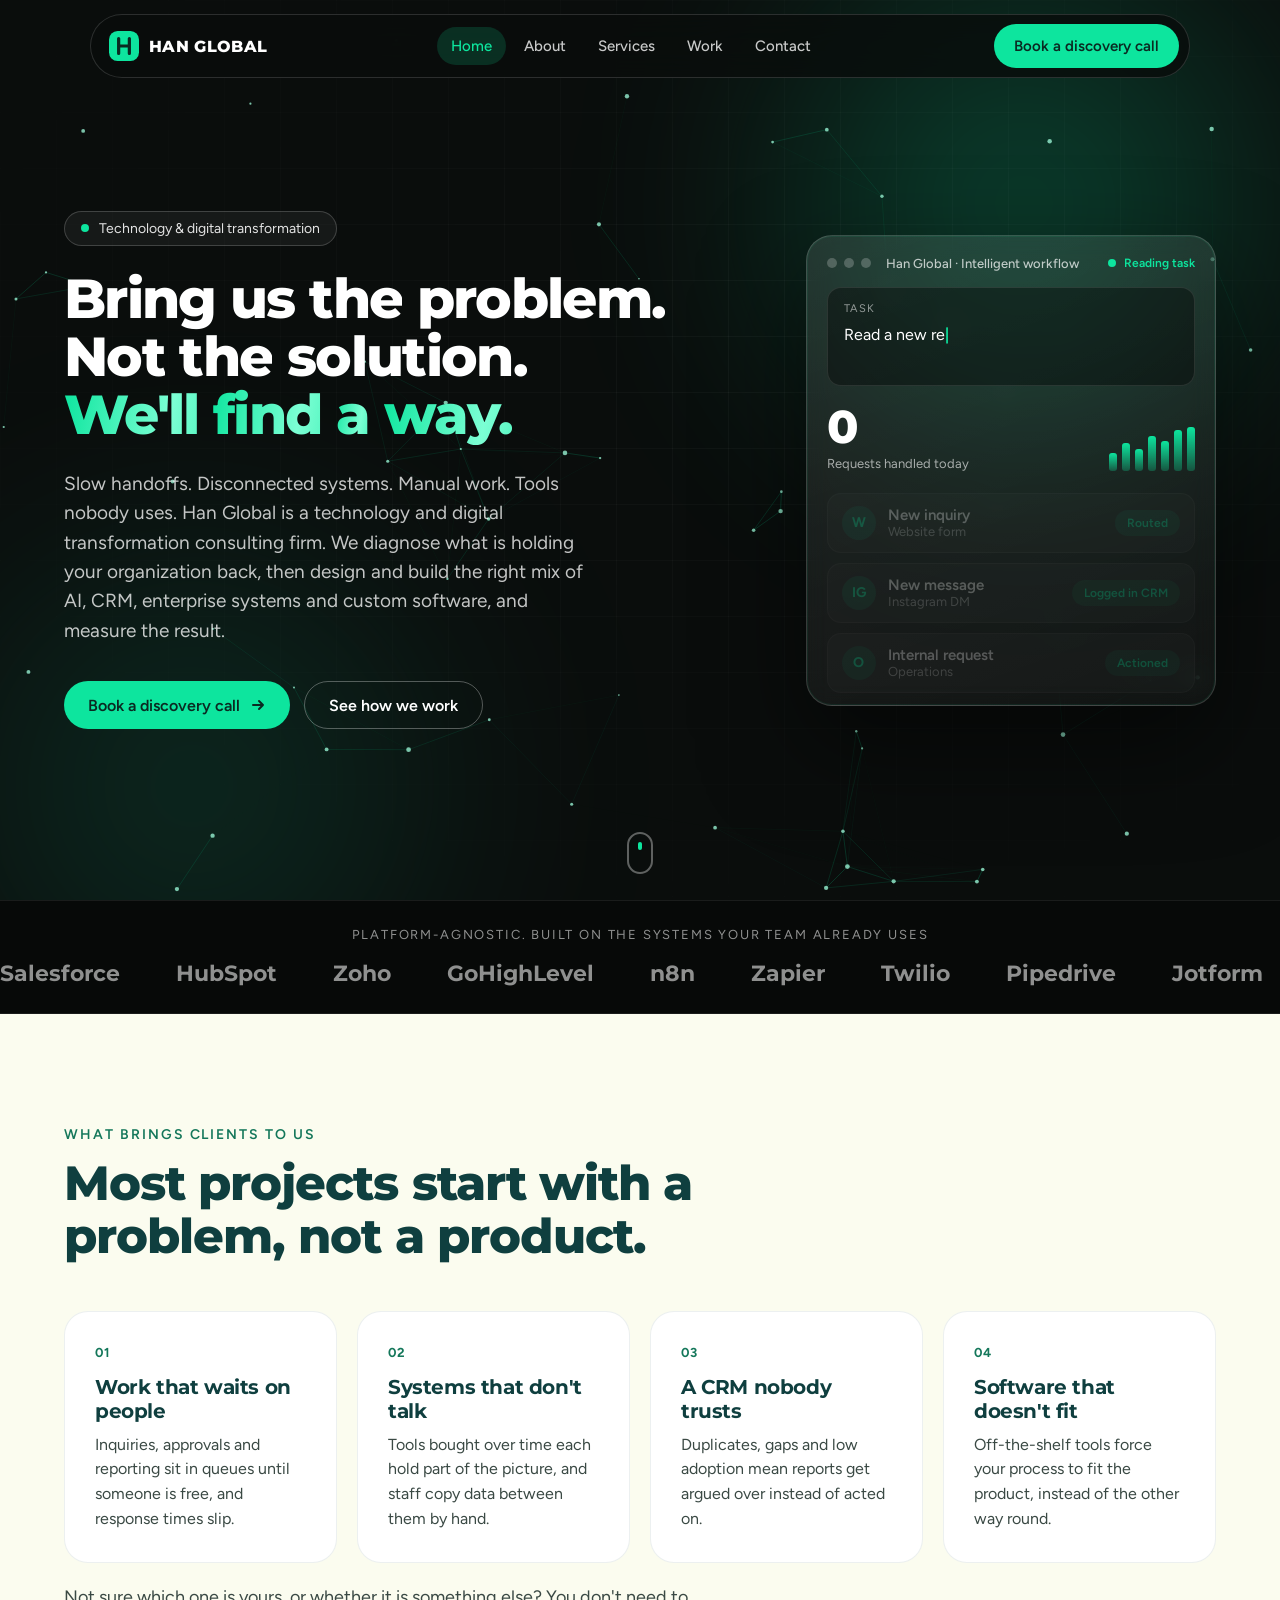
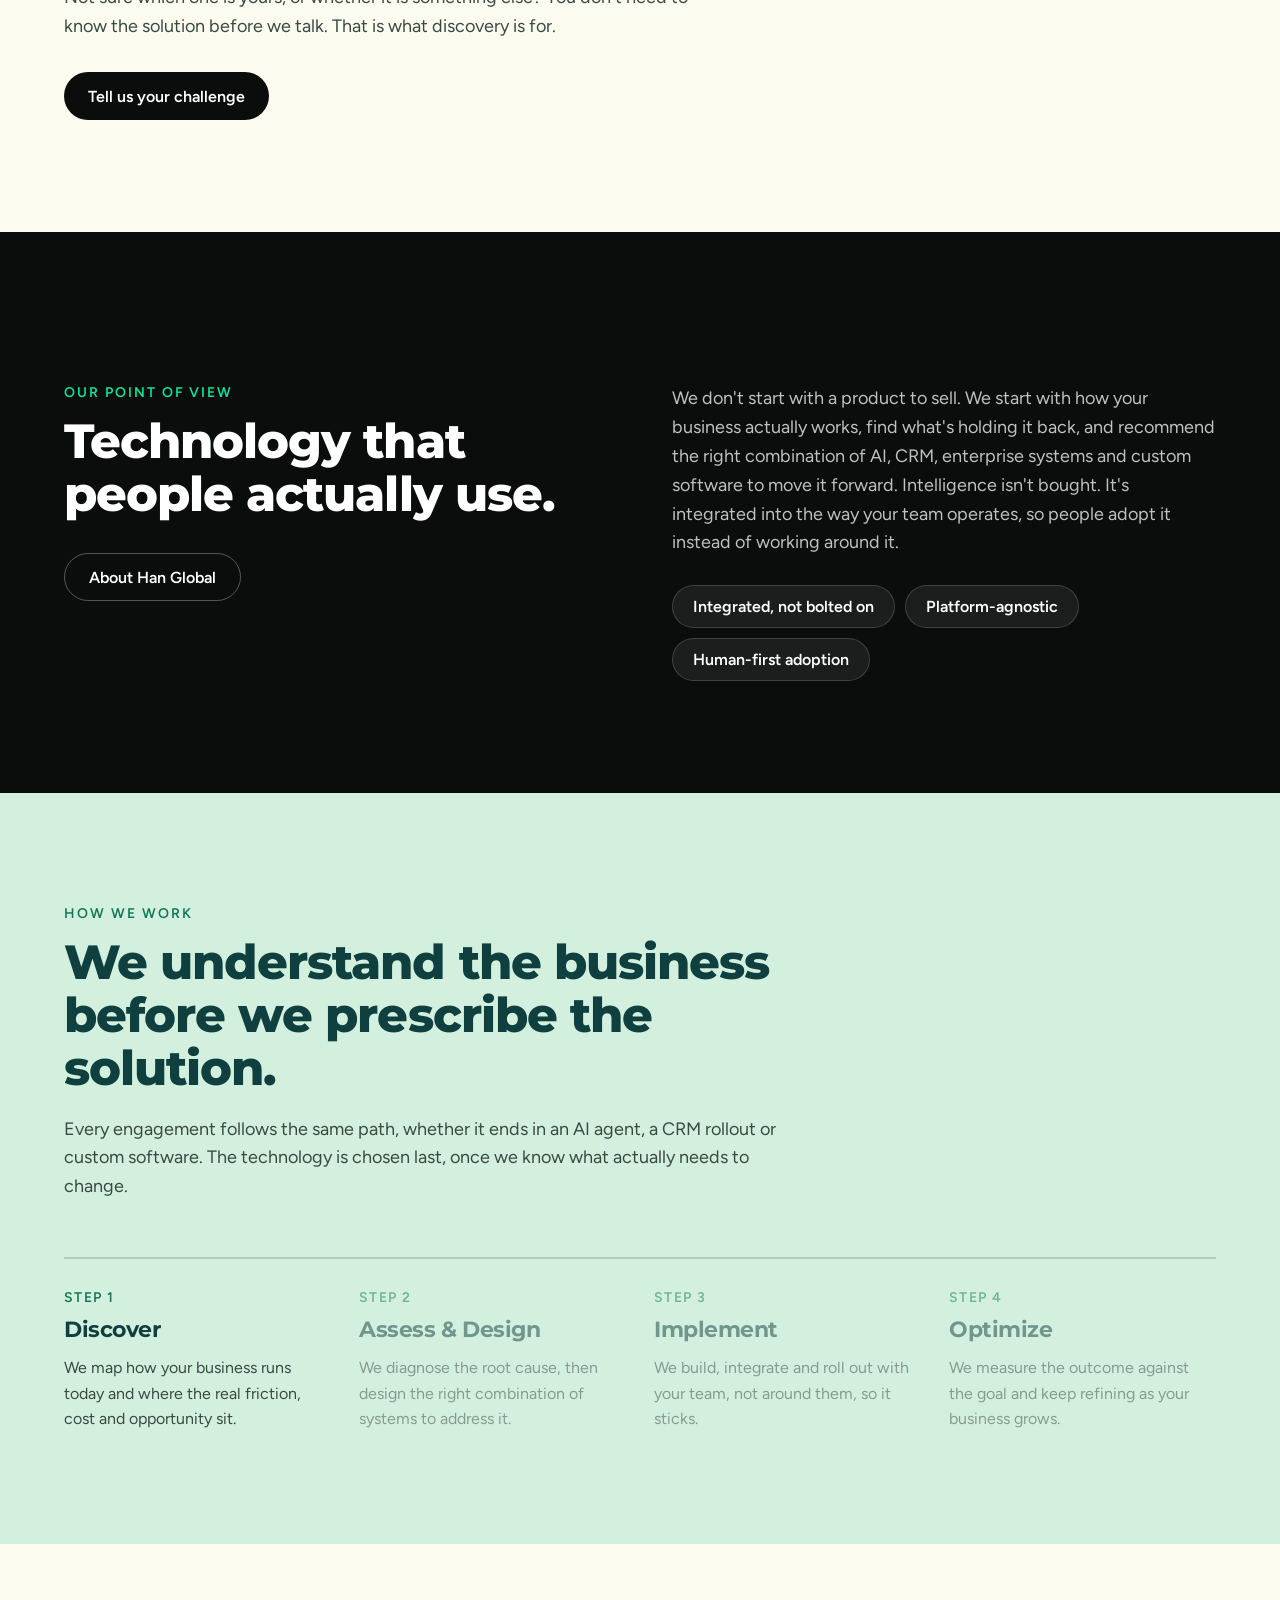
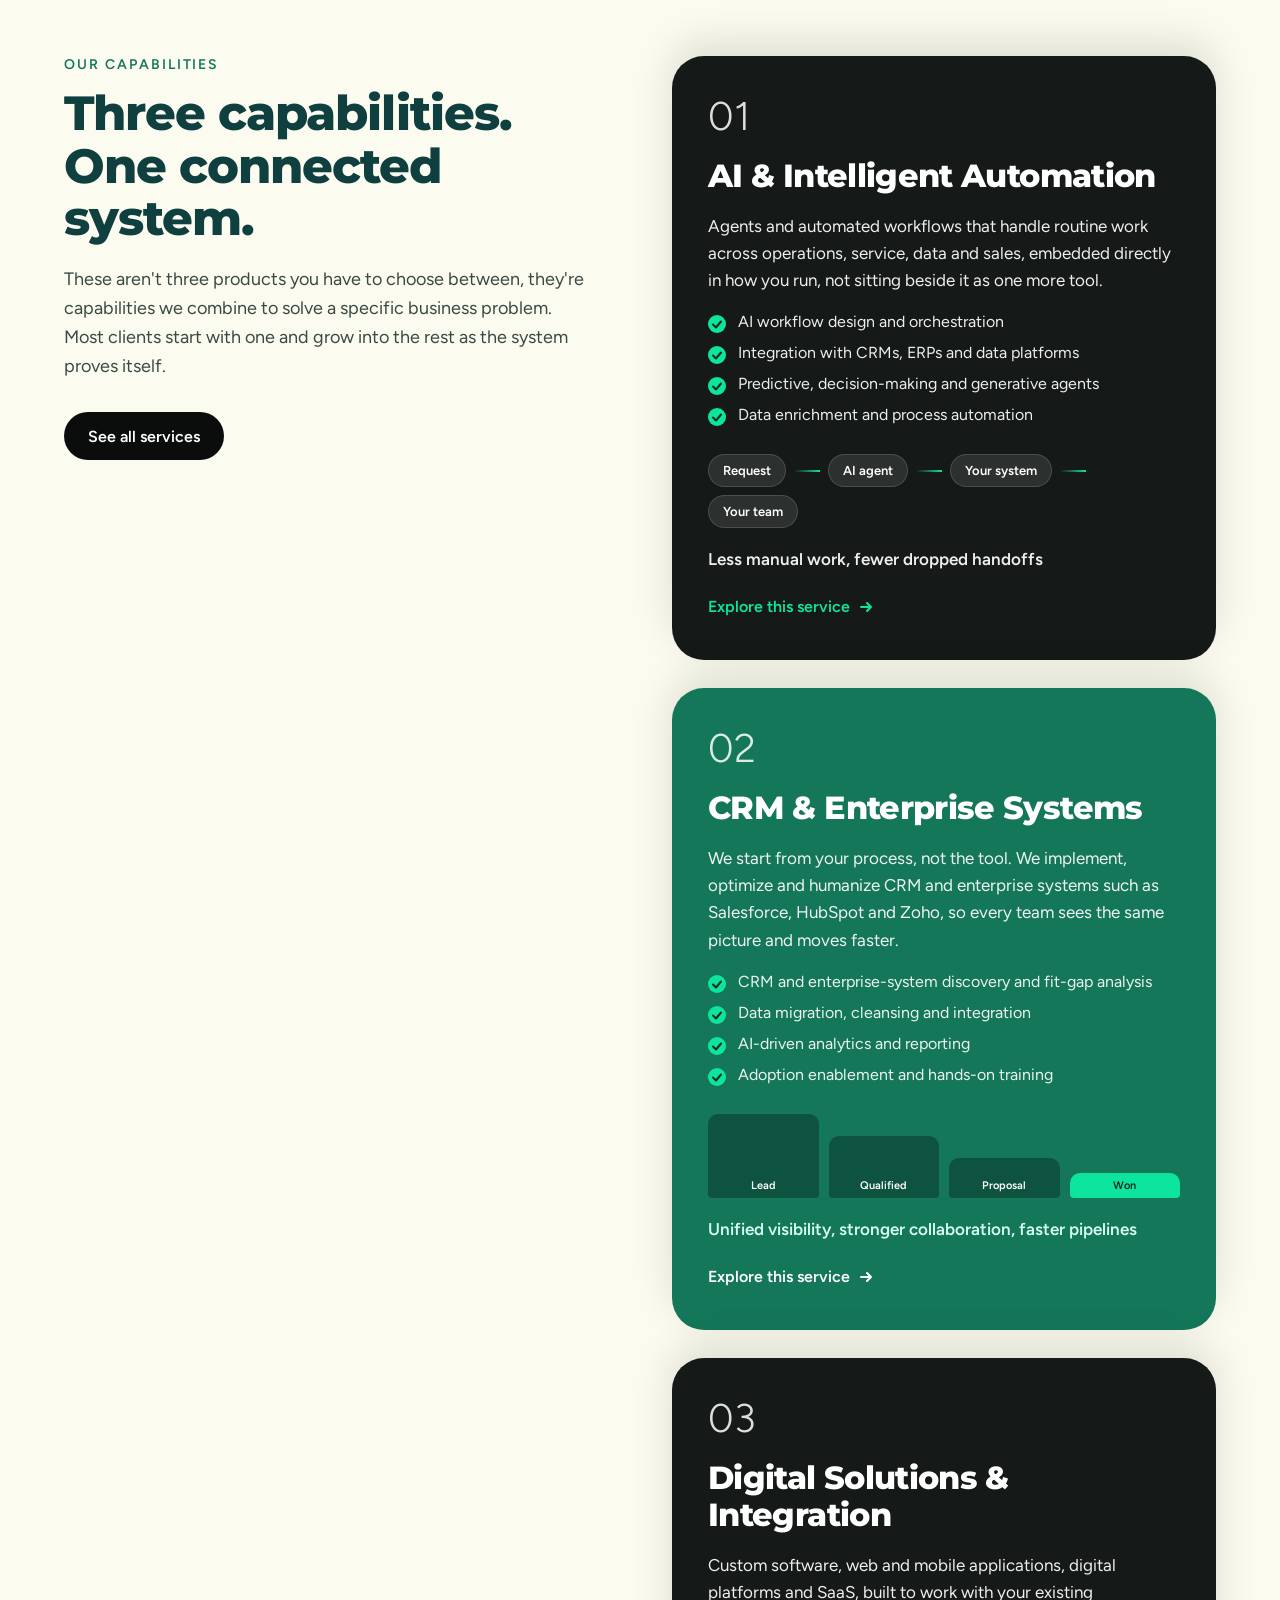
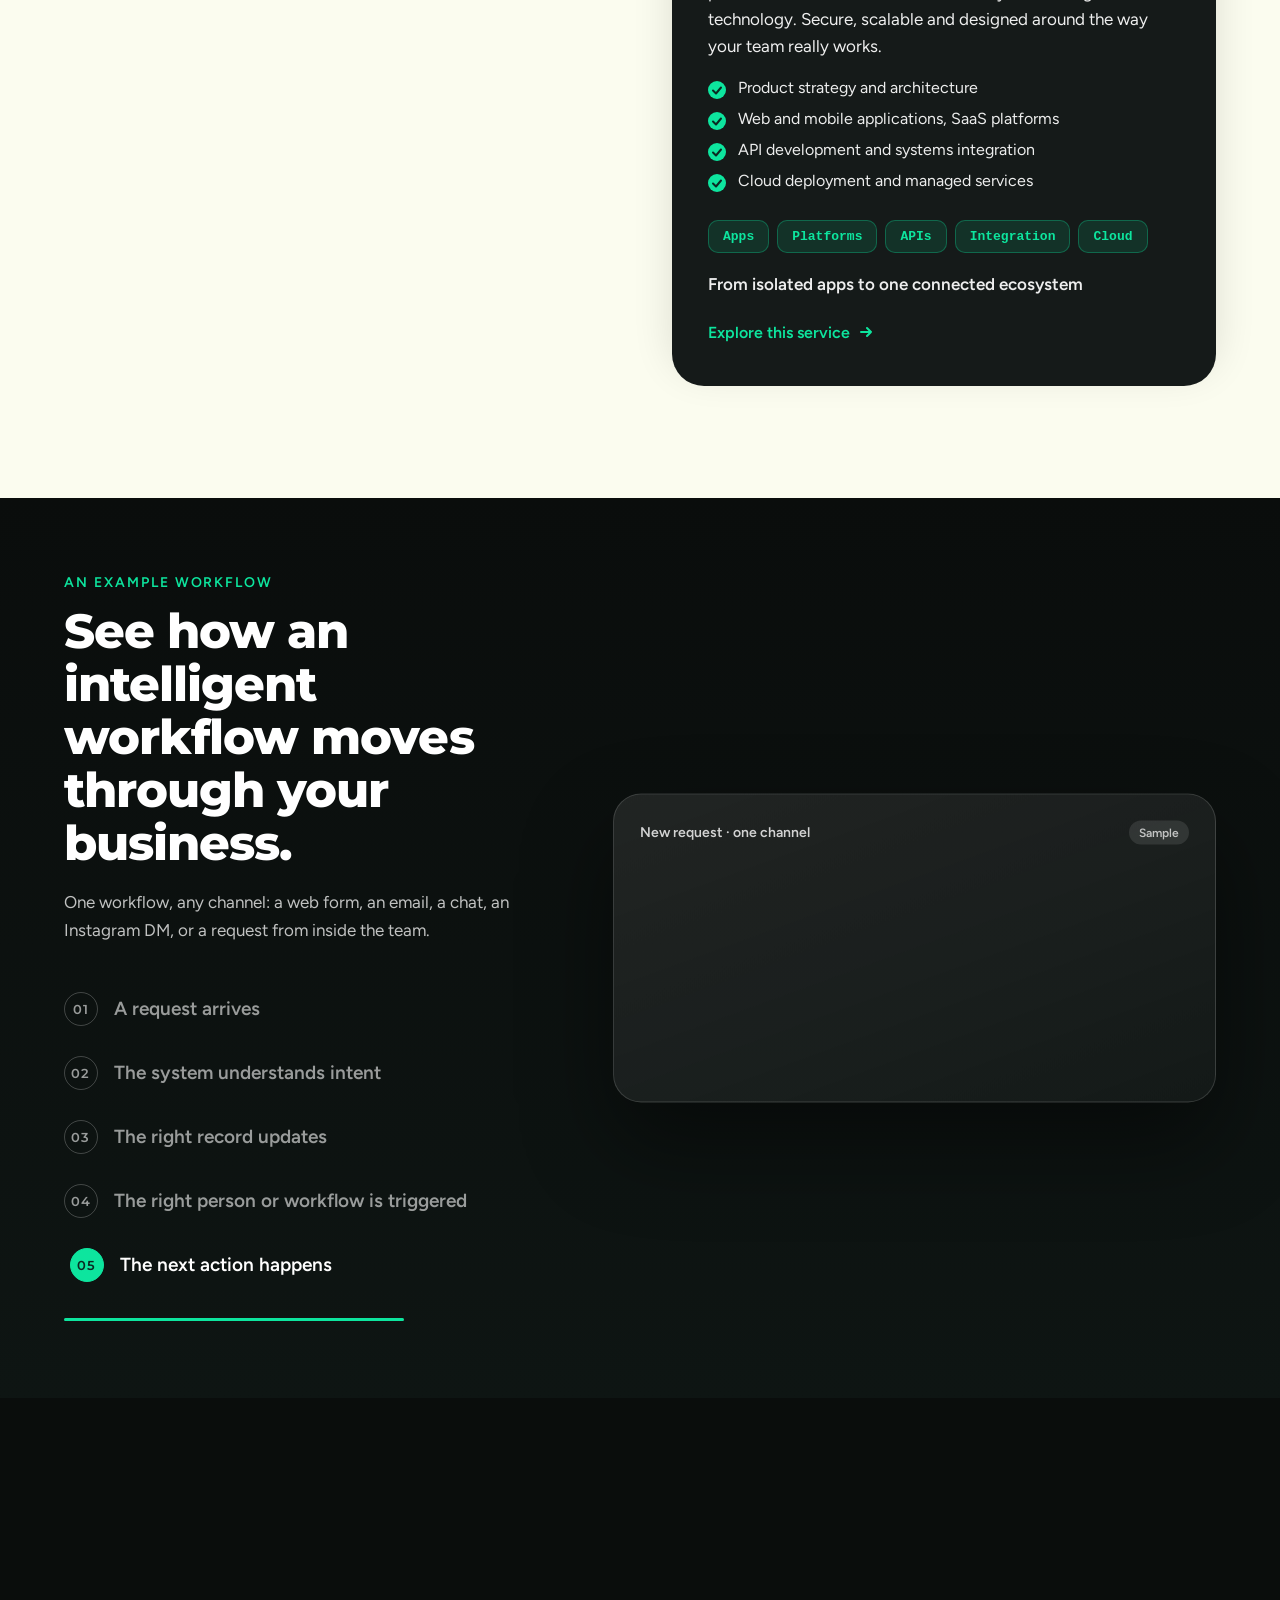
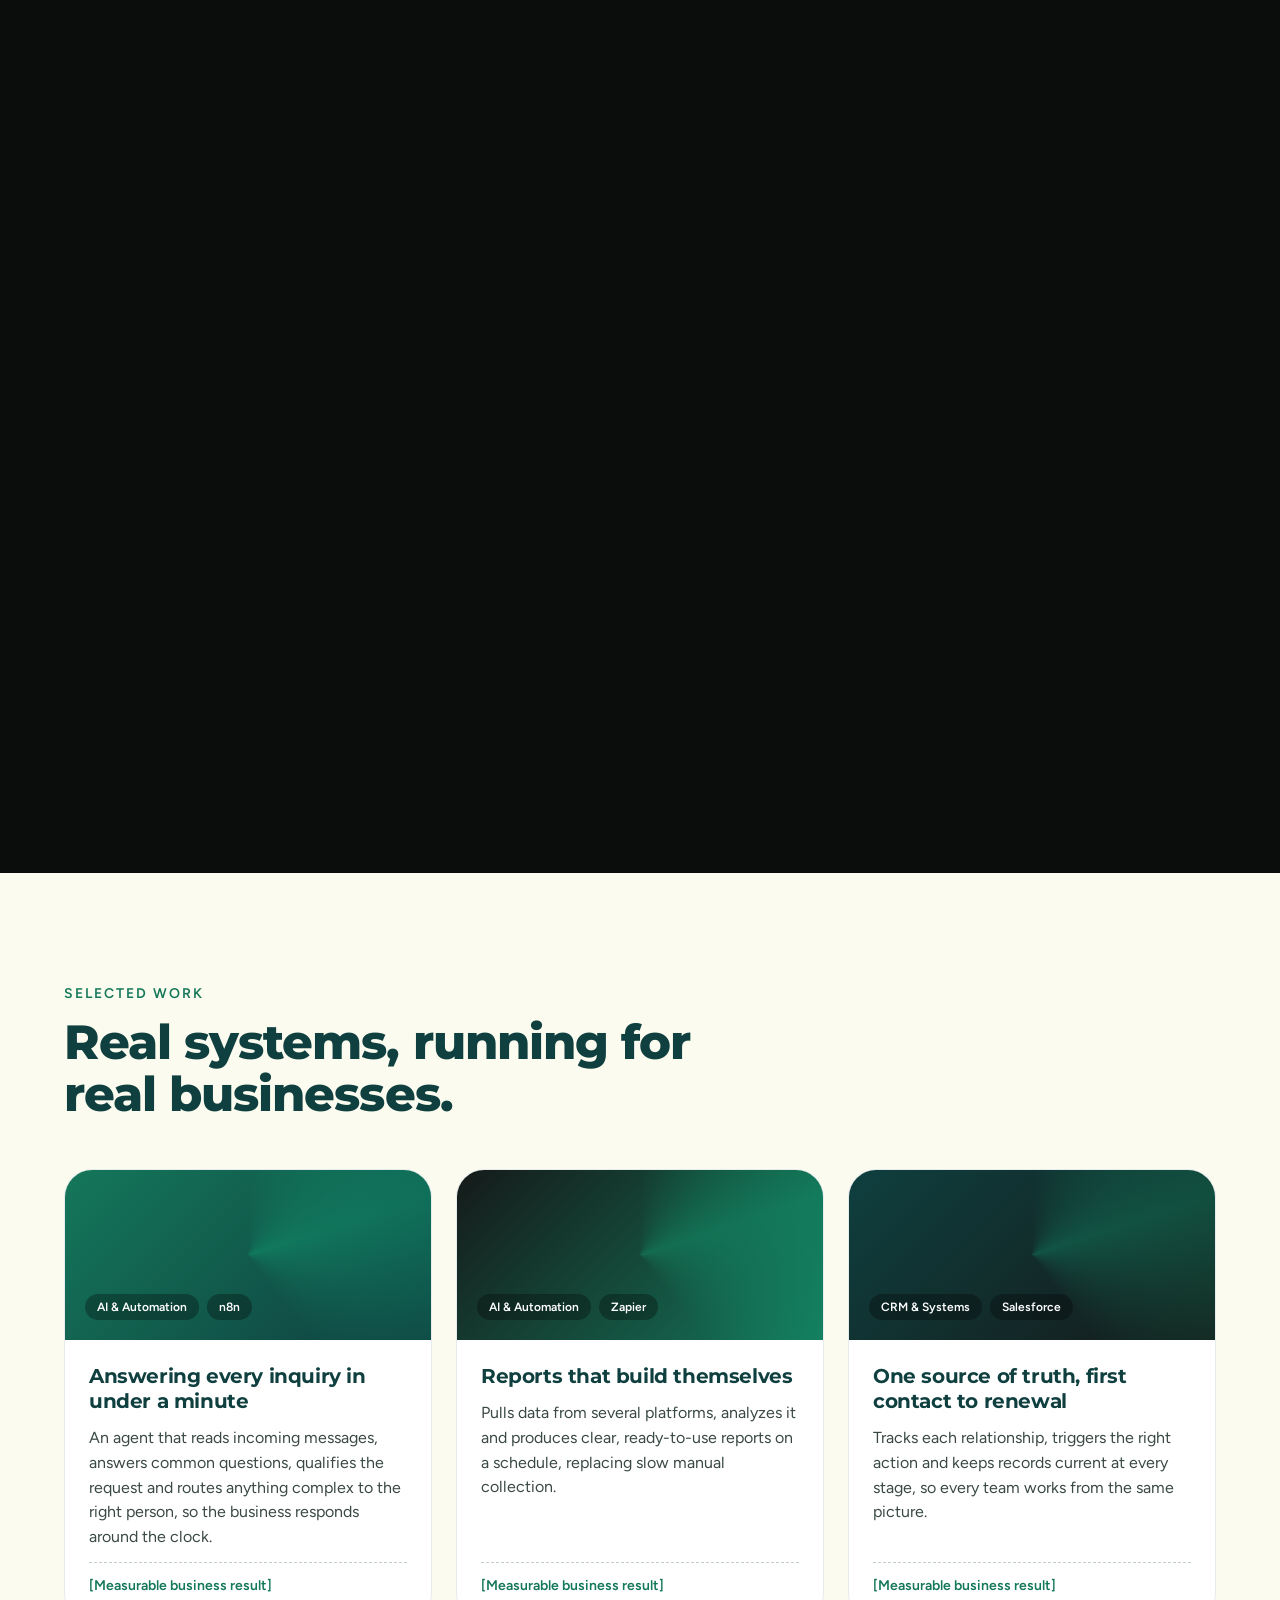
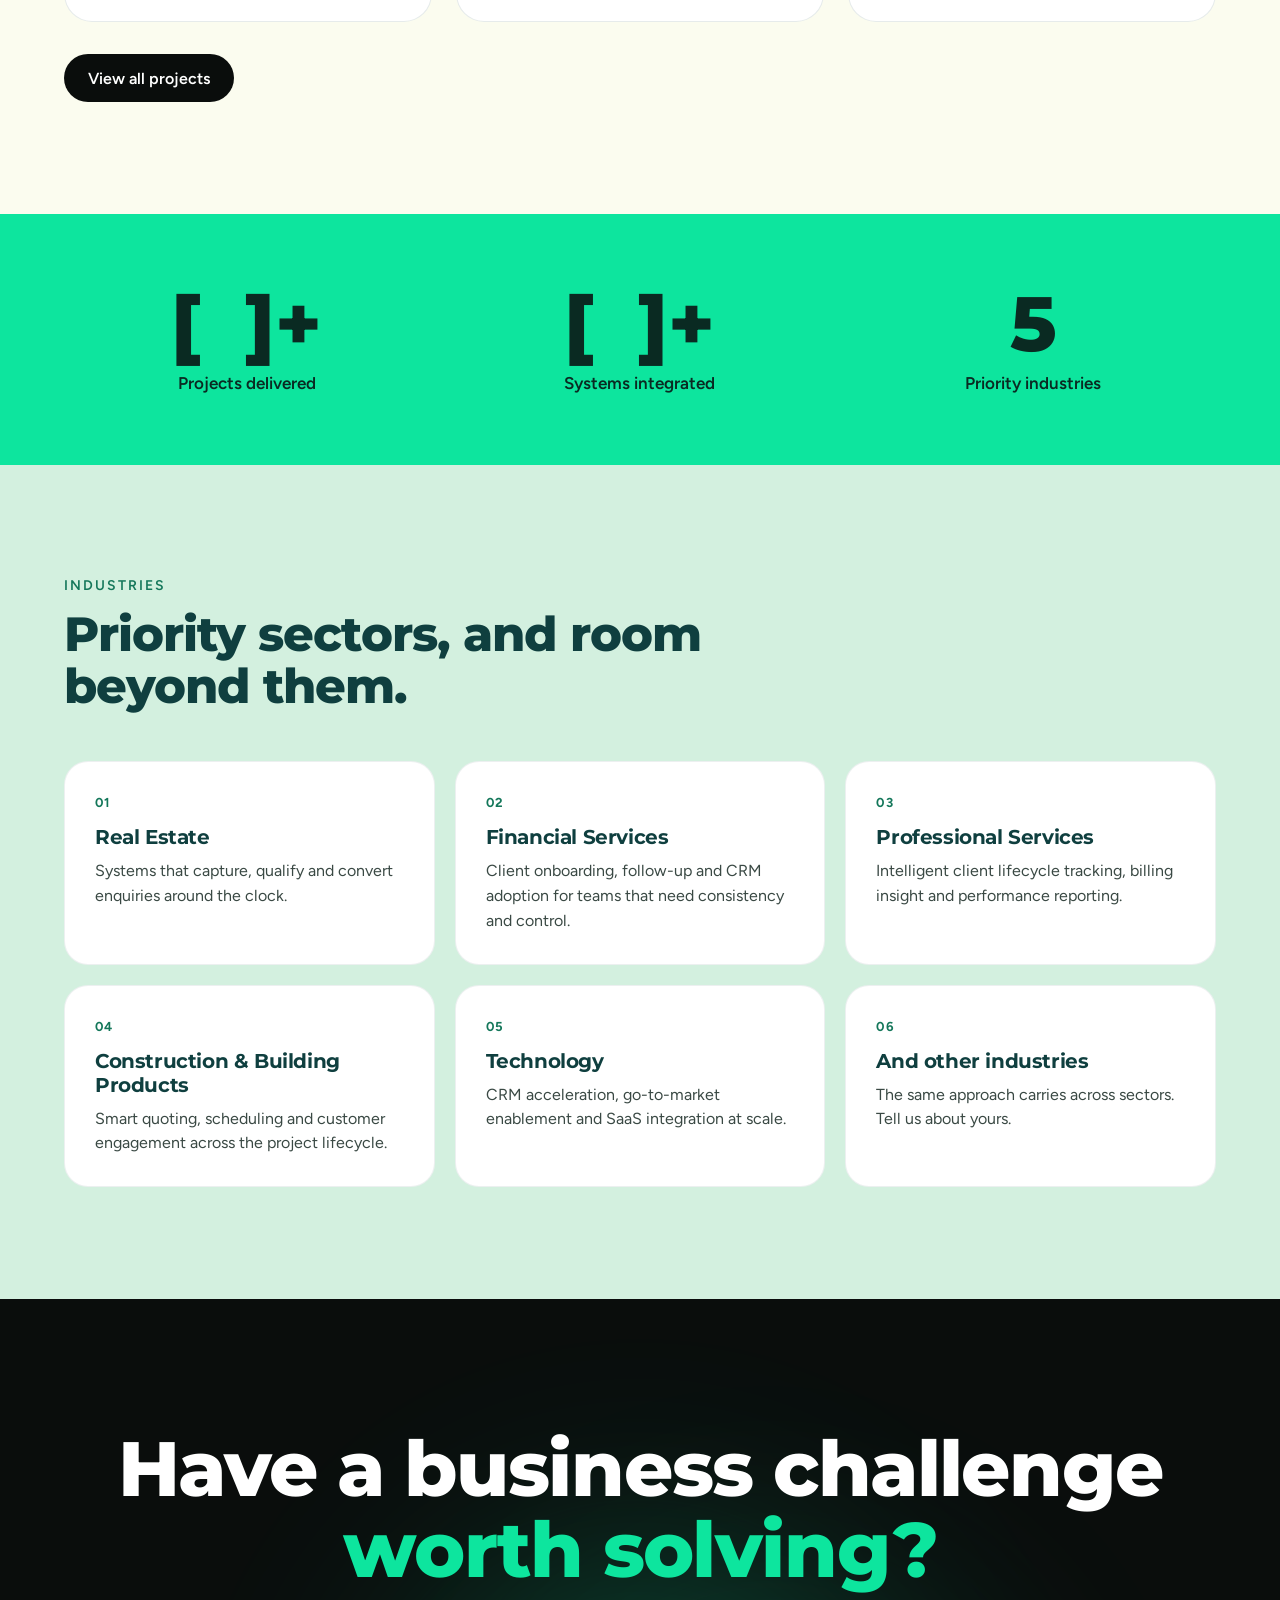
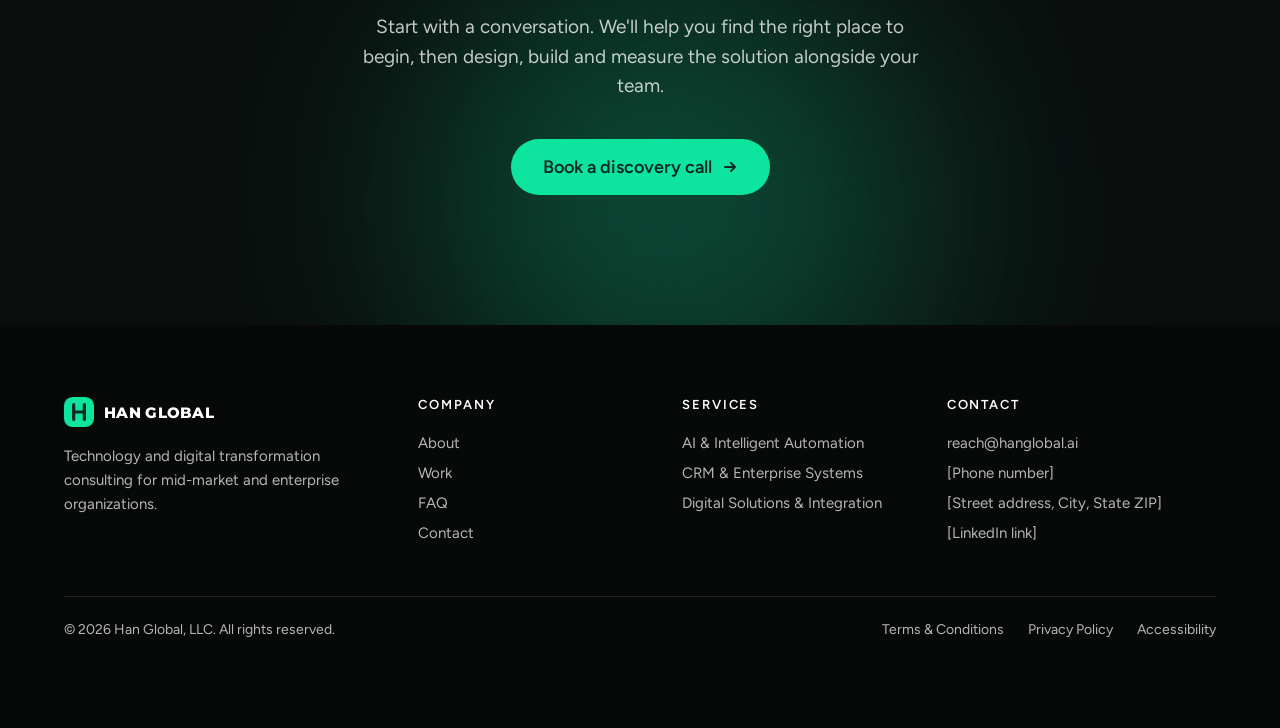
<file: index.html>
<!doctype html>
<html lang="en">
<head>
<meta charset="utf-8">
<meta name="viewport" content="width=device-width, initial-scale=1">
<meta name="robots" content="noindex, nofollow">
<title>Han Global | Technology &amp; Digital Transformation Consulting</title>
<meta name="description" content="Han Global helps mid-market and enterprise organizations diagnose operational challenges and implement the right mix of AI, CRM, enterprise systems and custom software.">
<meta name="theme-color" content="#0A0D0C">
<link rel="preload" href="fonts/montserrat-latin-wght-normal.woff2" as="font" type="font/woff2" crossorigin>
<link rel="preload" href="fonts/figtree-latin-wght-normal.woff2" as="font" type="font/woff2" crossorigin>
<link rel="stylesheet" href="styles.css">
<script>
  document.documentElement.classList.add('js');
  if (/[?&]motion=on/.test(location.search)) document.documentElement.classList.add('force-motion');
  if (document.documentElement.classList.contains('force-motion') || !window.matchMedia('(prefers-reduced-motion: reduce)').matches) {
    document.documentElement.classList.add('anim');
  }
</script>
</head>
<body>
<a class="skip" href="#main">Skip to content</a>
<div class="progress" aria-hidden="true"><i></i></div>

<!-- NAV -->
<header class="navwrap">
  <nav class="nav" aria-label="Main">
    <a class="brand" href="index.html" aria-label="Han Global, home">
      <svg width="30" height="30" viewBox="0 0 28 28" aria-hidden="true"><rect width="28" height="28" rx="8" fill="#0DE59E"/><path d="M9 7v14M19 7v14M9 14h10" stroke="#0A2A22" stroke-width="3" stroke-linecap="round"/></svg>
      <span>HAN GLOBAL</span>
    </a>
    <div class="navlinks" id="navlinks">
      <a href="index.html" class="active" aria-current="page">Home</a><a href="about.html">About</a><a href="services.html">Services</a><a href="work.html">Work</a><a href="contact.html">Contact</a>
    </div>
    <a class="btn btn-neon btn-sm cta-nav mag" href="contact.html">Book a discovery call</a>
    <button class="burger" type="button" aria-label="Open menu" aria-expanded="false" aria-controls="mpanel">
      <svg width="20" height="20" viewBox="0 0 20 20" fill="none" aria-hidden="true"><path d="M3 6h14M3 10h14M3 14h14" stroke="currentColor" stroke-width="2" stroke-linecap="round"/></svg>
    </button>
  </nav>
  <div class="mpanel" id="mpanel" hidden>
    <a href="index.html" class="active" aria-current="page">Home</a><a href="about.html">About</a><a href="services.html">Services</a><a href="work.html">Work</a><a href="contact.html">Contact</a>
    <a class="btn btn-neon" href="contact.html">Book a discovery call</a>
  </div>
</header>

<main id="main">

<!-- HERO -->
<section class="hero" id="top">
  <canvas id="net" aria-hidden="true"></canvas>
  <div class="aurora" aria-hidden="true"><i></i><i></i></div>
  <div class="wrap hero-grid">
    <div class="hero-copy">
      <p class="eyebrow in" style="--d:.05s"><span class="dot"></span>Technology &amp; digital transformation</p>
      <h1 class="h1" aria-label="Bring us the problem. Not the solution. We'll find a way.">
        <span class="ln" aria-hidden="true"><span class="wm"><span class="w" style="--i:0">Bring</span></span> <span class="wm"><span class="w" style="--i:1">us</span></span> <span class="wm"><span class="w" style="--i:2">the</span></span> <span class="wm"><span class="w" style="--i:3">problem.</span></span></span>
        <span class="ln" aria-hidden="true"><span class="wm"><span class="w" style="--i:4">Not</span></span> <span class="wm"><span class="w" style="--i:5">the</span></span> <span class="wm"><span class="w" style="--i:6">solution.</span></span></span>
        <span class="ln grad" aria-hidden="true"><span class="wm"><span class="w" style="--i:7">We'll</span></span> <span class="wm"><span class="w" style="--i:8">find</span></span> <span class="wm"><span class="w" style="--i:9">a</span></span> <span class="wm"><span class="w" style="--i:10">way.</span></span></span>
      </h1>
      <p class="hero-sub in" style="--d:1s">Slow handoffs. Disconnected systems. Manual work. Tools nobody uses. Han Global is a technology and digital transformation consulting firm. We diagnose what is holding your organization back, then design and build the right mix of AI, CRM, enterprise systems and custom software, and measure the result.</p>
      <div class="ctas in" style="--d:1.15s">
        <a class="btn btn-neon mag" href="contact.html">Book a discovery call
          <svg width="16" height="16" viewBox="0 0 16 16" fill="none" aria-hidden="true"><path d="M3 8h10M9 4l4 4-4 4" stroke="currentColor" stroke-width="2" stroke-linecap="round" stroke-linejoin="round"/></svg>
        </a>
        <a class="btn btn-ghost mag" href="#how">See how we work</a>
      </div>
    </div>

    <div class="console in" style="--d:.6s" role="img" aria-label="Illustration of an intelligent workflow handling incoming requests, shown with sample data">
      <div class="c-top">
        <span class="tl"></span><span class="tl"></span><span class="tl"></span>
        <span class="c-title">Han Global · Intelligent workflow</span>
        <span class="live"><span class="dot"></span><span id="status">Reading task</span></span>
      </div>
      <div class="c-prompt"><span class="lbl">Task</span><div class="typed"><span id="typed"></span><span class="caret">|</span></div></div>
      <div class="c-kpi">
        <div><b id="count">0</b><span>Requests handled today</span></div>
        <div class="spark" aria-hidden="true"><i style="--h:40%"></i><i style="--h:62%"></i><i style="--h:48%"></i><i style="--h:78%"></i><i style="--h:66%"></i><i style="--h:92%"></i><i style="--h:100%"></i></div>
      </div>
      <ul class="c-leads">
        <li><span class="av">W</span><div><b>New inquiry</b><span>Website form</span></div><em>Routed</em></li>
        <li><span class="av">IG</span><div><b>New message</b><span>Instagram DM</span></div><em>Logged in CRM</em></li>
        <li><span class="av">O</span><div><b>Internal request</b><span>Operations</span></div><em>Actioned</em></li>
      </ul>
    </div>
  </div>
  <a class="scrollcue" href="#how" aria-label="Scroll to how it works"><span></span></a>
</section>

<!-- TOOLS -->
<div class="marq" aria-label="Platforms we work with">
  <p class="marq-label">Platform-agnostic. Built on the systems your team already uses</p>
  <div class="mtrack" aria-hidden="true">
    <span>Salesforce</span><span>HubSpot</span><span>Zoho</span><span>GoHighLevel</span><span>n8n</span><span>Zapier</span><span>Twilio</span><span>Pipedrive</span><span>Jotform</span><span>Nintex</span>
    <span>Salesforce</span><span>HubSpot</span><span>Zoho</span><span>GoHighLevel</span><span>n8n</span><span>Zapier</span><span>Twilio</span><span>Pipedrive</span><span>Jotform</span><span>Nintex</span>
  </div>
</div>

<!-- CHALLENGES -->
<section class="sec cream" id="challenges" aria-labelledby="chal-h">
  <div class="wrap">
    <p class="kicker rv">What brings clients to us</p>
    <h2 class="h2 rv" id="chal-h" style="max-width:760px">Most projects start with a problem, not a product.</h2>
    <div class="bento four">
      <div class="ind rv"><span class="ind-n">01</span><h3>Work that waits on people</h3><p>Inquiries, approvals and reporting sit in queues until someone is free, and response times slip.</p></div>
      <div class="ind rv"><span class="ind-n">02</span><h3>Systems that don't talk</h3><p>Tools bought over time each hold part of the picture, and staff copy data between them by hand.</p></div>
      <div class="ind rv"><span class="ind-n">03</span><h3>A CRM nobody trusts</h3><p>Duplicates, gaps and low adoption mean reports get argued over instead of acted on.</p></div>
      <div class="ind rv"><span class="ind-n">04</span><h3>Software that doesn't fit</h3><p>Off-the-shelf tools force your process to fit the product, instead of the other way round.</p></div>
    </div>
    <p class="lead-p rv" style="max-width:640px">Not sure which one is yours, or whether it is something else? You don't need to know the solution before we talk. That is what discovery is for.</p>
    <div class="mt rv"><a class="btn btn-dark mag" href="contact.html">Tell us your challenge</a></div>
  </div>
</section>

<!-- POINT OF VIEW -->
<section class="sec dark" id="who" aria-labelledby="who-h">
  <div class="wrap split top">
    <div class="rv">
      <p class="kicker light">Our point of view</p>
      <h2 class="h2 light" id="who-h">Technology that people actually use.</h2>
      <div class="mt"><a class="btn btn-ghost mag" href="about.html">About Han Global</a></div>
    </div>
    <div class="rv">
      <p class="lead-p light" style="margin-top:0;max-width:none">We don't start with a product to sell. We start with how your business actually works, find what's holding it back, and recommend the right combination of AI, CRM, enterprise systems and custom software to move it forward. Intelligence isn't bought. It's integrated into the way your team operates, so people adopt it instead of working around it.</p>
      <div class="chips dk" style="margin-top:28px"><span>Integrated, not bolted on</span><span>Platform-agnostic</span><span>Human-first adoption</span></div>
    </div>
  </div>
</section>

<!-- APPROACH / METHODOLOGY -->
<section class="sec mint" id="approach" aria-labelledby="ap-h">
  <div class="wrap">
    <p class="kicker rv">How we work</p>
    <h2 class="h2 rv" id="ap-h" style="max-width:760px">We understand the business before we prescribe the solution.</h2>
    <p class="lead-p rv" style="max-width:720px">Every engagement follows the same path, whether it ends in an AI agent, a CRM rollout or custom software. The technology is chosen last, once we know what actually needs to change.</p>
    <div class="steps" id="steps">
      <div class="steps-line" aria-hidden="true"><i></i></div>
      <div class="step"><span class="step-n">STEP 1</span><h3>Discover</h3><p>We map how your business runs today and where the real friction, cost and opportunity sit.</p></div>
      <div class="step"><span class="step-n">STEP 2</span><h3>Assess &amp; Design</h3><p>We diagnose the root cause, then design the right combination of systems to address it.</p></div>
      <div class="step"><span class="step-n">STEP 3</span><h3>Implement</h3><p>We build, integrate and roll out with your team, not around them, so it sticks.</p></div>
      <div class="step"><span class="step-n">STEP 4</span><h3>Optimize</h3><p>We measure the outcome against the goal and keep refining as your business grows.</p></div>
    </div>
  </div>
</section>

<!-- CAPABILITIES (SERVICES) -->
<section class="sec cream" id="services">
  <div class="wrap svc-grid">
    <div class="svc-left rv">
      <p class="kicker">Our capabilities</p>
      <h2 class="h2">Three capabilities. One connected system.</h2>
      <p class="lead-p">These aren't three products you have to choose between, they're capabilities we combine to solve a specific business problem. Most clients start with one and grow into the rest as the system proves itself.</p>
      <div class="mt"><a class="btn btn-dark mag" href="services.html">See all services</a></div>
    </div>
    <div class="stack">
      <article class="card c-dark" style="--t:112px">
        <div class="cnum">01</div>
        <h3>AI &amp; Intelligent Automation</h3>
        <p>Agents and automated workflows that handle routine work across operations, service, data and sales, embedded directly in how you run, not sitting beside it as one more tool.</p>
        <ul class="caps">
          <li>AI workflow design and orchestration</li>
          <li>Integration with CRMs, ERPs and data platforms</li>
          <li>Predictive, decision-making and generative agents</li>
          <li>Data enrichment and process automation</li>
        </ul>
        <div class="viz flow" aria-hidden="true"><span>Request</span><i></i><span>AI agent</span><i></i><span>Your system</span><i></i><span>Your team</span></div>
        <p class="impact">Less manual work, fewer dropped handoffs</p>
        <a class="more" href="ai-automation.html">Explore this service <svg width="16" height="16" viewBox="0 0 16 16" fill="none" aria-hidden="true"><path d="M3 8h10M9 4l4 4-4 4" stroke="currentColor" stroke-width="2" stroke-linecap="round" stroke-linejoin="round"/></svg></a>
      </article>
      <article class="card c-green" style="--t:138px">
        <div class="cnum">02</div>
        <h3>CRM &amp; Enterprise Systems</h3>
        <p>We start from your process, not the tool. We implement, optimize and humanize CRM and enterprise systems such as Salesforce, HubSpot and Zoho, so every team sees the same picture and moves faster.</p>
        <ul class="caps">
          <li>CRM and enterprise-system discovery and fit-gap analysis</li>
          <li>Data migration, cleansing and integration</li>
          <li>AI-driven analytics and reporting</li>
          <li>Adoption enablement and hands-on training</li>
        </ul>
        <div class="viz pipe" aria-hidden="true"><div style="--h:100%">Lead</div><div style="--h:74%">Qualified</div><div style="--h:48%">Proposal</div><div class="won" style="--h:30%">Won</div></div>
        <p class="impact">Unified visibility, stronger collaboration, faster pipelines</p>
        <a class="more" href="crm-enterprise.html">Explore this service <svg width="16" height="16" viewBox="0 0 16 16" fill="none" aria-hidden="true"><path d="M3 8h10M9 4l4 4-4 4" stroke="currentColor" stroke-width="2" stroke-linecap="round" stroke-linejoin="round"/></svg></a>
      </article>
      <article class="card c-dark" style="--t:164px">
        <div class="cnum">03</div>
        <h3>Digital Solutions &amp; Integration</h3>
        <p>Custom software, web and mobile applications, digital platforms and SaaS, built to work with your existing technology. Secure, scalable and designed around the way your team really works.</p>
        <ul class="caps">
          <li>Product strategy and architecture</li>
          <li>Web and mobile applications, SaaS platforms</li>
          <li>API development and systems integration</li>
          <li>Cloud deployment and managed services</li>
        </ul>
        <div class="viz tags" aria-hidden="true"><span>Apps</span><span>Platforms</span><span>APIs</span><span>Integration</span><span>Cloud</span></div>
        <p class="impact">From isolated apps to one connected ecosystem</p>
        <a class="more" href="digital-solutions.html">Explore this service <svg width="16" height="16" viewBox="0 0 16 16" fill="none" aria-hidden="true"><path d="M3 8h10M9 4l4 4-4 4" stroke="currentColor" stroke-width="2" stroke-linecap="round" stroke-linejoin="round"/></svg></a>
      </article>
    </div>
  </div>
</section>

<!-- WORKFLOW EXAMPLE (scroll story) -->
<section class="journey" id="how" aria-labelledby="how-h">
  <div class="journey-pin">
    <div class="wrap journey-grid">
      <div class="j-left">
        <p class="kicker light">An example workflow</p>
        <h2 class="h2 light" id="how-h">See how an intelligent workflow moves through your business.</h2>
        <p class="lead-p light" style="max-width:none;font-size:17px">One workflow, any channel: a web form, an email, a chat, an Instagram DM, or a request from inside the team.</p>
        <ol class="j-steps">
          <li class="on"><span>01</span>A request arrives</li>
          <li><span>02</span>The system understands intent</li>
          <li><span>03</span>The right record updates</li>
          <li><span>04</span>The right person or workflow is triggered</li>
          <li><span>05</span>The next action happens</li>
        </ol>
        <p class="j-now" aria-hidden="true">A request arrives</p>
        <div class="j-meter" aria-hidden="true"><i></i></div>
      </div>
      <div class="j-right">
        <div class="j-stage">

          <article class="panel" data-step="0">
            <div class="card-h"><span>New request · one channel</span><em>Sample</em></div>
            <div class="chat">
              <p class="bub in-b" data-r>Hi — our client follow-ups keep slipping through the cracks. Can you help us fix that?</p>
              <p class="typing" data-r aria-hidden="true"><i></i><i></i><i></i></p>
              <p class="bub out-b" data-r>Absolutely. Where do these requests usually come in, and which systems do you use today?</p>
            </div>
          </article>

          <article class="panel" data-step="1">
            <div class="card-h"><span>Understanding intent</span><em>Sample</em></div>
            <ul class="checks">
              <li data-r><b>Request type</b><span>Follow-up handling</span><i></i></li>
              <li data-r><b>Priority</b><span>High</span><i></i></li>
              <li data-r><b>Relevant system</b><span>CRM + inbox</span><i></i></li>
              <li data-r><b>Owner</b><span>Client success</span><i></i></li>
            </ul>
            <div class="score" data-r><svg viewBox="0 0 60 60" aria-hidden="true"><circle cx="30" cy="30" r="25" class="trk"/><circle cx="30" cy="30" r="25" class="val"/></svg><div><b>Understood</b><span>Routed with full context</span></div></div>
          </article>

          <article class="panel" data-step="2">
            <div class="card-h"><span>The right system updates</span><em>Sample</em></div>
            <dl class="fields">
              <div data-r><dt>Contact</dt><dd>[Sample contact]</dd></div>
              <div data-r><dt>Record</dt><dd>[Sample company]</dd></div>
              <div data-r><dt>Source</dt><dd>One channel of many</dd></div>
              <div data-r><dt>Stage</dt><dd><em class="pill">Logged</em></dd></div>
              <div data-r><dt>Owner</dt><dd>Client success</dd></div>
              <div data-r><dt>Notes</dt><dd>Summarized automatically</dd></div>
            </dl>
          </article>

          <article class="panel" data-step="3">
            <div class="card-h"><span>The right person or workflow is triggered</span><em>Sample</em></div>
            <ul class="checks">
              <li data-r><b>Assigned to</b><span>Client success</span><i></i></li>
              <li data-r><b>Workflow started</b><span>Follow-up sequence</span><i></i></li>
              <li data-r><b>Notified</b><span>Owner + manager</span><i></i></li>
            </ul>
          </article>

          <article class="panel" data-step="4">
            <div class="card-h"><span>The next action happens</span><em>Sample</em></div>
            <div class="cal">
              <div class="cal-days" data-r><span>Wed</span><span class="sel">Thu</span><span>Fri</span></div>
              <div class="slot" data-r><b>10:30</b><span>Next step scheduled · sample</span></div>
              <ul class="done">
                <li data-r>The right person is notified</li>
                <li data-r>The record stays in sync</li>
                <li data-r>Nothing slips through</li>
              </ul>
            </div>
          </article>

        </div>
      </div>
    </div>
  </div>
</section>

<!-- PROOF: WORK -->
<section class="sec cream" id="work" aria-labelledby="work-h">
  <div class="wrap">
    <p class="kicker">Selected work</p>
    <h2 class="h2" id="work-h" style="max-width:700px">Real systems, running for real businesses.</h2>
    <div class="work-grid">
      <article class="work rv">
        <div class="work-top t1"><span>AI &amp; Automation</span><span>n8n</span></div>
        <div class="work-body">
          <h3>Answering every inquiry in under a minute</h3>
          <p>An agent that reads incoming messages, answers common questions, qualifies the request and routes anything complex to the right person, so the business responds around the clock.</p>
          <p class="result">[Measurable business result]</p>
        </div>
      </article>
      <article class="work rv">
        <div class="work-top t2"><span>AI &amp; Automation</span><span>Zapier</span></div>
        <div class="work-body">
          <h3>Reports that build themselves</h3>
          <p>Pulls data from several platforms, analyzes it and produces clear, ready-to-use reports on a schedule, replacing slow manual collection.</p>
          <p class="result">[Measurable business result]</p>
        </div>
      </article>
      <article class="work rv">
        <div class="work-top t3"><span>CRM &amp; Systems</span><span>Salesforce</span></div>
        <div class="work-body">
          <h3>One source of truth, first contact to renewal</h3>
          <p>Tracks each relationship, triggers the right action and keeps records current at every stage, so every team works from the same picture.</p>
          <p class="result">[Measurable business result]</p>
        </div>
      </article>
    </div>
    <div class="mt"><a class="btn btn-dark mag" href="work.html">View all projects</a></div>
  </div>
</section>

<!-- PROOF: STATS -->
<section class="neon">
  <div class="wrap">
    <div class="stats">
      <div class="rv"><b class="stat-n">[&nbsp;&nbsp;]+</b><span>Projects delivered</span></div>
      <div class="rv"><b class="stat-n">[&nbsp;&nbsp;]+</b><span>Systems integrated</span></div>
      <div class="rv"><b class="stat-n">5</b><span>Priority industries</span></div>
    </div>
  </div>
</section>

<!-- INDUSTRIES -->
<section class="sec mint" id="industries" aria-labelledby="ind-h">
  <div class="wrap">
    <p class="kicker">Industries</p>
    <h2 class="h2" id="ind-h" style="max-width:700px">Priority sectors, and room beyond them.</h2>
    <div class="bento">
      <div class="ind rv"><span class="ind-n">01</span><h3>Real Estate</h3><p>Systems that capture, qualify and convert enquiries around the clock.</p></div>
      <div class="ind rv"><span class="ind-n">02</span><h3>Financial Services</h3><p>Client onboarding, follow-up and CRM adoption for teams that need consistency and control.</p></div>
      <div class="ind rv"><span class="ind-n">03</span><h3>Professional Services</h3><p>Intelligent client lifecycle tracking, billing insight and performance reporting.</p></div>
      <div class="ind rv"><span class="ind-n">04</span><h3>Construction &amp; Building Products</h3><p>Smart quoting, scheduling and customer engagement across the project lifecycle.</p></div>
      <div class="ind rv"><span class="ind-n">05</span><h3>Technology</h3><p>CRM acceleration, go-to-market enablement and SaaS integration at scale.</p></div>
      <div class="ind rv"><span class="ind-n">06</span><h3>And other industries</h3><p>The same approach carries across sectors. Tell us about yours.</p></div>
    </div>
  </div>
</section>

<!-- CTA -->
<section class="cta" id="cta">
  <div class="aurora" aria-hidden="true"><i></i><i></i></div>
  <div class="wrap">
    <h2 class="cta-h rv">Have a business challenge<br><span>worth solving?</span></h2>
    <p class="rv">Start with a conversation. We'll help you find the right place to begin, then design, build and measure the solution alongside your team.</p>
    <div class="mt rv"><a class="btn btn-neon btn-lg mag" href="contact.html">Book a discovery call
      <svg width="16" height="16" viewBox="0 0 16 16" fill="none" aria-hidden="true"><path d="M3 8h10M9 4l4 4-4 4" stroke="currentColor" stroke-width="2" stroke-linecap="round" stroke-linejoin="round"/></svg></a></div>
  </div>
</section>

</main>

<footer class="foot">
  <div class="wrap">
    <div class="foot-grid">
      <div>
        <a class="brand" href="index.html" aria-label="Han Global, home">
          <svg width="30" height="30" viewBox="0 0 28 28" aria-hidden="true"><rect width="28" height="28" rx="8" fill="#0DE59E"/><path d="M9 7v14M19 7v14M9 14h10" stroke="#0A2A22" stroke-width="3" stroke-linecap="round"/></svg>
          <span>HAN GLOBAL</span>
        </a>
        <p class="foot-blurb">Technology and digital transformation consulting for mid-market and enterprise organizations.</p>
      </div>
      <div><h3>Company</h3><a href="about.html">About</a><a href="work.html">Work</a><a href="contact.html#faq">FAQ</a><a href="contact.html">Contact</a></div>
      <div><h3>Services</h3><a href="ai-automation.html">AI &amp; Intelligent Automation</a><a href="crm-enterprise.html">CRM &amp; Enterprise Systems</a><a href="digital-solutions.html">Digital Solutions &amp; Integration</a></div>
      <div><h3>Contact</h3><a href="mailto:reach@hanglobal.ai">reach@hanglobal.ai</a><span>[Phone number]</span><span>[Street address, City, State ZIP]</span><span>[LinkedIn link]</span></div>
    </div>
    <div class="legal">
      <span>© 2026 Han Global, LLC. All rights reserved.</span>
      <span class="legal-links"><a href="#top">Terms &amp; Conditions</a><a href="#top">Privacy Policy</a><a href="#top">Accessibility</a></span>
    </div>
  </div>
</footer>

<script src="vendor/gsap.min.js" defer></script>
<script src="vendor/ScrollTrigger.min.js" defer></script>
<script src="main.js" defer></script>
</body>
</html>
</file>
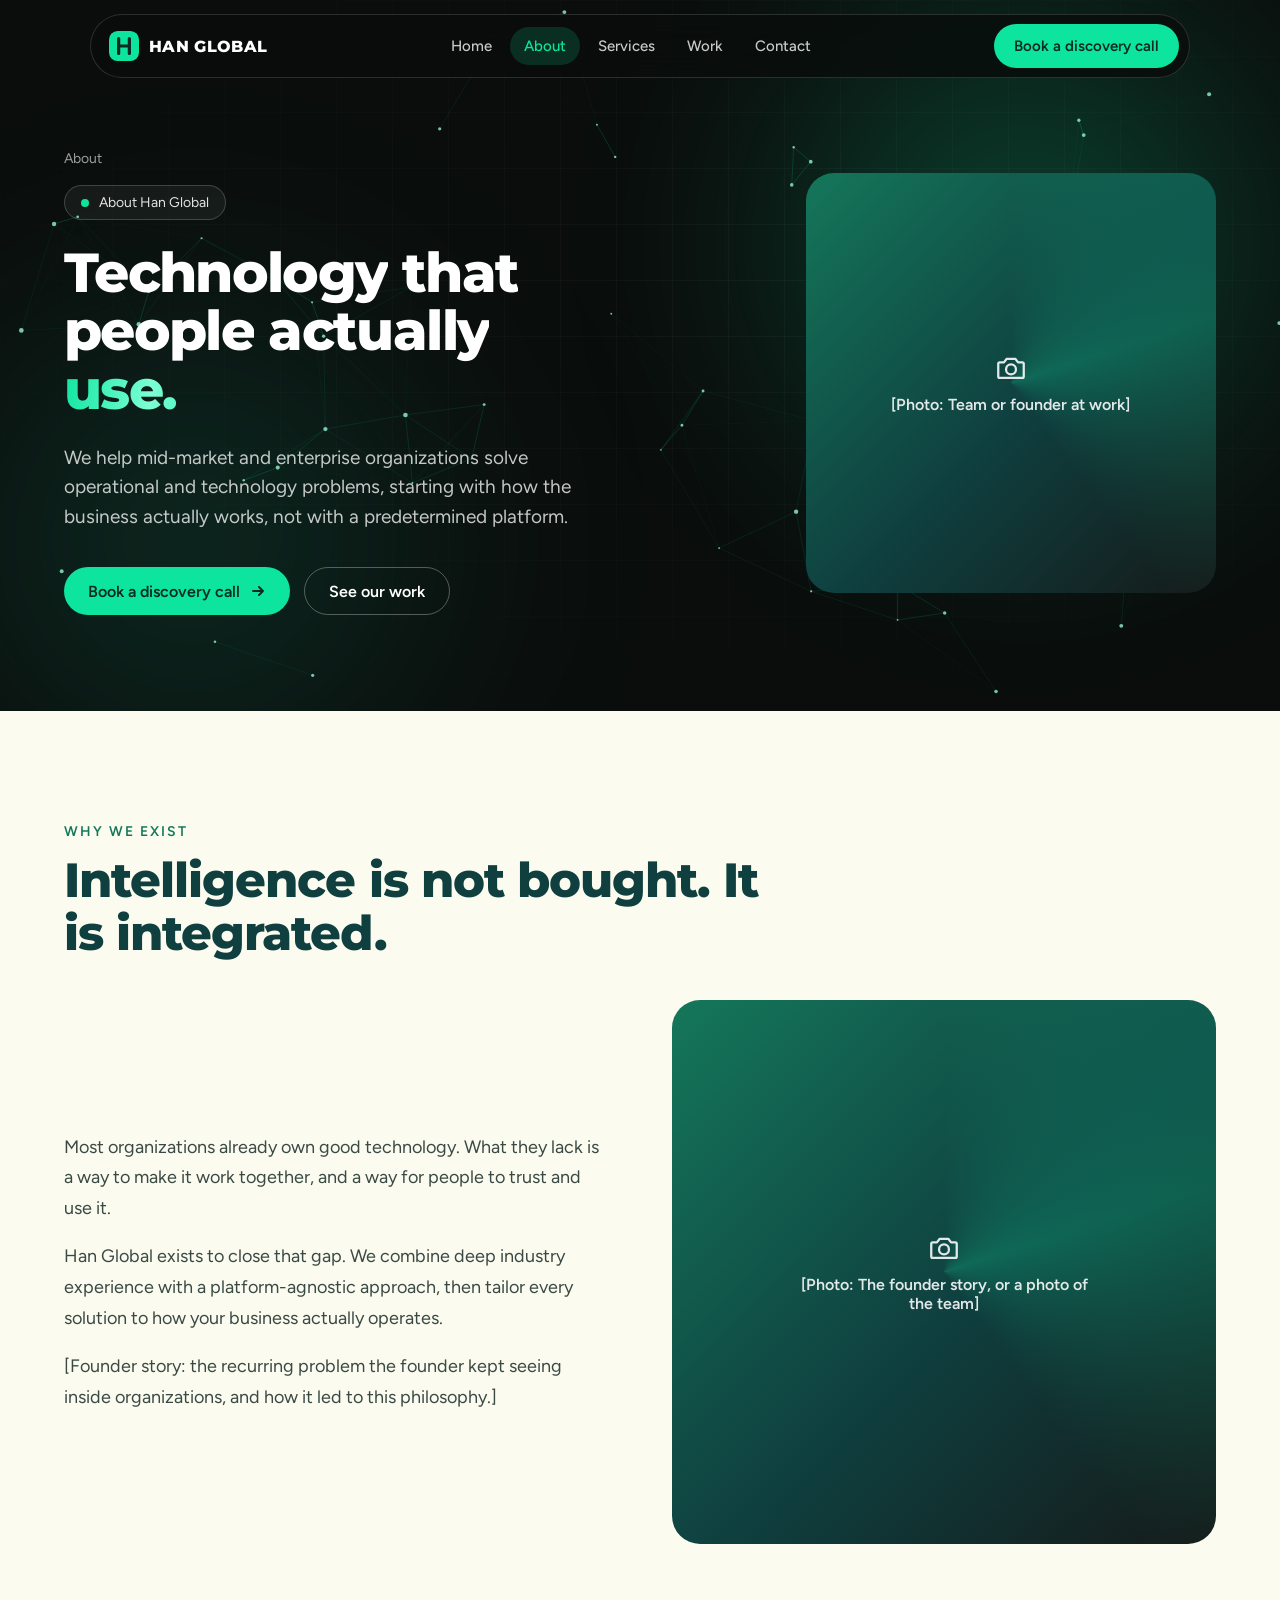
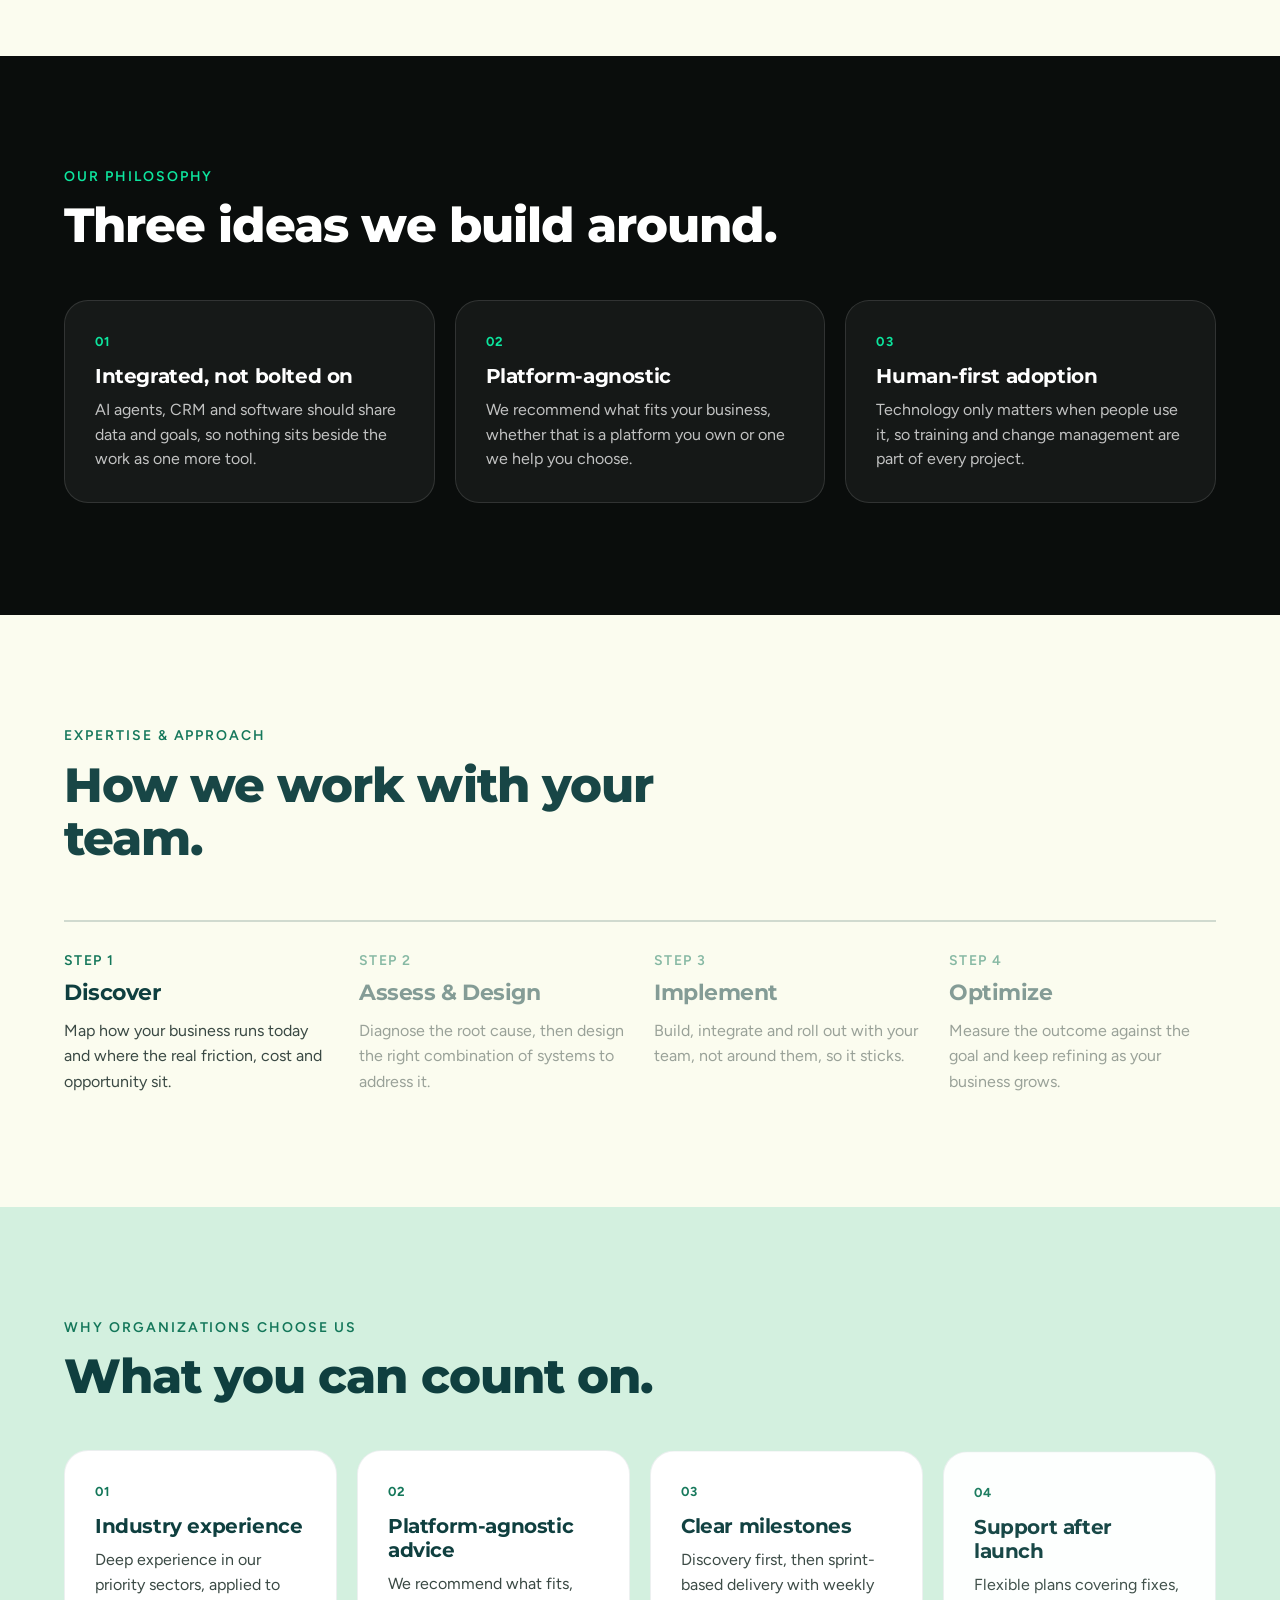
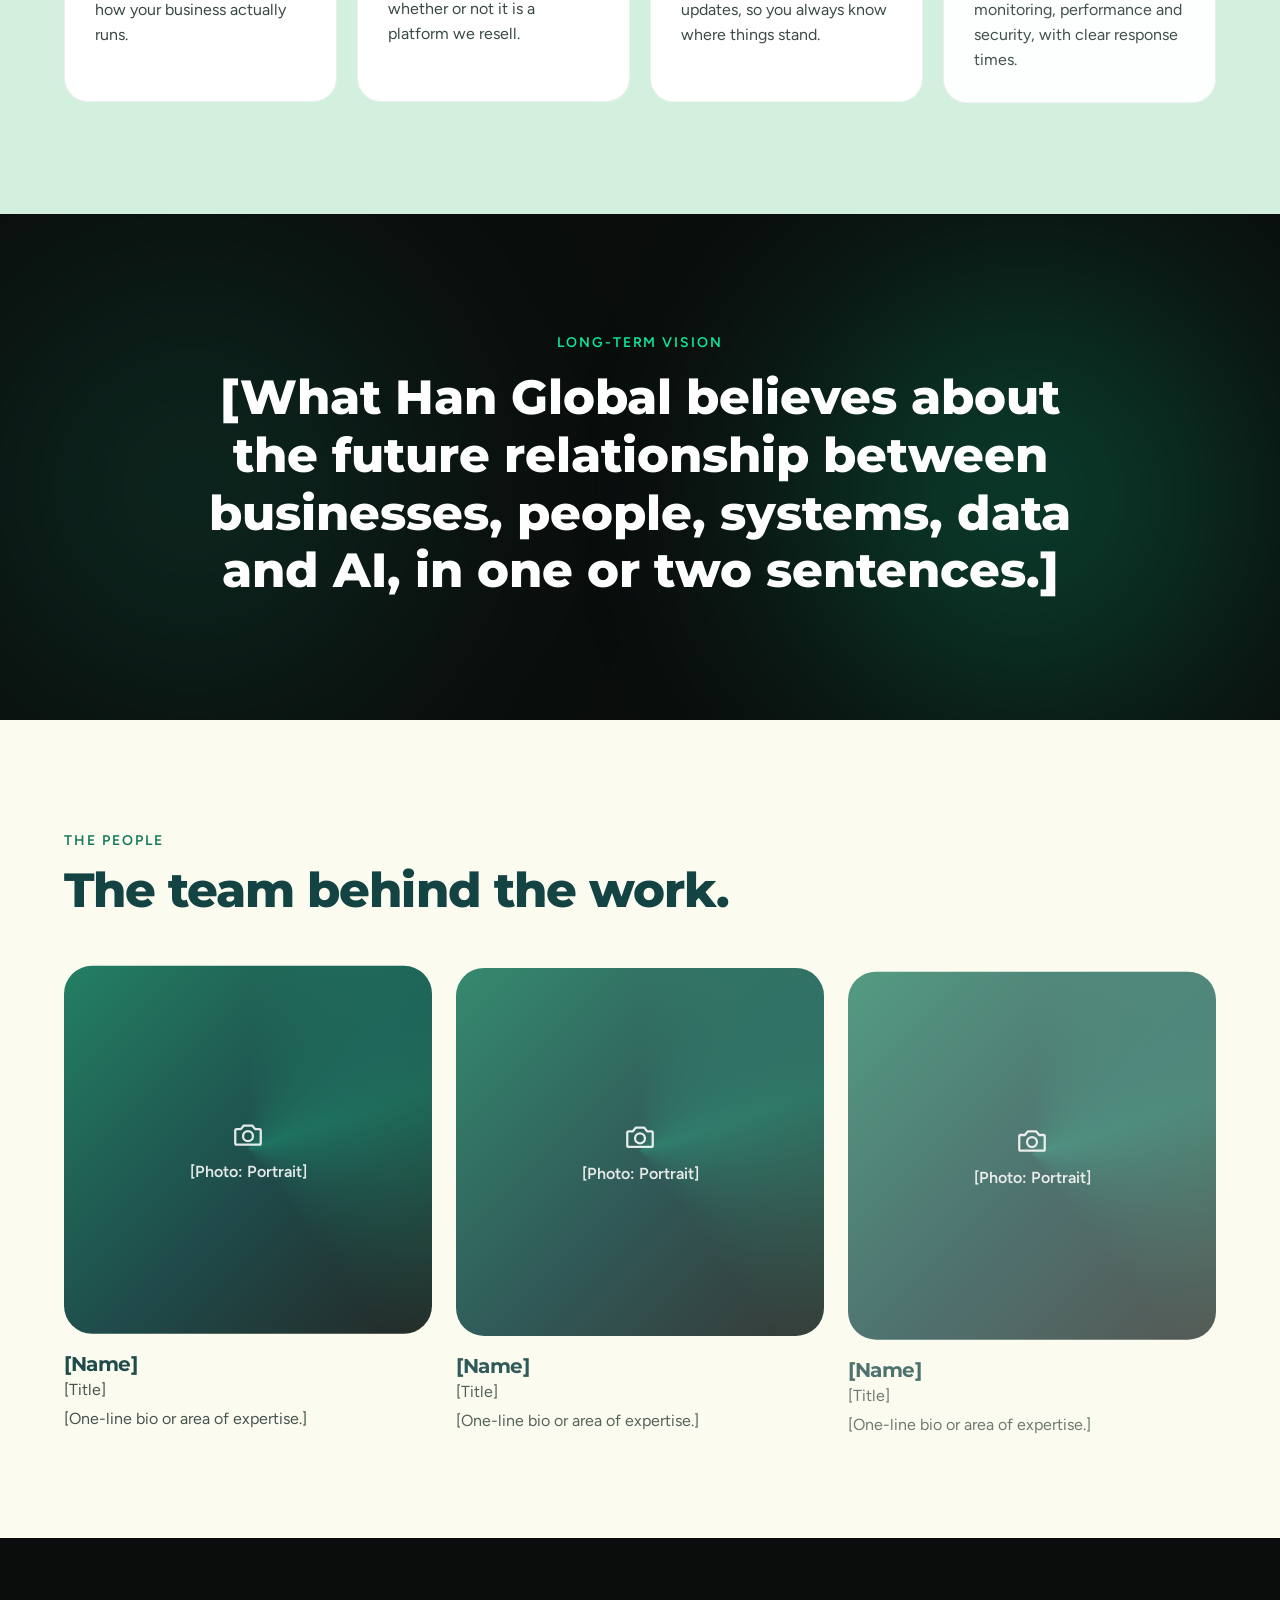
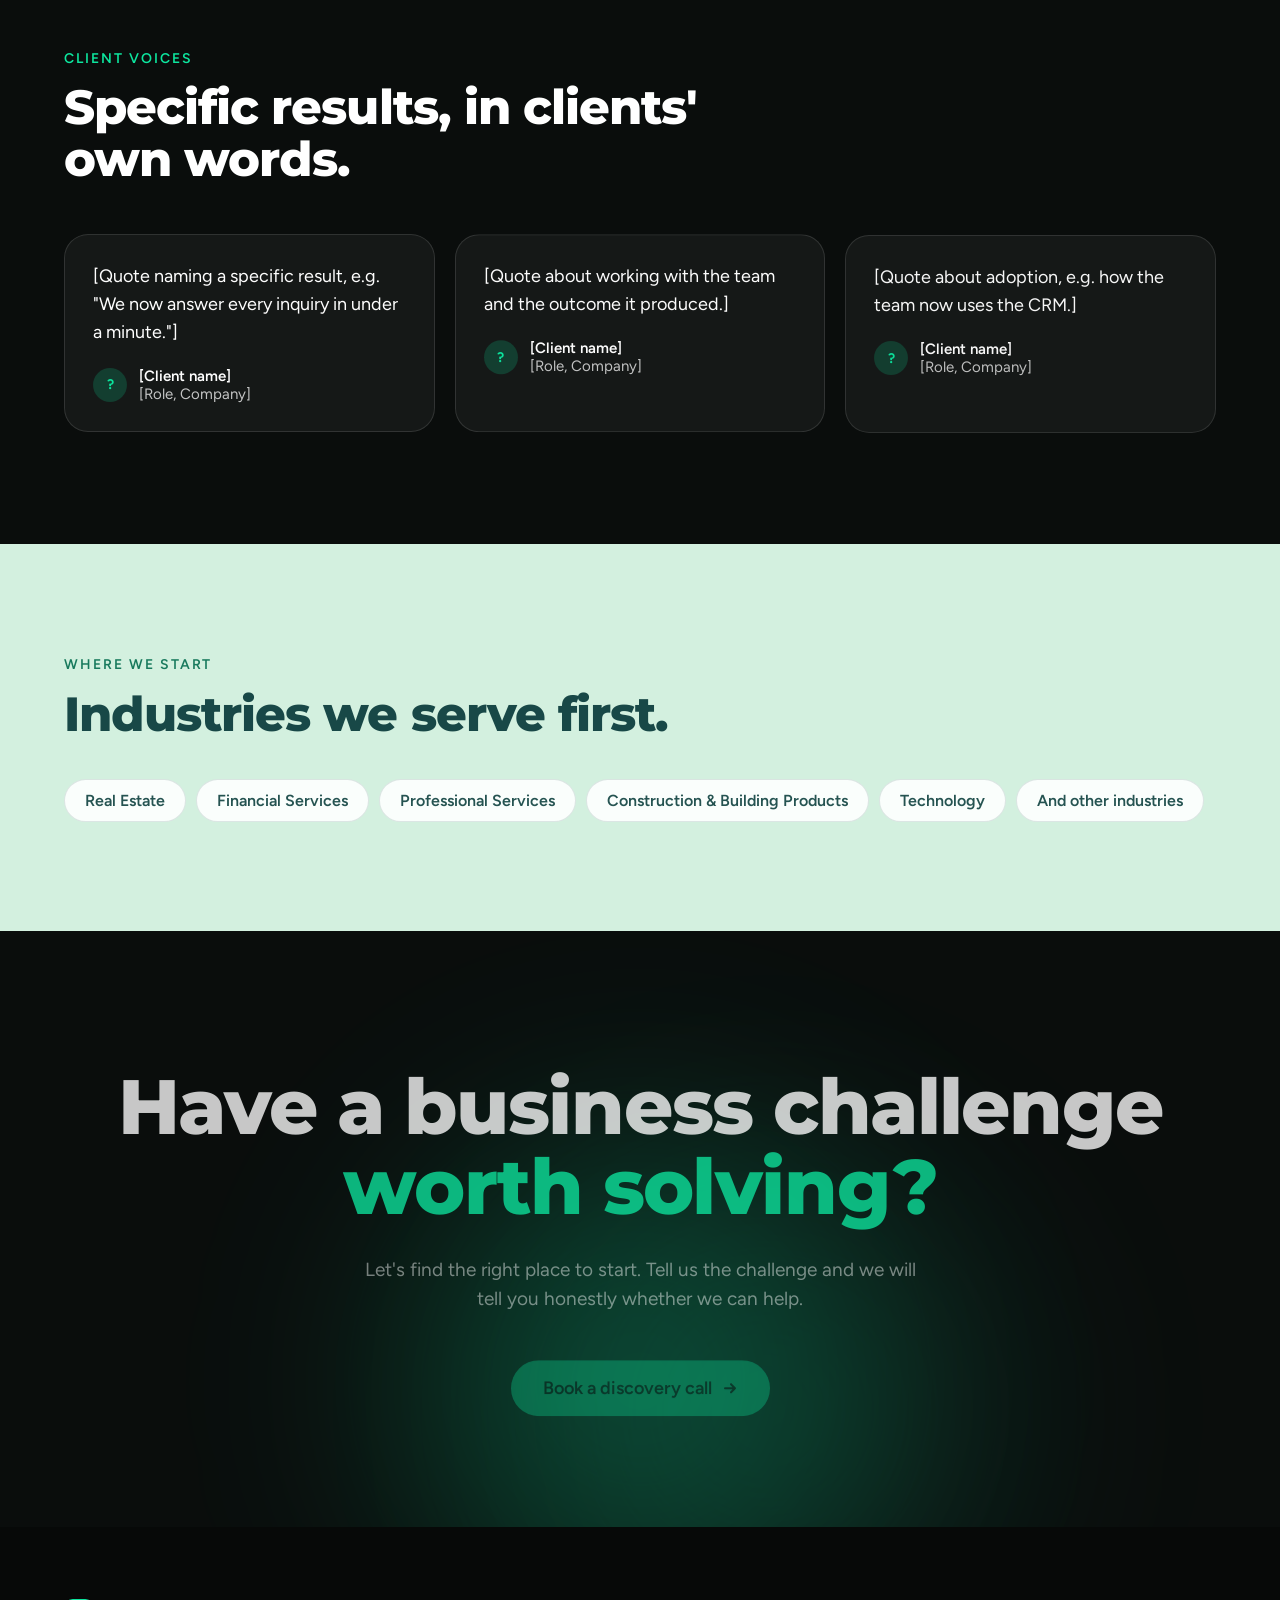
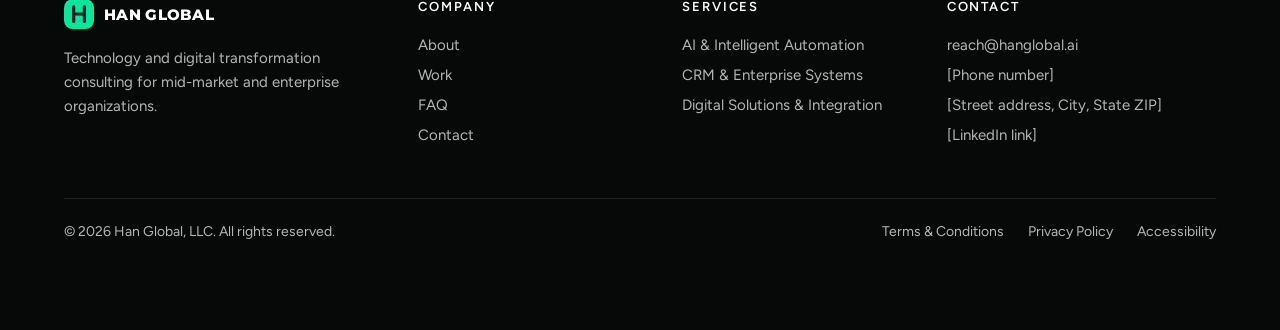
<file: about.html>
<!doctype html>
<html lang="en">
<head>
<meta charset="utf-8">
<meta name="viewport" content="width=device-width, initial-scale=1">
<meta name="robots" content="noindex, nofollow">
<title>About | Han Global</title>
<meta name="description" content="About Han Global: who we are, our philosophy, expertise and approach.">
<meta name="theme-color" content="#0A0D0C">
<link rel="preload" href="fonts/montserrat-latin-wght-normal.woff2" as="font" type="font/woff2" crossorigin>
<link rel="preload" href="fonts/figtree-latin-wght-normal.woff2" as="font" type="font/woff2" crossorigin>
<link rel="stylesheet" href="styles.css">
<script>
  document.documentElement.classList.add('js');
  if (/[?&]motion=on/.test(location.search)) document.documentElement.classList.add('force-motion');
  if (document.documentElement.classList.contains('force-motion') || !window.matchMedia('(prefers-reduced-motion: reduce)').matches) {
    document.documentElement.classList.add('anim');
  }
</script>
</head>
<body>
<a class="skip" href="#main">Skip to content</a>
<div class="progress" aria-hidden="true"><i></i></div>

<header class="navwrap">
  <nav class="nav" aria-label="Main">
    <a class="brand" href="index.html" aria-label="Han Global, home">
      <svg width="30" height="30" viewBox="0 0 28 28" aria-hidden="true"><rect width="28" height="28" rx="8" fill="#0DE59E"/><path d="M9 7v14M19 7v14M9 14h10" stroke="#0A2A22" stroke-width="3" stroke-linecap="round"/></svg>
      <span>HAN GLOBAL</span>
    </a>
    <div class="navlinks" id="navlinks">
      <a href="index.html">Home</a><a href="about.html" class="active" aria-current="page">About</a><a href="services.html">Services</a><a href="work.html">Work</a><a href="contact.html">Contact</a>
    </div>
    <a class="btn btn-neon btn-sm cta-nav mag" href="contact.html">Book a discovery call</a>
    <button class="burger" type="button" aria-label="Open menu" aria-expanded="false" aria-controls="mpanel">
      <svg width="20" height="20" viewBox="0 0 20 20" fill="none" aria-hidden="true"><path d="M3 6h14M3 10h14M3 14h14" stroke="currentColor" stroke-width="2" stroke-linecap="round"/></svg>
    </button>
  </nav>
  <div class="mpanel" id="mpanel" hidden>
    <a href="index.html">Home</a><a href="about.html" class="active" aria-current="page">About</a><a href="services.html">Services</a><a href="work.html">Work</a><a href="contact.html">Contact</a>
    <a class="btn btn-neon" href="contact.html">Book a discovery call</a>
  </div>
</header>
<main id="main">
<section class="hero phero" id="top">
  <canvas id="net" aria-hidden="true"></canvas>
  <div class="aurora" aria-hidden="true"><i></i><i></i></div>
  <div class="wrap hero-grid">
    <div class="hero-copy">
      <p class="crumbs in" style="--d:0s">About</p>
      <p class="eyebrow in" style="--d:.05s"><span class="dot"></span>About Han Global</p>
      <h1 class="h1" aria-label="Technology that people actually use."><span class="ln" aria-hidden="true"><span class="wm"><span class="w" style="--i:0">Technology</span></span> <span class="wm"><span class="w" style="--i:1">that</span></span></span><span class="ln" aria-hidden="true"><span class="wm"><span class="w" style="--i:2">people</span></span> <span class="wm"><span class="w" style="--i:3">actually</span></span></span><span class="ln grad" aria-hidden="true"><span class="wm"><span class="w" style="--i:4">use.</span></span></span></h1>
      <p class="hero-sub in" style="--d:.7s">We help mid-market and enterprise organizations solve operational and technology problems, starting with how the business actually works, not with a predetermined platform.</p>
      <div class="ctas in" style="--d:.85s"><a class="btn btn-neon mag" href="contact.html">Book a discovery call <svg width="16" height="16" viewBox="0 0 16 16" fill="none" aria-hidden="true"><path d="M3 8h10M9 4l4 4-4 4" stroke="currentColor" stroke-width="2" stroke-linecap="round" stroke-linejoin="round"/></svg></a><a class="btn btn-ghost mag" href="work.html">See our work</a></div>
    </div>
    <div class="phero-vis in" style="--d:.5s"><div class="ph tall" role="img" aria-label="Photo placeholder: Team or founder at work"><div><svg width="34" height="34" viewBox="0 0 24 24" fill="none" stroke="currentColor" stroke-width="1.6" stroke-linecap="round" stroke-linejoin="round" aria-hidden="true"><path d="M4 8h3l2-2.5h6L17 8h3a1 1 0 0 1 1 1v9a1 1 0 0 1-1 1H4a1 1 0 0 1-1-1V9a1 1 0 0 1 1-1z"/><circle cx="12" cy="13" r="3.5"/></svg><b>[Photo: Team or founder at work]</b></div></div></div>
  </div>
</section><section class="sec cream" aria-labelledby="a1">
  <div class="wrap">
    <p class="kicker rv">Why we exist</p>
    <h2 class="h2 rv" id="a1" style="max-width:720px">Intelligence is not bought. It is integrated.</h2>
    
    <div class="split"><div class="rv prose"><p>Most organizations already own good technology. What they lack is a way to make it work together, and a way for people to trust and use it.</p><p>Han Global exists to close that gap. We combine deep industry experience with a platform-agnostic approach, then tailor every solution to how your business actually operates.</p><p>[Founder story: the recurring problem the founder kept seeing inside organizations, and how it led to this philosophy.]</p></div><div class="rv"><div class="ph sq" role="img" aria-label="Photo placeholder: The founder story, or a photo of the team"><div><svg width="34" height="34" viewBox="0 0 24 24" fill="none" stroke="currentColor" stroke-width="1.6" stroke-linecap="round" stroke-linejoin="round" aria-hidden="true"><path d="M4 8h3l2-2.5h6L17 8h3a1 1 0 0 1 1 1v9a1 1 0 0 1-1 1H4a1 1 0 0 1-1-1V9a1 1 0 0 1 1-1z"/><circle cx="12" cy="13" r="3.5"/></svg><b>[Photo: The founder story, or a photo of the team]</b></div></div></div></div>
  </div>
</section><section class="sec dark" aria-labelledby="a2">
  <div class="wrap">
    <p class="kicker light rv">Our philosophy</p>
    <h2 class="h2 light rv" id="a2" style="max-width:720px">Three ideas we build around.</h2>
    
    <div class="bento"><div class="ind dk rv"><span class="ind-n">01</span><h3>Integrated, not bolted on</h3><p>AI agents, CRM and software should share data and goals, so nothing sits beside the work as one more tool.</p></div><div class="ind dk rv"><span class="ind-n">02</span><h3>Platform-agnostic</h3><p>We recommend what fits your business, whether that is a platform you own or one we help you choose.</p></div><div class="ind dk rv"><span class="ind-n">03</span><h3>Human-first adoption</h3><p>Technology only matters when people use it, so training and change management are part of every project.</p></div></div>
  </div>
</section><section class="sec cream" aria-labelledby="a3">
  <div class="wrap">
    <p class="kicker rv">Expertise &amp; approach</p>
    <h2 class="h2 rv" id="a3" style="max-width:720px">How we work with your team.</h2>
    
    <div class="steps" id="steps"><div class="steps-line" aria-hidden="true"><i></i></div><div class="step"><span class="step-n">STEP 1</span><h3>Discover</h3><p>Map how your business runs today and where the real friction, cost and opportunity sit.</p></div><div class="step"><span class="step-n">STEP 2</span><h3>Assess &amp; Design</h3><p>Diagnose the root cause, then design the right combination of systems to address it.</p></div><div class="step"><span class="step-n">STEP 3</span><h3>Implement</h3><p>Build, integrate and roll out with your team, not around them, so it sticks.</p></div><div class="step"><span class="step-n">STEP 4</span><h3>Optimize</h3><p>Measure the outcome against the goal and keep refining as your business grows.</p></div></div>
  </div>
</section><section class="sec mint" aria-labelledby="a-trust">
  <div class="wrap">
    <p class="kicker rv">Why organizations choose us</p>
    <h2 class="h2 rv" id="a-trust" style="max-width:720px">What you can count on.</h2>
    
    <div class="bento four"><div class="ind rv"><span class="ind-n">01</span><h3>Industry experience</h3><p>Deep experience in our priority sectors, applied to how your business actually runs.</p></div><div class="ind rv"><span class="ind-n">02</span><h3>Platform-agnostic advice</h3><p>We recommend what fits, whether or not it is a platform we resell.</p></div><div class="ind rv"><span class="ind-n">03</span><h3>Clear milestones</h3><p>Discovery first, then sprint-based delivery with weekly updates, so you always know where things stand.</p></div><div class="ind rv"><span class="ind-n">04</span><h3>Support after launch</h3><p>Flexible plans covering fixes, monitoring, performance and security, with clear response times.</p></div></div>
  </div>
</section><section class="vision"><div class="aurora" aria-hidden="true"><i></i><i></i></div><div class="wrap center"><p class="kicker light rv">Long-term vision</p><p class="big-q rv">[What Han Global believes about the future relationship between businesses, people, systems, data and AI, in one or two sentences.]</p></div></section><section class="sec cream" aria-labelledby="a4">
  <div class="wrap">
    <p class="kicker rv">The people</p>
    <h2 class="h2 rv" id="a4" style="max-width:720px">The team behind the work.</h2>
    
    <div class="team-grid" tabindex="0" role="region" aria-label="Team members"><article class="person rv"><div class="ph sq" role="img" aria-label="Photo placeholder: Portrait"><div><svg width="34" height="34" viewBox="0 0 24 24" fill="none" stroke="currentColor" stroke-width="1.6" stroke-linecap="round" stroke-linejoin="round" aria-hidden="true"><path d="M4 8h3l2-2.5h6L17 8h3a1 1 0 0 1 1 1v9a1 1 0 0 1-1 1H4a1 1 0 0 1-1-1V9a1 1 0 0 1 1-1z"/><circle cx="12" cy="13" r="3.5"/></svg><b>[Photo: Portrait]</b></div></div><h3>[Name]</h3><p>[Title]</p><p class="pbio">[One-line bio or area of expertise.]</p></article><article class="person rv"><div class="ph sq" role="img" aria-label="Photo placeholder: Portrait"><div><svg width="34" height="34" viewBox="0 0 24 24" fill="none" stroke="currentColor" stroke-width="1.6" stroke-linecap="round" stroke-linejoin="round" aria-hidden="true"><path d="M4 8h3l2-2.5h6L17 8h3a1 1 0 0 1 1 1v9a1 1 0 0 1-1 1H4a1 1 0 0 1-1-1V9a1 1 0 0 1 1-1z"/><circle cx="12" cy="13" r="3.5"/></svg><b>[Photo: Portrait]</b></div></div><h3>[Name]</h3><p>[Title]</p><p class="pbio">[One-line bio or area of expertise.]</p></article><article class="person rv"><div class="ph sq" role="img" aria-label="Photo placeholder: Portrait"><div><svg width="34" height="34" viewBox="0 0 24 24" fill="none" stroke="currentColor" stroke-width="1.6" stroke-linecap="round" stroke-linejoin="round" aria-hidden="true"><path d="M4 8h3l2-2.5h6L17 8h3a1 1 0 0 1 1 1v9a1 1 0 0 1-1 1H4a1 1 0 0 1-1-1V9a1 1 0 0 1 1-1z"/><circle cx="12" cy="13" r="3.5"/></svg><b>[Photo: Portrait]</b></div></div><h3>[Name]</h3><p>[Title]</p><p class="pbio">[One-line bio or area of expertise.]</p></article></div>
  </div>
</section><!-- CLIENTS -->
<section class="sec dark" id="clients" aria-labelledby="cl-h">
  <div class="wrap">
    <p class="kicker light">Client voices</p>
    <h2 class="h2 light" id="cl-h" style="max-width:700px">Specific results, in clients' own words.</h2>
    <div class="test-grid">
      <figure class="tcard rv"><blockquote>[Quote naming a specific result, e.g. "We now answer every inquiry in under a minute."]</blockquote><figcaption><span class="av">?</span><span><b>[Client name]</b>[Role, Company]</span></figcaption></figure>
      <figure class="tcard rv"><blockquote>[Quote about working with the team and the outcome it produced.]</blockquote><figcaption><span class="av">?</span><span><b>[Client name]</b>[Role, Company]</span></figcaption></figure>
      <figure class="tcard rv"><blockquote>[Quote about adoption, e.g. how the team now uses the CRM.]</blockquote><figcaption><span class="av">?</span><span><b>[Client name]</b>[Role, Company]</span></figcaption></figure>
    </div>
  </div>
</section>

<section class="sec mint" aria-labelledby="a5">
  <div class="wrap">
    <p class="kicker rv">Where we start</p>
    <h2 class="h2 rv" id="a5" style="max-width:720px">Industries we serve first.</h2>
    
    <div class="chips rv "><span>Real Estate</span><span>Financial Services</span><span>Professional Services</span><span>Construction &amp; Building Products</span><span>Technology</span><span>And other industries</span></div>
  </div>
</section><section class="cta" id="contact-cta">
  <div class="aurora" aria-hidden="true"><i></i><i></i></div>
  <div class="wrap">
    <h2 class="cta-h rv">Have a business challenge<br><span>worth solving?</span></h2>
    <p class="rv">Let's find the right place to start. Tell us the challenge and we will tell you honestly whether we can help.</p>
    <div class="mt rv"><a class="btn btn-neon btn-lg mag" href="contact.html">Book a discovery call <svg width="16" height="16" viewBox="0 0 16 16" fill="none" aria-hidden="true"><path d="M3 8h10M9 4l4 4-4 4" stroke="currentColor" stroke-width="2" stroke-linecap="round" stroke-linejoin="round"/></svg></a></div>
  </div>
</section>
</main>

<footer class="foot">
  <div class="wrap">
    <div class="foot-grid">
      <div>
        <a class="brand" href="index.html" aria-label="Han Global, home">
          <svg width="30" height="30" viewBox="0 0 28 28" aria-hidden="true"><rect width="28" height="28" rx="8" fill="#0DE59E"/><path d="M9 7v14M19 7v14M9 14h10" stroke="#0A2A22" stroke-width="3" stroke-linecap="round"/></svg>
          <span>HAN GLOBAL</span>
        </a>
        <p class="foot-blurb">Technology and digital transformation consulting for mid-market and enterprise organizations.</p>
      </div>
      <div><h3>Company</h3><a href="about.html">About</a><a href="work.html">Work</a><a href="contact.html#faq">FAQ</a><a href="contact.html">Contact</a></div>
      <div><h3>Services</h3><a href="ai-automation.html">AI &amp; Intelligent Automation</a><a href="crm-enterprise.html">CRM &amp; Enterprise Systems</a><a href="digital-solutions.html">Digital Solutions &amp; Integration</a></div>
      <div><h3>Contact</h3><a href="mailto:reach@hanglobal.ai">reach@hanglobal.ai</a><span>[Phone number]</span><span>[Street address, City, State ZIP]</span><span>[LinkedIn link]</span></div>
    </div>
    <div class="legal">
      <span>© 2026 Han Global, LLC. All rights reserved.</span>
      <span class="legal-links"><a href="#top">Terms &amp; Conditions</a><a href="#top">Privacy Policy</a><a href="#top">Accessibility</a></span>
    </div>
  </div>
</footer>
<script src="vendor/gsap.min.js" defer></script>
<script src="vendor/ScrollTrigger.min.js" defer></script>
<script src="main.js" defer></script>
</body>
</html>
</file>
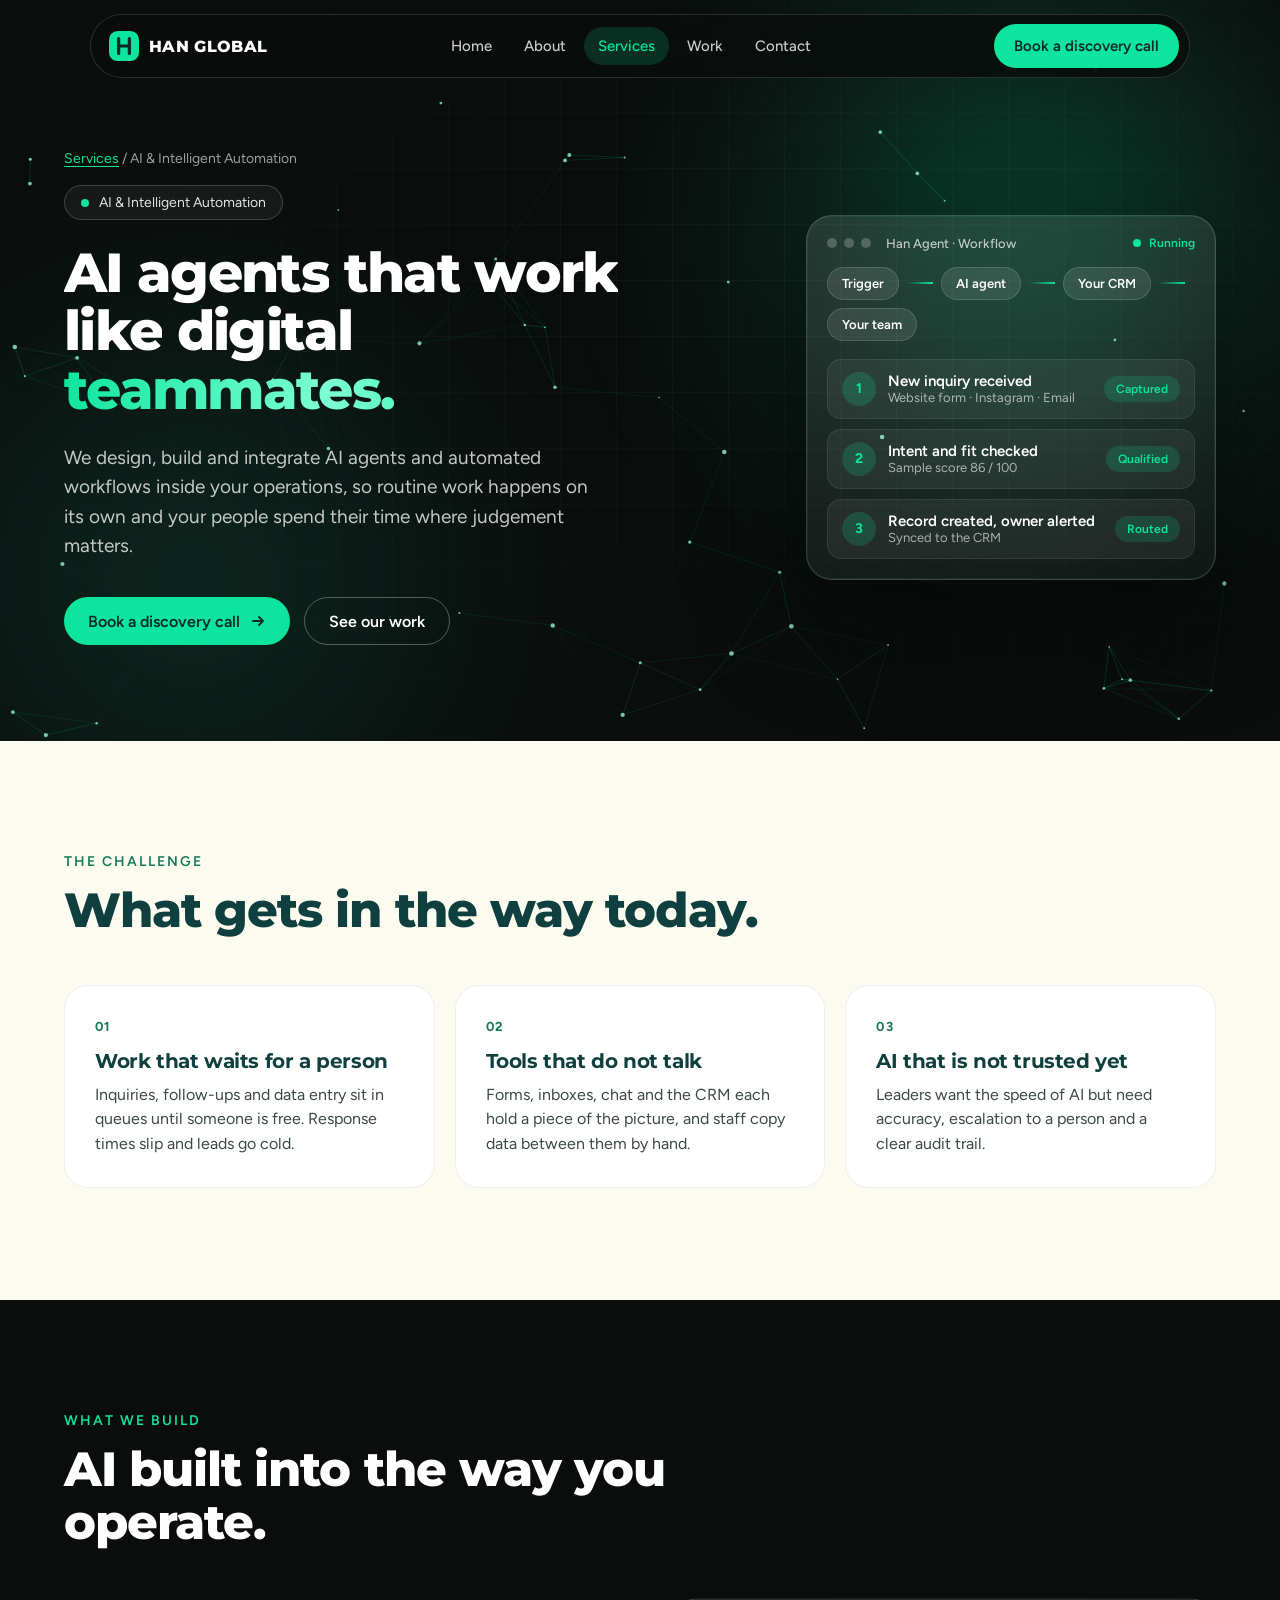
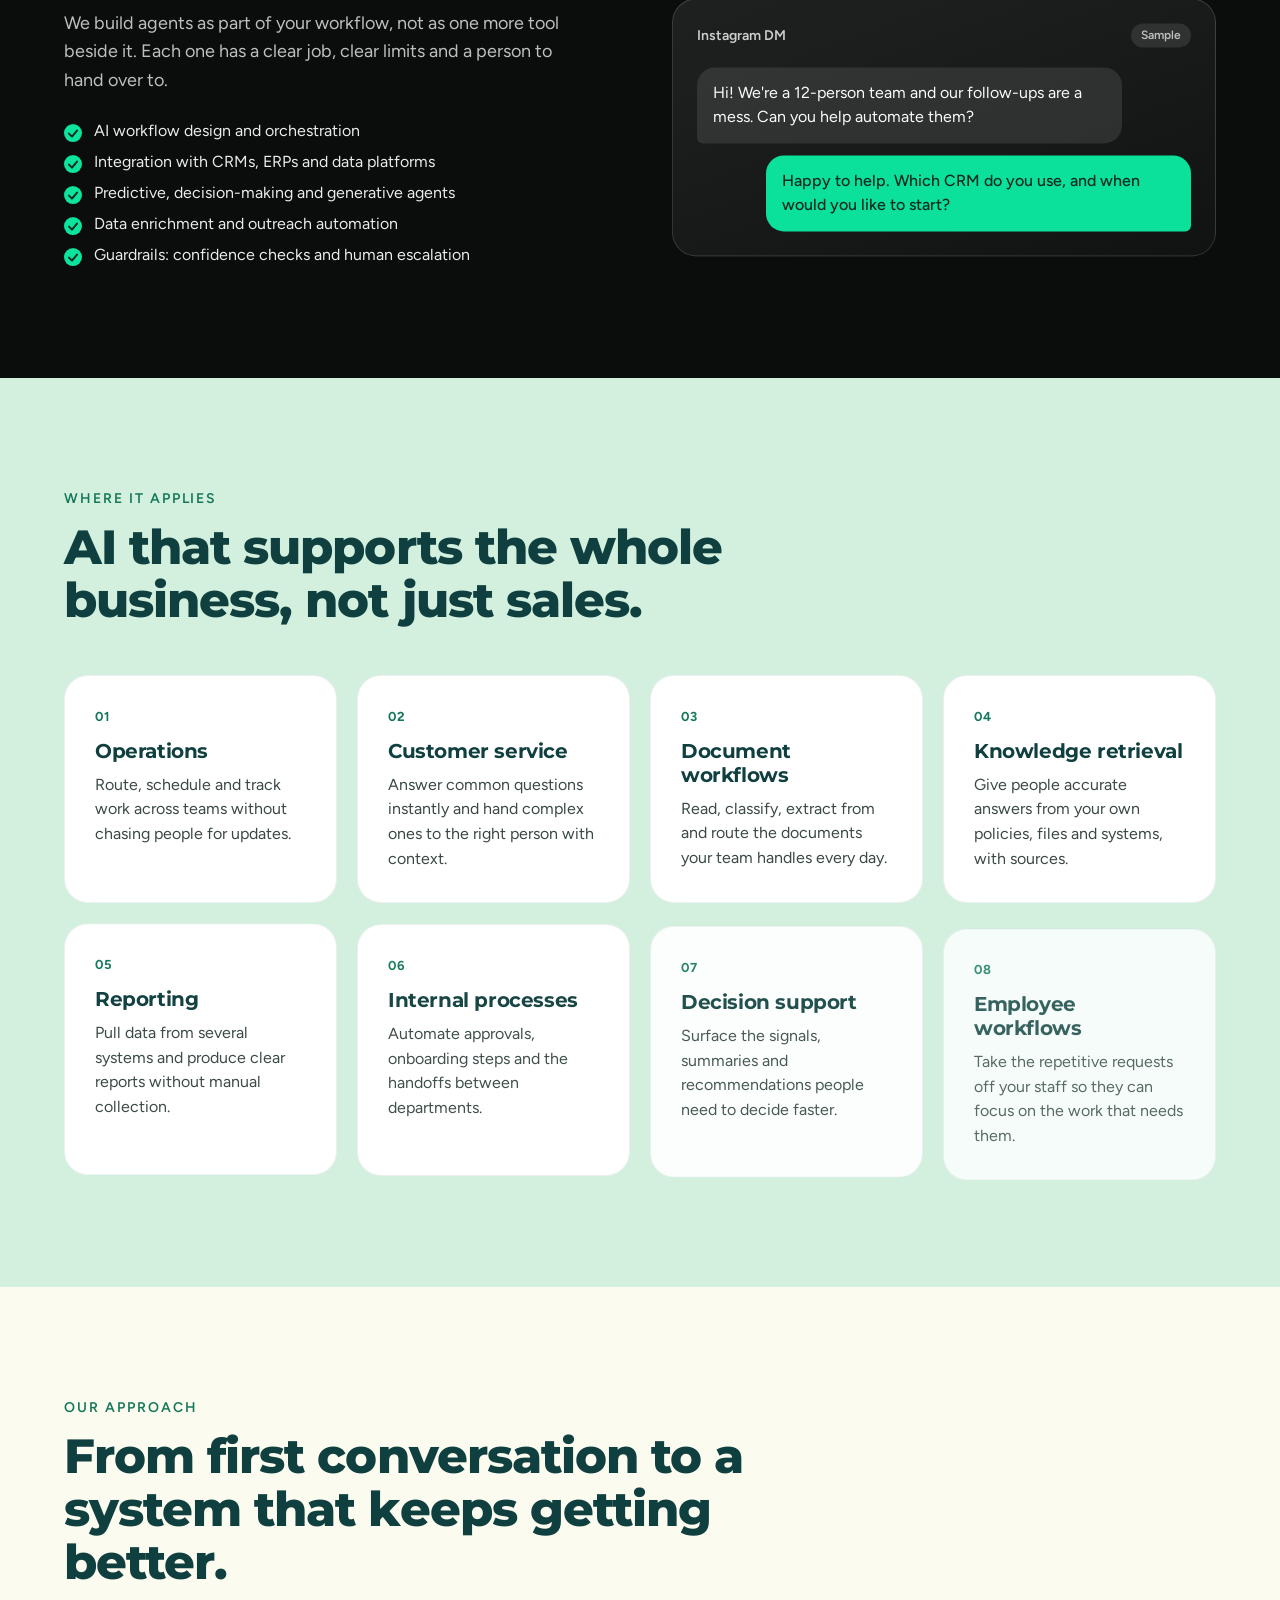
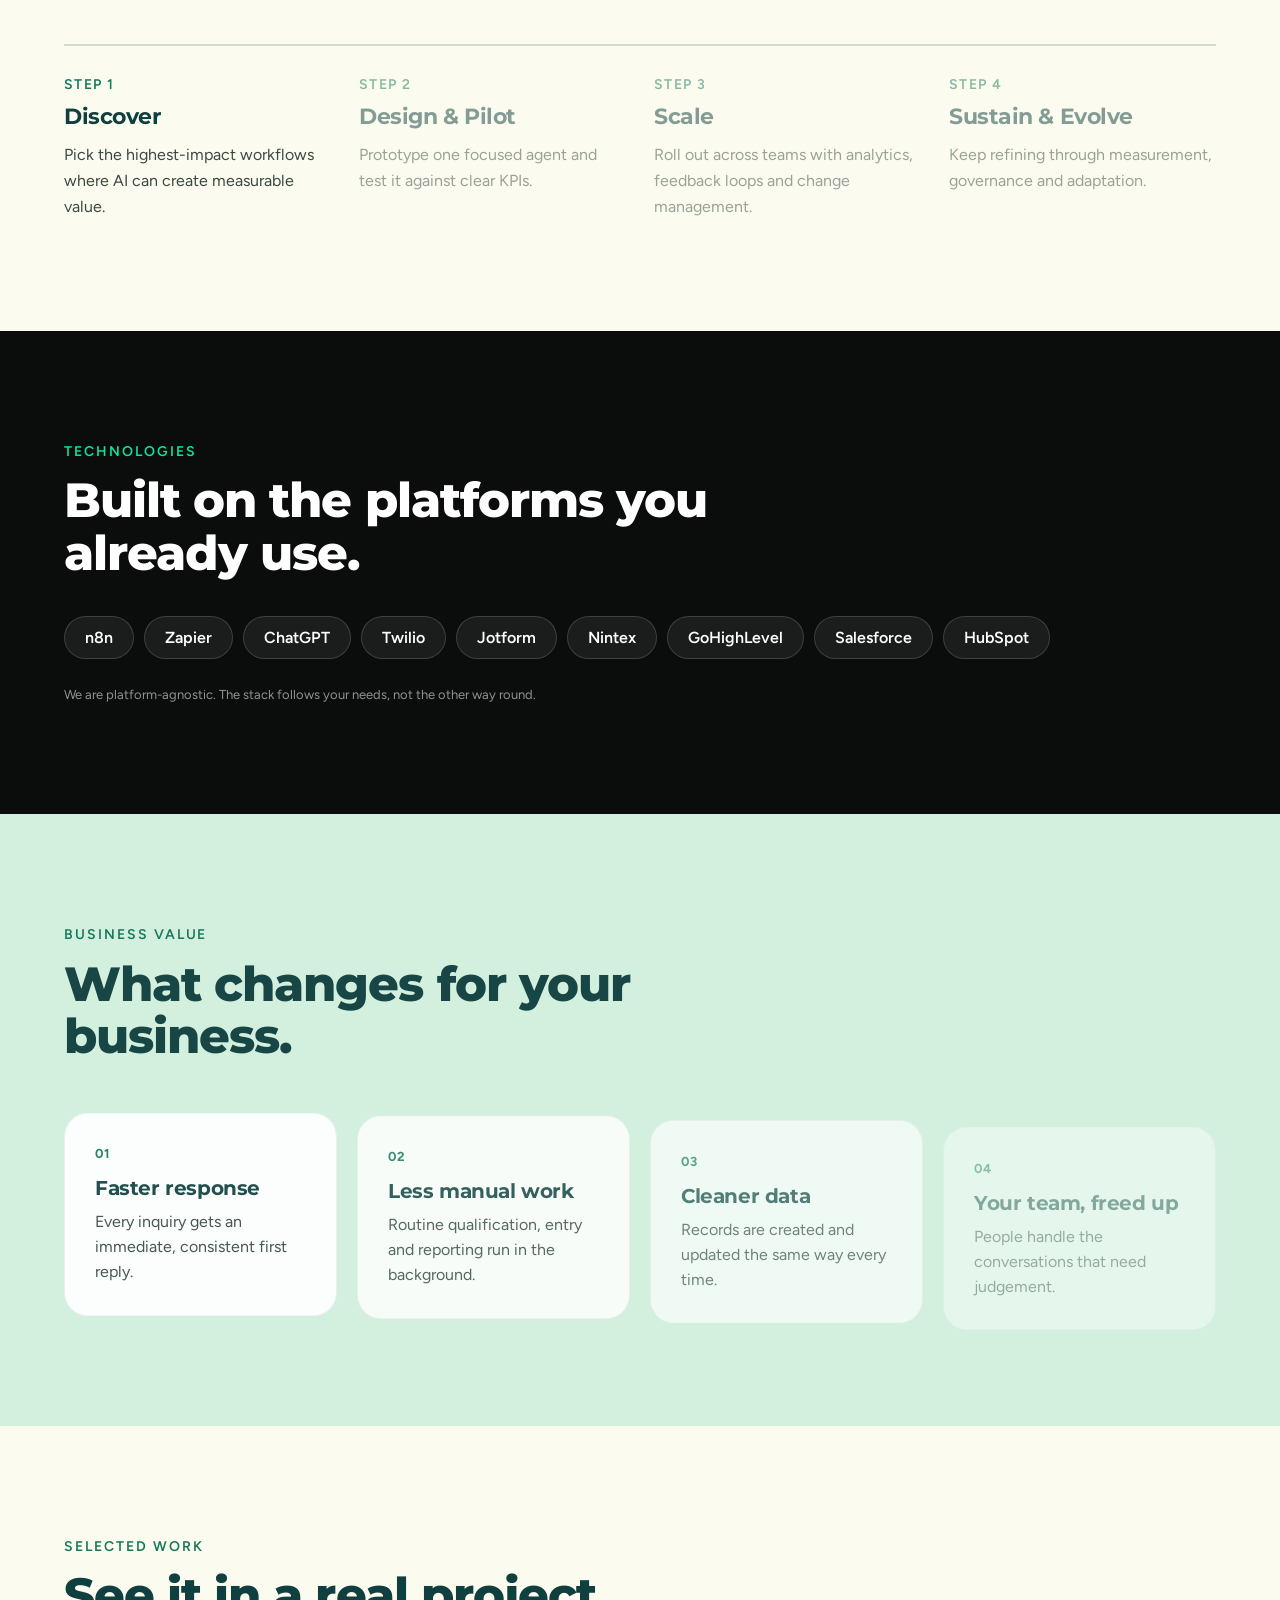
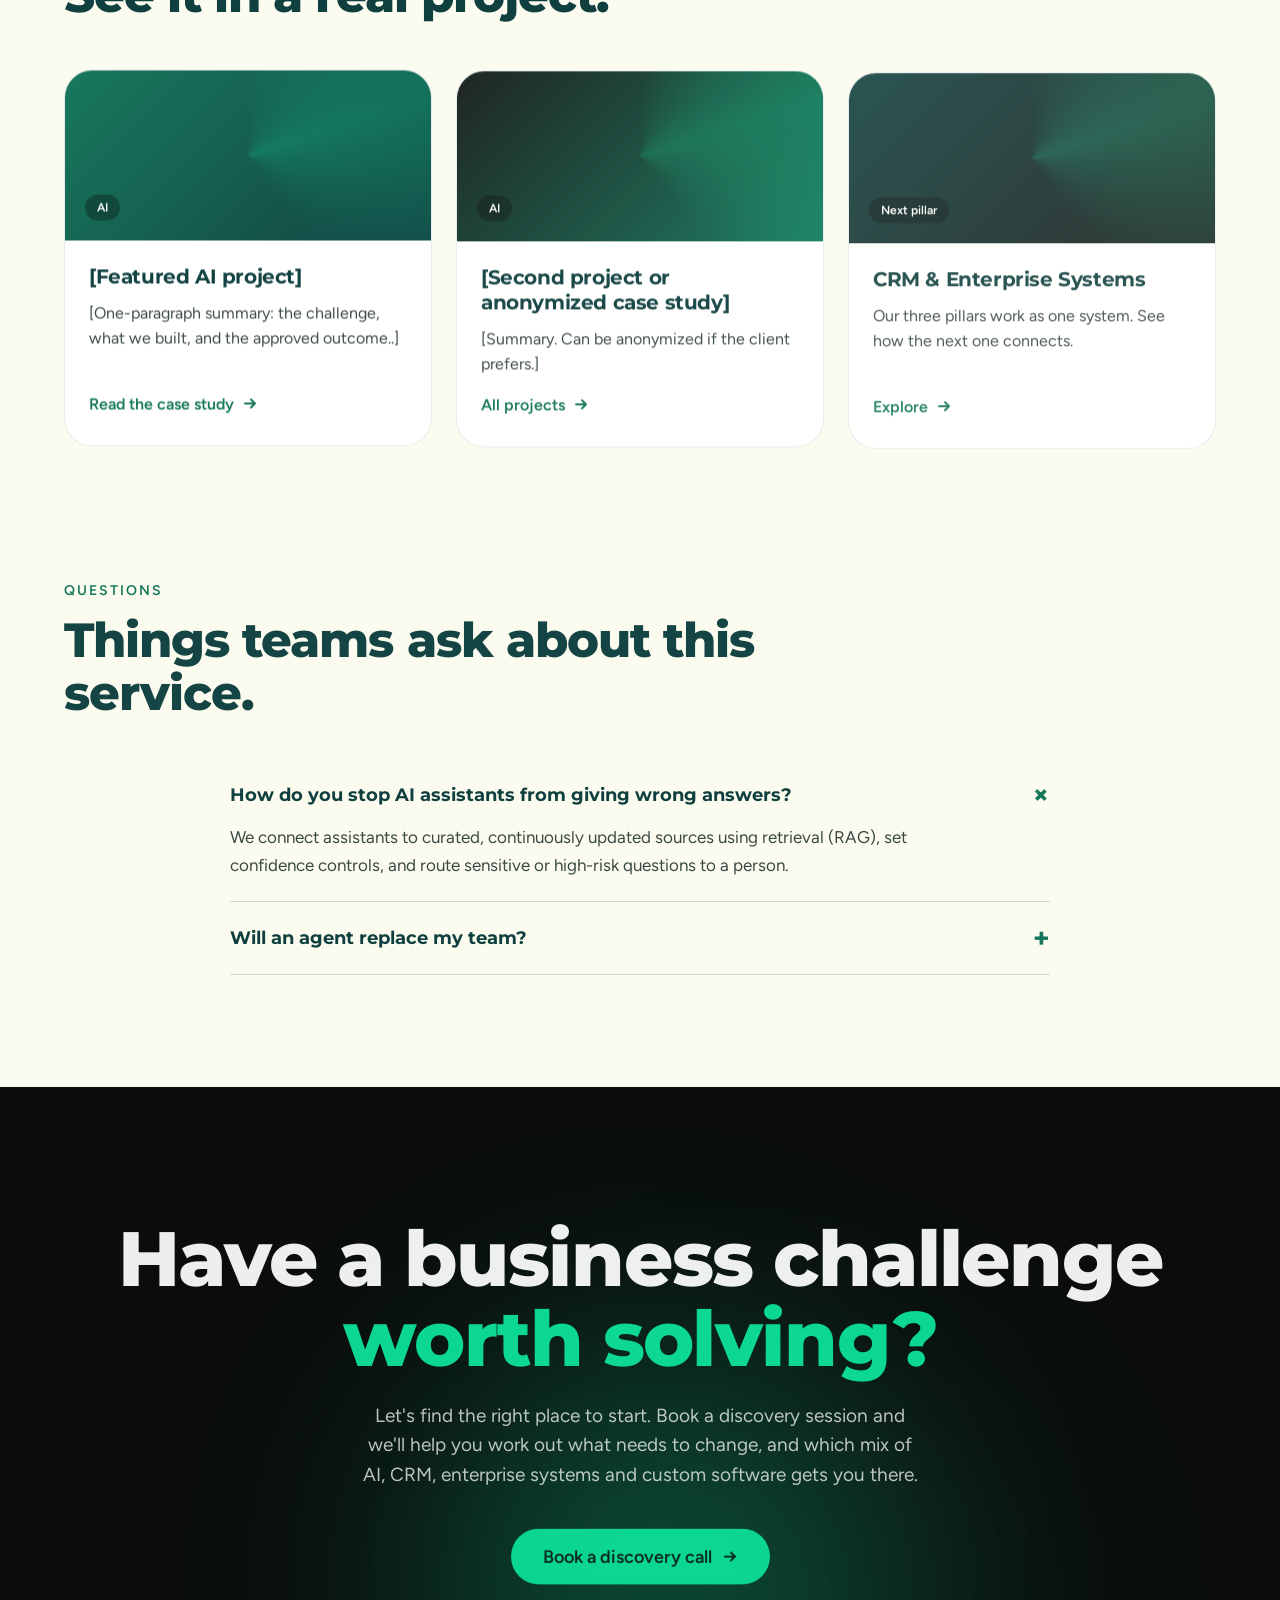
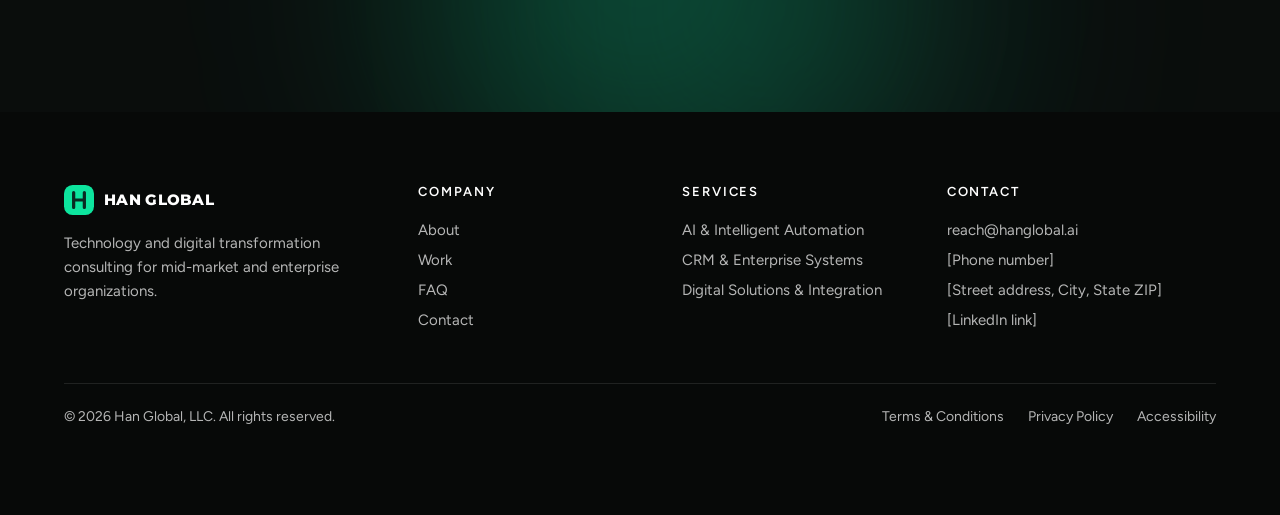
<file: ai-automation.html>
<!doctype html>
<html lang="en">
<head>
<meta charset="utf-8">
<meta name="viewport" content="width=device-width, initial-scale=1">
<meta name="robots" content="noindex, nofollow">
<title>AI &amp; Intelligent Automation | Han Global</title>
<meta name="description" content="AI agents and automated workflows that take routine work off your team across operations, service, data and sales.">
<meta name="theme-color" content="#0A0D0C">
<link rel="preload" href="fonts/montserrat-latin-wght-normal.woff2" as="font" type="font/woff2" crossorigin>
<link rel="preload" href="fonts/figtree-latin-wght-normal.woff2" as="font" type="font/woff2" crossorigin>
<link rel="stylesheet" href="styles.css">
<script>
  document.documentElement.classList.add('js');
  if (/[?&]motion=on/.test(location.search)) document.documentElement.classList.add('force-motion');
  if (document.documentElement.classList.contains('force-motion') || !window.matchMedia('(prefers-reduced-motion: reduce)').matches) {
    document.documentElement.classList.add('anim');
  }
</script>
</head>
<body>
<a class="skip" href="#main">Skip to content</a>
<div class="progress" aria-hidden="true"><i></i></div>

<header class="navwrap">
  <nav class="nav" aria-label="Main">
    <a class="brand" href="index.html" aria-label="Han Global, home">
      <svg width="30" height="30" viewBox="0 0 28 28" aria-hidden="true"><rect width="28" height="28" rx="8" fill="#0DE59E"/><path d="M9 7v14M19 7v14M9 14h10" stroke="#0A2A22" stroke-width="3" stroke-linecap="round"/></svg>
      <span>HAN GLOBAL</span>
    </a>
    <div class="navlinks" id="navlinks">
      <a href="index.html">Home</a><a href="about.html">About</a><a href="services.html" class="active" aria-current="page">Services</a><a href="work.html">Work</a><a href="contact.html">Contact</a>
    </div>
    <a class="btn btn-neon btn-sm cta-nav mag" href="contact.html">Book a discovery call</a>
    <button class="burger" type="button" aria-label="Open menu" aria-expanded="false" aria-controls="mpanel">
      <svg width="20" height="20" viewBox="0 0 20 20" fill="none" aria-hidden="true"><path d="M3 6h14M3 10h14M3 14h14" stroke="currentColor" stroke-width="2" stroke-linecap="round"/></svg>
    </button>
  </nav>
  <div class="mpanel" id="mpanel" hidden>
    <a href="index.html">Home</a><a href="about.html">About</a><a href="services.html" class="active" aria-current="page">Services</a><a href="work.html">Work</a><a href="contact.html">Contact</a>
    <a class="btn btn-neon" href="contact.html">Book a discovery call</a>
  </div>
</header>
<main id="main">
<section class="hero phero" id="top">
  <canvas id="net" aria-hidden="true"></canvas>
  <div class="aurora" aria-hidden="true"><i></i><i></i></div>
  <div class="wrap hero-grid">
    <div class="hero-copy">
      <p class="crumbs in" style="--d:0s"><a href="services.html">Services</a> / AI &amp; Intelligent Automation</p>
      <p class="eyebrow in" style="--d:.05s"><span class="dot"></span>AI &amp; Intelligent Automation</p>
      <h1 class="h1" aria-label="AI agents that work like digital teammates."><span class="ln" aria-hidden="true"><span class="wm"><span class="w" style="--i:0">AI</span></span> <span class="wm"><span class="w" style="--i:1">agents</span></span> <span class="wm"><span class="w" style="--i:2">that</span></span> <span class="wm"><span class="w" style="--i:3">work</span></span></span><span class="ln" aria-hidden="true"><span class="wm"><span class="w" style="--i:4">like</span></span> <span class="wm"><span class="w" style="--i:5">digital</span></span></span><span class="ln grad" aria-hidden="true"><span class="wm"><span class="w" style="--i:6">teammates.</span></span></span></h1>
      <p class="hero-sub in" style="--d:.7s">We design, build and integrate AI agents and automated workflows inside your operations, so routine work happens on its own and your people spend their time where judgement matters.</p>
      <div class="ctas in" style="--d:.85s"><a class="btn btn-neon mag" href="contact.html">Book a discovery call <svg width="16" height="16" viewBox="0 0 16 16" fill="none" aria-hidden="true"><path d="M3 8h10M9 4l4 4-4 4" stroke="currentColor" stroke-width="2" stroke-linecap="round" stroke-linejoin="round"/></svg></a><a class="btn btn-ghost mag" href="work.html">See our work</a></div>
    </div>
    <div class="phero-vis in" style="--d:.5s"><div class="console" role="img" aria-label="Illustration of an AI agent workflow, shown with sample data">
  <div class="c-top"><span class="tl"></span><span class="tl"></span><span class="tl"></span><span class="c-title">Han Agent · Workflow</span><span class="live"><span class="dot"></span>Running</span></div>
  <div class="vflow"><span>Trigger</span><i></i><span>AI agent</span><i></i><span>Your CRM</span><i></i><span>Your team</span></div>
  <ul class="c-leads vl">
    <li class="on"><span class="av">1</span><div><b>New inquiry received</b><span>Website form · Instagram · Email</span></div><em>Captured</em></li>
    <li class="on"><span class="av">2</span><div><b>Intent and fit checked</b><span>Sample score 86 / 100</span></div><em>Qualified</em></li>
    <li class="on"><span class="av">3</span><div><b>Record created, owner alerted</b><span>Synced to the CRM</span></div><em>Routed</em></li>
  </ul>
</div></div>
  </div>
</section><section class="sec cream" aria-labelledby="ch-h">
  <div class="wrap">
    <p class="kicker rv">The challenge</p>
    <h2 class="h2 rv" id="ch-h" style="max-width:720px">What gets in the way today.</h2>
    
    <div class="bento"><div class="ind rv"><span class="ind-n">01</span><h3>Work that waits for a person</h3><p>Inquiries, follow-ups and data entry sit in queues until someone is free. Response times slip and leads go cold.</p></div><div class="ind rv"><span class="ind-n">02</span><h3>Tools that do not talk</h3><p>Forms, inboxes, chat and the CRM each hold a piece of the picture, and staff copy data between them by hand.</p></div><div class="ind rv"><span class="ind-n">03</span><h3>AI that is not trusted yet</h3><p>Leaders want the speed of AI but need accuracy, escalation to a person and a clear audit trail.</p></div></div>
  </div>
</section><section class="sec dark" aria-labelledby="b-h">
  <div class="wrap">
    <p class="kicker light rv">What we build</p>
    <h2 class="h2 light rv" id="b-h" style="max-width:720px">AI built into the way you operate.</h2>
    
    <div class="split"><div class="rv"><p class="lead-p light">We build agents as part of your workflow, not as one more tool beside it. Each one has a clear job, clear limits and a person to hand over to.</p><ul class="caps dk"><li>AI workflow design and orchestration</li><li>Integration with CRMs, ERPs and data platforms</li><li>Predictive, decision-making and generative agents</li><li>Data enrichment and outreach automation</li><li>Guardrails: confidence checks and human escalation</li></ul></div><div class="rv"><div class="panel-l"><div class="card-h"><span>Instagram DM</span><em>Sample</em></div><div class="chat"><p class="bub in-b">Hi! We're a 12-person team and our follow-ups are a mess. Can you help automate them?</p><p class="bub out-b">Happy to help. Which CRM do you use, and when would you like to start?</p></div></div></div></div>
  </div>
</section><section class="sec mint" aria-labelledby="uc-h">
  <div class="wrap">
    <p class="kicker rv">Where it applies</p>
    <h2 class="h2 rv" id="uc-h" style="max-width:720px">AI that supports the whole business, not just sales.</h2>
    
    <div class="bento four"><div class="ind rv"><span class="ind-n">01</span><h3>Operations</h3><p>Route, schedule and track work across teams without chasing people for updates.</p></div><div class="ind rv"><span class="ind-n">02</span><h3>Customer service</h3><p>Answer common questions instantly and hand complex ones to the right person with context.</p></div><div class="ind rv"><span class="ind-n">03</span><h3>Document workflows</h3><p>Read, classify, extract from and route the documents your team handles every day.</p></div><div class="ind rv"><span class="ind-n">04</span><h3>Knowledge retrieval</h3><p>Give people accurate answers from your own policies, files and systems, with sources.</p></div><div class="ind rv"><span class="ind-n">05</span><h3>Reporting</h3><p>Pull data from several systems and produce clear reports without manual collection.</p></div><div class="ind rv"><span class="ind-n">06</span><h3>Internal processes</h3><p>Automate approvals, onboarding steps and the handoffs between departments.</p></div><div class="ind rv"><span class="ind-n">07</span><h3>Decision support</h3><p>Surface the signals, summaries and recommendations people need to decide faster.</p></div><div class="ind rv"><span class="ind-n">08</span><h3>Employee workflows</h3><p>Take the repetitive requests off your staff so they can focus on the work that needs them.</p></div></div>
  </div>
</section><section class="sec cream" aria-labelledby="ap-h">
  <div class="wrap">
    <p class="kicker rv">Our approach</p>
    <h2 class="h2 rv" id="ap-h" style="max-width:720px">From first conversation to a system that keeps getting better.</h2>
    
    <div class="steps" id="steps"><div class="steps-line" aria-hidden="true"><i></i></div><div class="step"><span class="step-n">STEP 1</span><h3>Discover</h3><p>Pick the highest-impact workflows where AI can create measurable value.</p></div><div class="step"><span class="step-n">STEP 2</span><h3>Design &amp; Pilot</h3><p>Prototype one focused agent and test it against clear KPIs.</p></div><div class="step"><span class="step-n">STEP 3</span><h3>Scale</h3><p>Roll out across teams with analytics, feedback loops and change management.</p></div><div class="step"><span class="step-n">STEP 4</span><h3>Sustain &amp; Evolve</h3><p>Keep refining through measurement, governance and adaptation.</p></div></div>
  </div>
</section><section class="sec dark" aria-labelledby="t-h">
  <div class="wrap">
    <p class="kicker light rv">Technologies</p>
    <h2 class="h2 light rv" id="t-h" style="max-width:720px">Built on the platforms you already use.</h2>
    
    <div class="chips rv dk"><span>n8n</span><span>Zapier</span><span>ChatGPT</span><span>Twilio</span><span>Jotform</span><span>Nintex</span><span>GoHighLevel</span><span>Salesforce</span><span>HubSpot</span></div><p class="fine-d">We are platform-agnostic. The stack follows your needs, not the other way round.</p>
  </div>
</section><section class="sec mint" aria-labelledby="v-h">
  <div class="wrap">
    <p class="kicker rv">Business value</p>
    <h2 class="h2 rv" id="v-h" style="max-width:720px">What changes for your business.</h2>
    
    <div class="bento four"><div class="ind rv"><span class="ind-n">01</span><h3>Faster response</h3><p>Every inquiry gets an immediate, consistent first reply.</p></div><div class="ind rv"><span class="ind-n">02</span><h3>Less manual work</h3><p>Routine qualification, entry and reporting run in the background.</p></div><div class="ind rv"><span class="ind-n">03</span><h3>Cleaner data</h3><p>Records are created and updated the same way every time.</p></div><div class="ind rv"><span class="ind-n">04</span><h3>Your team, freed up</h3><p>People handle the conversations that need judgement.</p></div></div>
  </div>
</section><section class="sec cream" aria-labelledby="w-h">
  <div class="wrap">
    <p class="kicker rv">Selected work</p>
    <h2 class="h2 rv" id="w-h" style="max-width:720px">See it in a real project.</h2>
    
    <div class="work-grid"><article class="work rv"><div class="work-top t1"><span>AI</span></div><div class="work-body"><h3>[Featured AI project]</h3><p>[One-paragraph summary: the challenge, what we built, and the approved outcome..]</p><a class="more" href="case-study.html">Read the case study <svg width="16" height="16" viewBox="0 0 16 16" fill="none" aria-hidden="true"><path d="M3 8h10M9 4l4 4-4 4" stroke="currentColor" stroke-width="2" stroke-linecap="round" stroke-linejoin="round"/></svg></a></div></article>
<article class="work rv"><div class="work-top t2"><span>AI</span></div><div class="work-body"><h3>[Second project or anonymized case study]</h3><p>[Summary. Can be anonymized if the client prefers.]</p><a class="more" href="work.html">All projects <svg width="16" height="16" viewBox="0 0 16 16" fill="none" aria-hidden="true"><path d="M3 8h10M9 4l4 4-4 4" stroke="currentColor" stroke-width="2" stroke-linecap="round" stroke-linejoin="round"/></svg></a></div></article>
<article class="work rv"><div class="work-top t3"><span>Next pillar</span></div><div class="work-body"><h3>CRM &amp; Enterprise Systems</h3><p>Our three pillars work as one system. See how the next one connects.</p><a class="more" href="crm-enterprise.html">Explore <svg width="16" height="16" viewBox="0 0 16 16" fill="none" aria-hidden="true"><path d="M3 8h10M9 4l4 4-4 4" stroke="currentColor" stroke-width="2" stroke-linecap="round" stroke-linejoin="round"/></svg></a></div></article></div>
  </div>
</section><section class="sec cream tight" aria-labelledby="q-h">
  <div class="wrap">
    <p class="kicker rv">Questions</p>
    <h2 class="h2 rv" id="q-h" style="max-width:720px">Things teams ask about this service.</h2>
    
    <div class="faq"><details open><summary>How do you stop AI assistants from giving wrong answers?</summary><p>We connect assistants to curated, continuously updated sources using retrieval (RAG), set confidence controls, and route sensitive or high-risk questions to a person.</p></details><details><summary>Will an agent replace my team?</summary><p>No. Agents take the repetitive first steps. People stay in charge of relationships, exceptions and decisions.</p></details></div>
  </div>
</section><section class="cta" id="contact-cta">
  <div class="aurora" aria-hidden="true"><i></i><i></i></div>
  <div class="wrap">
    <h2 class="cta-h rv">Have a business challenge<br><span>worth solving?</span></h2>
    <p class="rv">Let's find the right place to start. Book a discovery session and we'll help you work out what needs to change, and which mix of AI, CRM, enterprise systems and custom software gets you there.</p>
    <div class="mt rv"><a class="btn btn-neon btn-lg mag" href="contact.html">Book a discovery call <svg width="16" height="16" viewBox="0 0 16 16" fill="none" aria-hidden="true"><path d="M3 8h10M9 4l4 4-4 4" stroke="currentColor" stroke-width="2" stroke-linecap="round" stroke-linejoin="round"/></svg></a></div>
  </div>
</section>
</main>

<footer class="foot">
  <div class="wrap">
    <div class="foot-grid">
      <div>
        <a class="brand" href="index.html" aria-label="Han Global, home">
          <svg width="30" height="30" viewBox="0 0 28 28" aria-hidden="true"><rect width="28" height="28" rx="8" fill="#0DE59E"/><path d="M9 7v14M19 7v14M9 14h10" stroke="#0A2A22" stroke-width="3" stroke-linecap="round"/></svg>
          <span>HAN GLOBAL</span>
        </a>
        <p class="foot-blurb">Technology and digital transformation consulting for mid-market and enterprise organizations.</p>
      </div>
      <div><h3>Company</h3><a href="about.html">About</a><a href="work.html">Work</a><a href="contact.html#faq">FAQ</a><a href="contact.html">Contact</a></div>
      <div><h3>Services</h3><a href="ai-automation.html">AI &amp; Intelligent Automation</a><a href="crm-enterprise.html">CRM &amp; Enterprise Systems</a><a href="digital-solutions.html">Digital Solutions &amp; Integration</a></div>
      <div><h3>Contact</h3><a href="mailto:reach@hanglobal.ai">reach@hanglobal.ai</a><span>[Phone number]</span><span>[Street address, City, State ZIP]</span><span>[LinkedIn link]</span></div>
    </div>
    <div class="legal">
      <span>© 2026 Han Global, LLC. All rights reserved.</span>
      <span class="legal-links"><a href="#top">Terms &amp; Conditions</a><a href="#top">Privacy Policy</a><a href="#top">Accessibility</a></span>
    </div>
  </div>
</footer>
<script src="vendor/gsap.min.js" defer></script>
<script src="vendor/ScrollTrigger.min.js" defer></script>
<script src="main.js" defer></script>
</body>
</html>
</file>
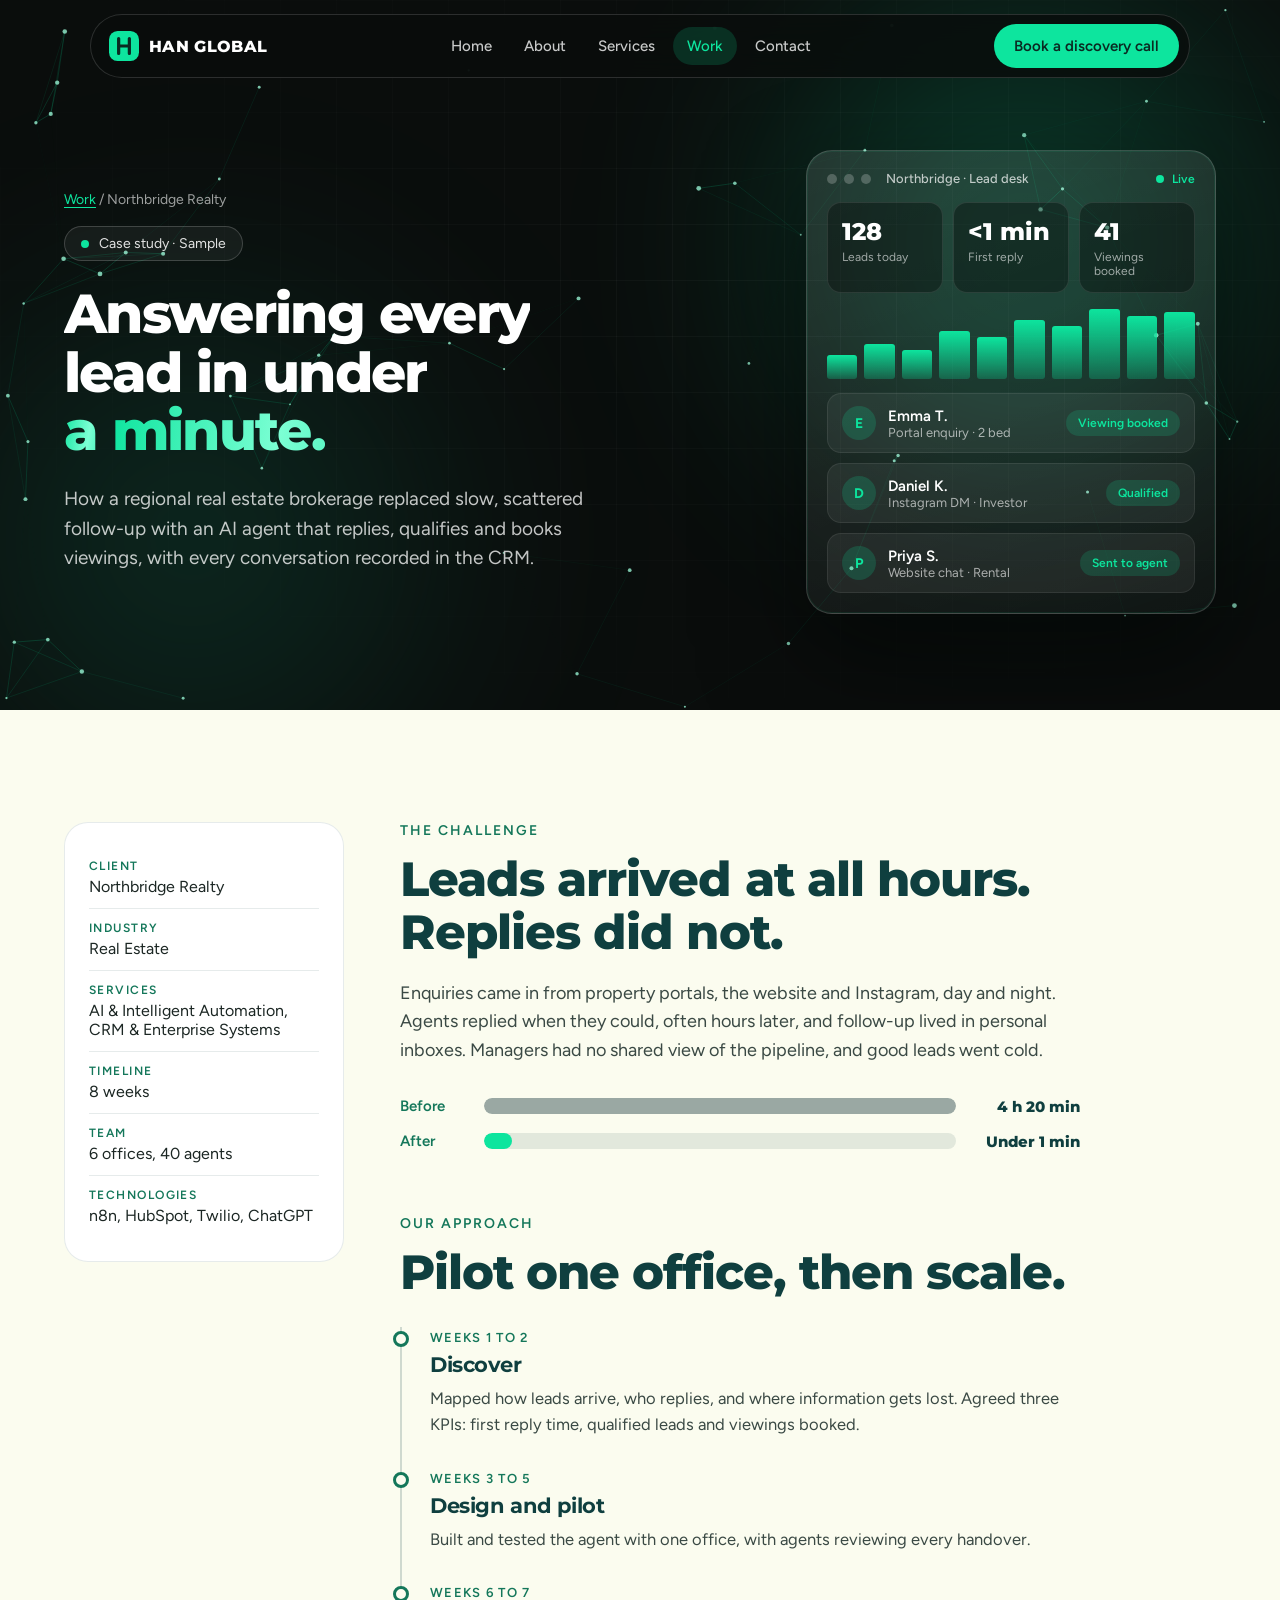
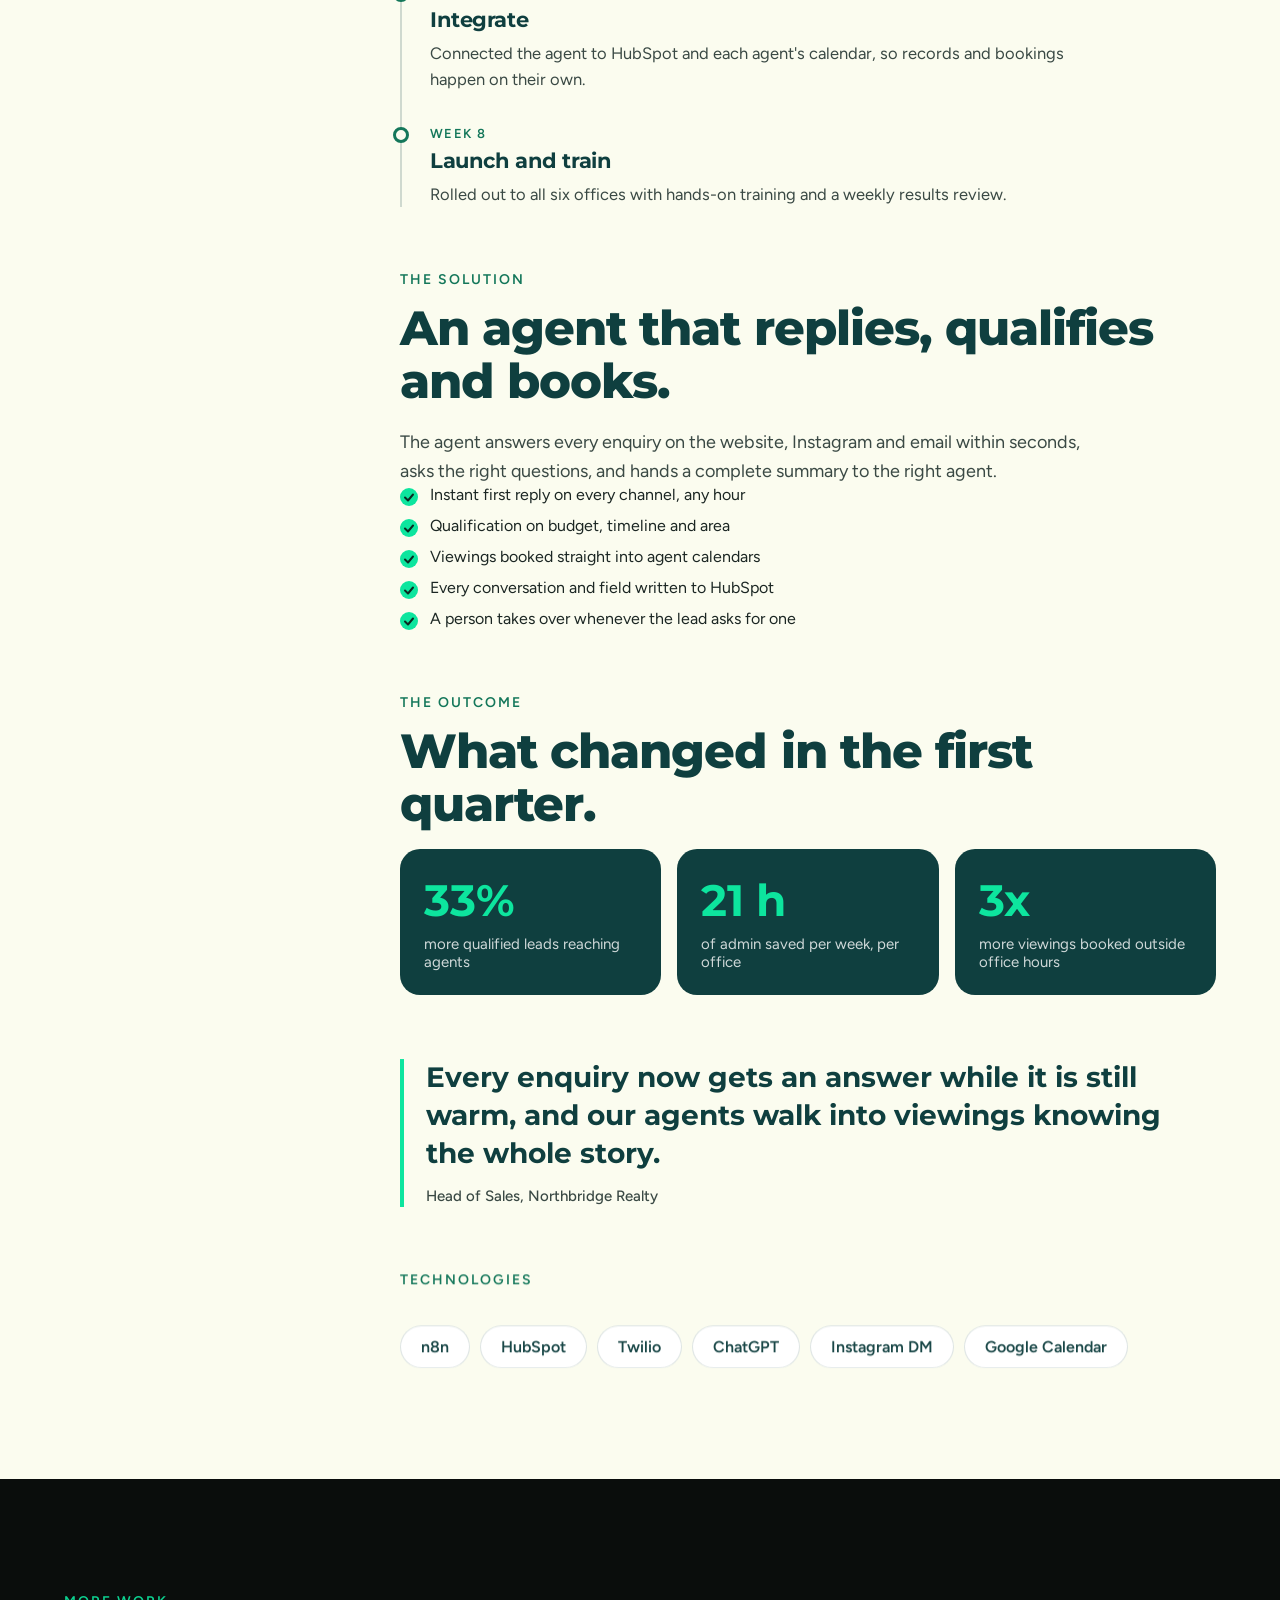
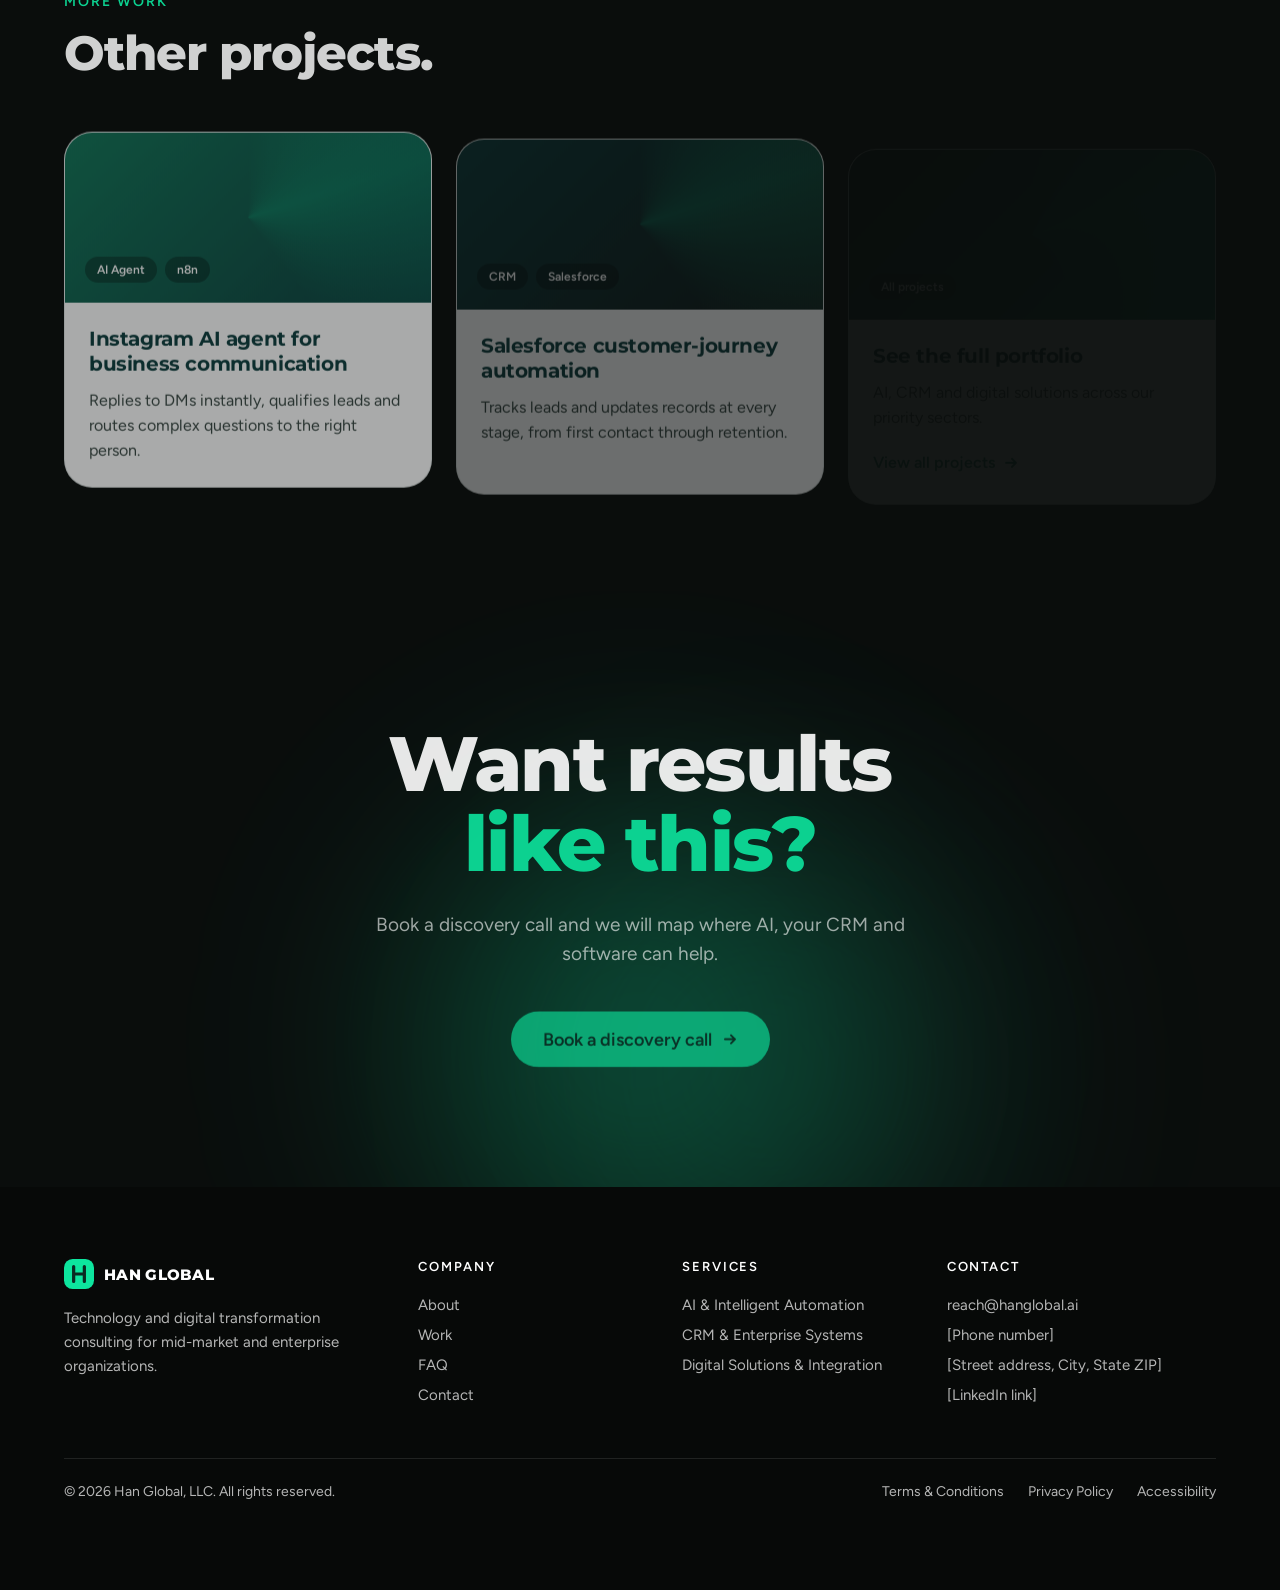
<file: case-study.html>
<!doctype html>
<html lang="en">
<head>
<meta charset="utf-8">
<meta name="viewport" content="width=device-width, initial-scale=1">
<meta name="robots" content="noindex, nofollow">
<title>Northbridge Realty case study | Han Global</title>
<meta name="description" content="How an AI lead agent cut first-reply time from hours to under a minute.">
<meta name="theme-color" content="#0A0D0C">
<link rel="preload" href="fonts/montserrat-latin-wght-normal.woff2" as="font" type="font/woff2" crossorigin>
<link rel="preload" href="fonts/figtree-latin-wght-normal.woff2" as="font" type="font/woff2" crossorigin>
<link rel="stylesheet" href="styles.css">
<script>
  document.documentElement.classList.add('js');
  if (/[?&]motion=on/.test(location.search)) document.documentElement.classList.add('force-motion');
  if (document.documentElement.classList.contains('force-motion') || !window.matchMedia('(prefers-reduced-motion: reduce)').matches) {
    document.documentElement.classList.add('anim');
  }
</script>
</head>
<body>
<a class="skip" href="#main">Skip to content</a>
<div class="progress" aria-hidden="true"><i></i></div>

<header class="navwrap">
  <nav class="nav" aria-label="Main">
    <a class="brand" href="index.html" aria-label="Han Global, home">
      <svg width="30" height="30" viewBox="0 0 28 28" aria-hidden="true"><rect width="28" height="28" rx="8" fill="#0DE59E"/><path d="M9 7v14M19 7v14M9 14h10" stroke="#0A2A22" stroke-width="3" stroke-linecap="round"/></svg>
      <span>HAN GLOBAL</span>
    </a>
    <div class="navlinks" id="navlinks">
      <a href="index.html">Home</a><a href="about.html">About</a><a href="services.html">Services</a><a href="work.html" class="active" aria-current="page">Work</a><a href="contact.html">Contact</a>
    </div>
    <a class="btn btn-neon btn-sm cta-nav mag" href="contact.html">Book a discovery call</a>
    <button class="burger" type="button" aria-label="Open menu" aria-expanded="false" aria-controls="mpanel">
      <svg width="20" height="20" viewBox="0 0 20 20" fill="none" aria-hidden="true"><path d="M3 6h14M3 10h14M3 14h14" stroke="currentColor" stroke-width="2" stroke-linecap="round"/></svg>
    </button>
  </nav>
  <div class="mpanel" id="mpanel" hidden>
    <a href="index.html">Home</a><a href="about.html">About</a><a href="services.html">Services</a><a href="work.html" class="active" aria-current="page">Work</a><a href="contact.html">Contact</a>
    <a class="btn btn-neon" href="contact.html">Book a discovery call</a>
  </div>
</header>
<main id="main">
<section class="hero phero" id="top">
  <canvas id="net" aria-hidden="true"></canvas>
  <div class="aurora" aria-hidden="true"><i></i><i></i></div>
  <div class="wrap hero-grid">
    <div class="hero-copy">
      <p class="crumbs in" style="--d:0s"><a href="work.html">Work</a> / Northbridge Realty</p>
      <p class="eyebrow in" style="--d:.05s"><span class="dot"></span>Case study · Sample</p>
      <h1 class="h1" aria-label="Answering every lead in under a minute."><span class="ln" aria-hidden="true"><span class="wm"><span class="w" style="--i:0">Answering</span></span> <span class="wm"><span class="w" style="--i:1">every</span></span></span><span class="ln" aria-hidden="true"><span class="wm"><span class="w" style="--i:2">lead</span></span> <span class="wm"><span class="w" style="--i:3">in</span></span> <span class="wm"><span class="w" style="--i:4">under</span></span></span><span class="ln grad" aria-hidden="true"><span class="wm"><span class="w" style="--i:5">a</span></span> <span class="wm"><span class="w" style="--i:6">minute.</span></span></span></h1>
      <p class="hero-sub in" style="--d:.7s">How a regional real estate brokerage replaced slow, scattered follow-up with an AI agent that replies, qualifies and books viewings, with every conversation recorded in the CRM.</p>
      
    </div>
    <div class="phero-vis in" style="--d:.5s"><div class="console dash" role="img" aria-label="Illustration of a lead desk dashboard with sample data">
  <div class="c-top"><span class="tl"></span><span class="tl"></span><span class="tl"></span><span class="c-title">Northbridge · Lead desk</span><span class="live"><span class="dot"></span>Live</span></div>
  <div class="dtiles"><div><b>128</b><span>Leads today</span></div><div><b>&lt;1 min</b><span>First reply</span></div><div><b>41</b><span>Viewings booked</span></div></div>
  <div class="spark wide" aria-hidden="true"><i style="--h:35%"></i><i style="--h:50%"></i><i style="--h:42%"></i><i style="--h:68%"></i><i style="--h:60%"></i><i style="--h:84%"></i><i style="--h:76%"></i><i style="--h:100%"></i><i style="--h:90%"></i><i style="--h:96%"></i></div>
  <ul class="c-leads vl">
    <li class="on"><span class="av">E</span><div><b>Emma T.</b><span>Portal enquiry · 2 bed</span></div><em>Viewing booked</em></li>
    <li class="on"><span class="av">D</span><div><b>Daniel K.</b><span>Instagram DM · Investor</span></div><em>Qualified</em></li>
    <li class="on"><span class="av">P</span><div><b>Priya S.</b><span>Website chat · Rental</span></div><em>Sent to agent</em></li>
  </ul>
</div></div>
  </div>
</section><section class="sec cream"><div class="wrap cs">
<div class="cs-side rv"><dl class="facts"><div><dt>Client</dt><dd>Northbridge Realty</dd></div><div><dt>Industry</dt><dd>Real Estate</dd></div><div><dt>Services</dt><dd>AI &amp; Intelligent Automation, CRM &amp; Enterprise Systems</dd></div><div><dt>Timeline</dt><dd>8 weeks</dd></div><div><dt>Team</dt><dd>6 offices, 40 agents</dd></div><div><dt>Technologies</dt><dd>n8n, HubSpot, Twilio, ChatGPT</dd></div></dl></div>
<div class="cs-main">

<div class="rv"><p class="kicker">The challenge</p><h2 class="h2">Leads arrived at all hours. Replies did not.</h2>
<p class="lead-p wide">Enquiries came in from property portals, the website and Instagram, day and night. Agents replied when they could, often hours later, and follow-up lived in personal inboxes. Managers had no shared view of the pipeline, and good leads went cold.</p>
<div class="ba" aria-label="First reply time, before and after"><div class="ba-r"><span>Before</span><div class="ba-t"><i style="--w:100%"></i></div><b>4 h 20 min</b></div><div class="ba-r"><span>After</span><div class="ba-t"><i class="g" style="--w:6%"></i></div><b>Under 1 min</b></div></div></div>

<div class="rv"><p class="kicker">Our approach</p><h2 class="h2">Pilot one office, then scale.</h2>
<ol class="tline"><li><b>Weeks 1 to 2</b><h3>Discover</h3><p>Mapped how leads arrive, who replies, and where information gets lost. Agreed three KPIs: first reply time, qualified leads and viewings booked.</p></li><li><b>Weeks 3 to 5</b><h3>Design and pilot</h3><p>Built and tested the agent with one office, with agents reviewing every handover.</p></li><li><b>Weeks 6 to 7</b><h3>Integrate</h3><p>Connected the agent to HubSpot and each agent's calendar, so records and bookings happen on their own.</p></li><li><b>Week 8</b><h3>Launch and train</h3><p>Rolled out to all six offices with hands-on training and a weekly results review.</p></li></ol></div>

<div class="rv"><p class="kicker">The solution</p><h2 class="h2">An agent that replies, qualifies and books.</h2>
<p class="lead-p wide">The agent answers every enquiry on the website, Instagram and email within seconds, asks the right questions, and hands a complete summary to the right agent.</p>
<ul class="caps"><li>Instant first reply on every channel, any hour</li><li>Qualification on budget, timeline and area</li><li>Viewings booked straight into agent calendars</li><li>Every conversation and field written to HubSpot</li><li>A person takes over whenever the lead asks for one</li></ul></div>

<div class="rv"><p class="kicker">The outcome</p><h2 class="h2">What changed in the first quarter.</h2>
<div class="kpis"><div><b data-count="35" data-suffix="%">35%</b><span>more qualified leads reaching agents</span></div><div><b data-count="22" data-suffix=" h">22 h</b><span>of admin saved per week, per office</span></div><div><b data-count="3" data-suffix="x">3x</b><span>more viewings booked outside office hours</span></div></div></div>

<div class="rv"><blockquote class="pq">Every enquiry now gets an answer while it is still warm, and our agents walk into viewings knowing the whole story.<cite>Head of Sales, Northbridge Realty</cite></blockquote></div>

<div class="rv"><p class="kicker">Technologies</p><div class="chips rv "><span>n8n</span><span>HubSpot</span><span>Twilio</span><span>ChatGPT</span><span>Instagram DM</span><span>Google Calendar</span></div></div>

</div></div></section><section class="sec dark" aria-labelledby="mw">
  <div class="wrap">
    <p class="kicker light rv">More work</p>
    <h2 class="h2 light rv" id="mw" style="max-width:720px">Other projects.</h2>
    
    <div class="work-grid"><article class="work rv"><div class="work-top t1"><span>AI Agent</span><span>n8n</span></div><div class="work-body"><h3>Instagram AI agent for business communication</h3><p>Replies to DMs instantly, qualifies leads and routes complex questions to the right person.</p></div></article><article class="work rv"><div class="work-top t3"><span>CRM</span><span>Salesforce</span></div><div class="work-body"><h3>Salesforce customer-journey automation</h3><p>Tracks leads and updates records at every stage, from first contact through retention.</p></div></article><article class="work rv"><div class="work-top t2"><span>All projects</span></div><div class="work-body"><h3>See the full portfolio</h3><p>AI, CRM and digital solutions across our priority sectors.</p><a class="more" href="work.html">View all projects <svg width="16" height="16" viewBox="0 0 16 16" fill="none" aria-hidden="true"><path d="M3 8h10M9 4l4 4-4 4" stroke="currentColor" stroke-width="2" stroke-linecap="round" stroke-linejoin="round"/></svg></a></div></article></div>
  </div>
</section><section class="cta" id="contact-cta">
  <div class="aurora" aria-hidden="true"><i></i><i></i></div>
  <div class="wrap">
    <h2 class="cta-h rv">Want results<br><span>like this?</span></h2>
    <p class="rv">Book a discovery call and we will map where AI, your CRM and software can help.</p>
    <div class="mt rv"><a class="btn btn-neon btn-lg mag" href="contact.html">Book a discovery call <svg width="16" height="16" viewBox="0 0 16 16" fill="none" aria-hidden="true"><path d="M3 8h10M9 4l4 4-4 4" stroke="currentColor" stroke-width="2" stroke-linecap="round" stroke-linejoin="round"/></svg></a></div>
  </div>
</section>
</main>

<footer class="foot">
  <div class="wrap">
    <div class="foot-grid">
      <div>
        <a class="brand" href="index.html" aria-label="Han Global, home">
          <svg width="30" height="30" viewBox="0 0 28 28" aria-hidden="true"><rect width="28" height="28" rx="8" fill="#0DE59E"/><path d="M9 7v14M19 7v14M9 14h10" stroke="#0A2A22" stroke-width="3" stroke-linecap="round"/></svg>
          <span>HAN GLOBAL</span>
        </a>
        <p class="foot-blurb">Technology and digital transformation consulting for mid-market and enterprise organizations.</p>
      </div>
      <div><h3>Company</h3><a href="about.html">About</a><a href="work.html">Work</a><a href="contact.html#faq">FAQ</a><a href="contact.html">Contact</a></div>
      <div><h3>Services</h3><a href="ai-automation.html">AI &amp; Intelligent Automation</a><a href="crm-enterprise.html">CRM &amp; Enterprise Systems</a><a href="digital-solutions.html">Digital Solutions &amp; Integration</a></div>
      <div><h3>Contact</h3><a href="mailto:reach@hanglobal.ai">reach@hanglobal.ai</a><span>[Phone number]</span><span>[Street address, City, State ZIP]</span><span>[LinkedIn link]</span></div>
    </div>
    <div class="legal">
      <span>© 2026 Han Global, LLC. All rights reserved.</span>
      <span class="legal-links"><a href="#top">Terms &amp; Conditions</a><a href="#top">Privacy Policy</a><a href="#top">Accessibility</a></span>
    </div>
  </div>
</footer>
<script src="vendor/gsap.min.js" defer></script>
<script src="vendor/ScrollTrigger.min.js" defer></script>
<script src="main.js" defer></script>
</body>
</html>
</file>
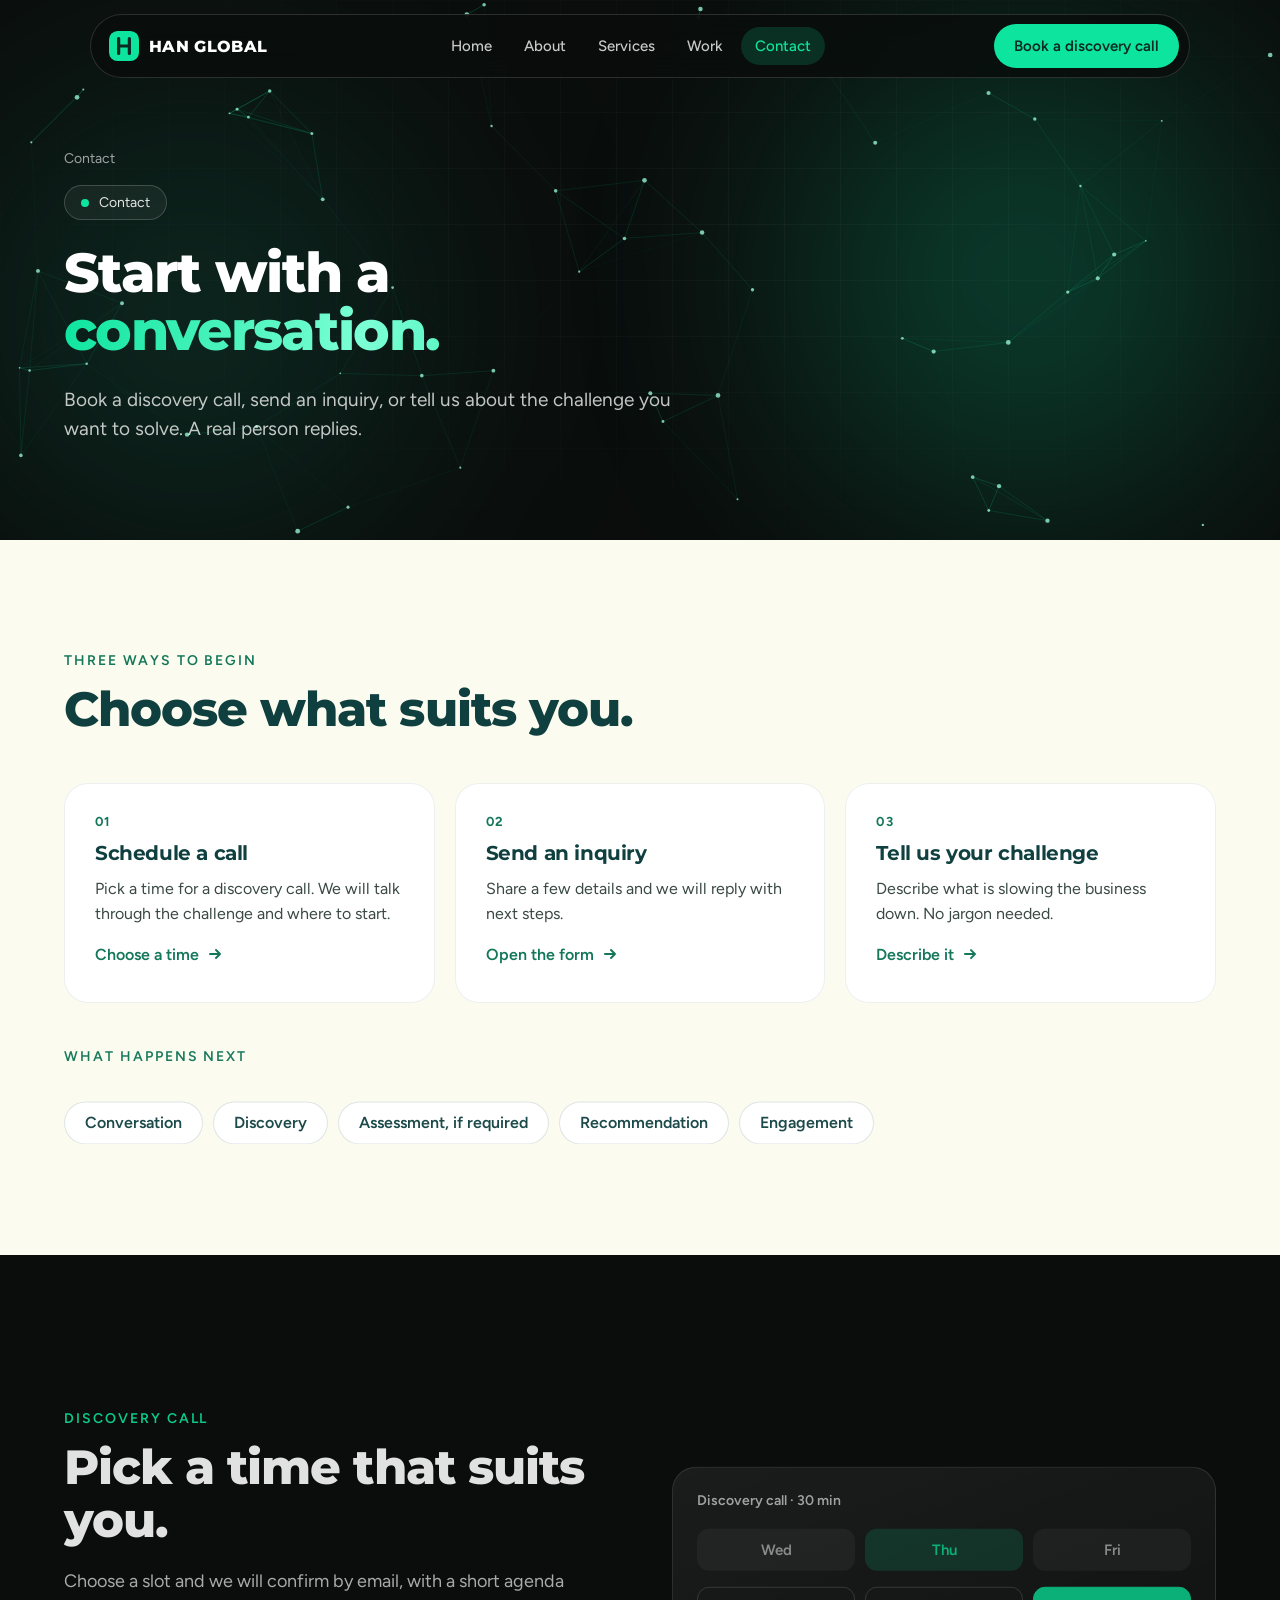
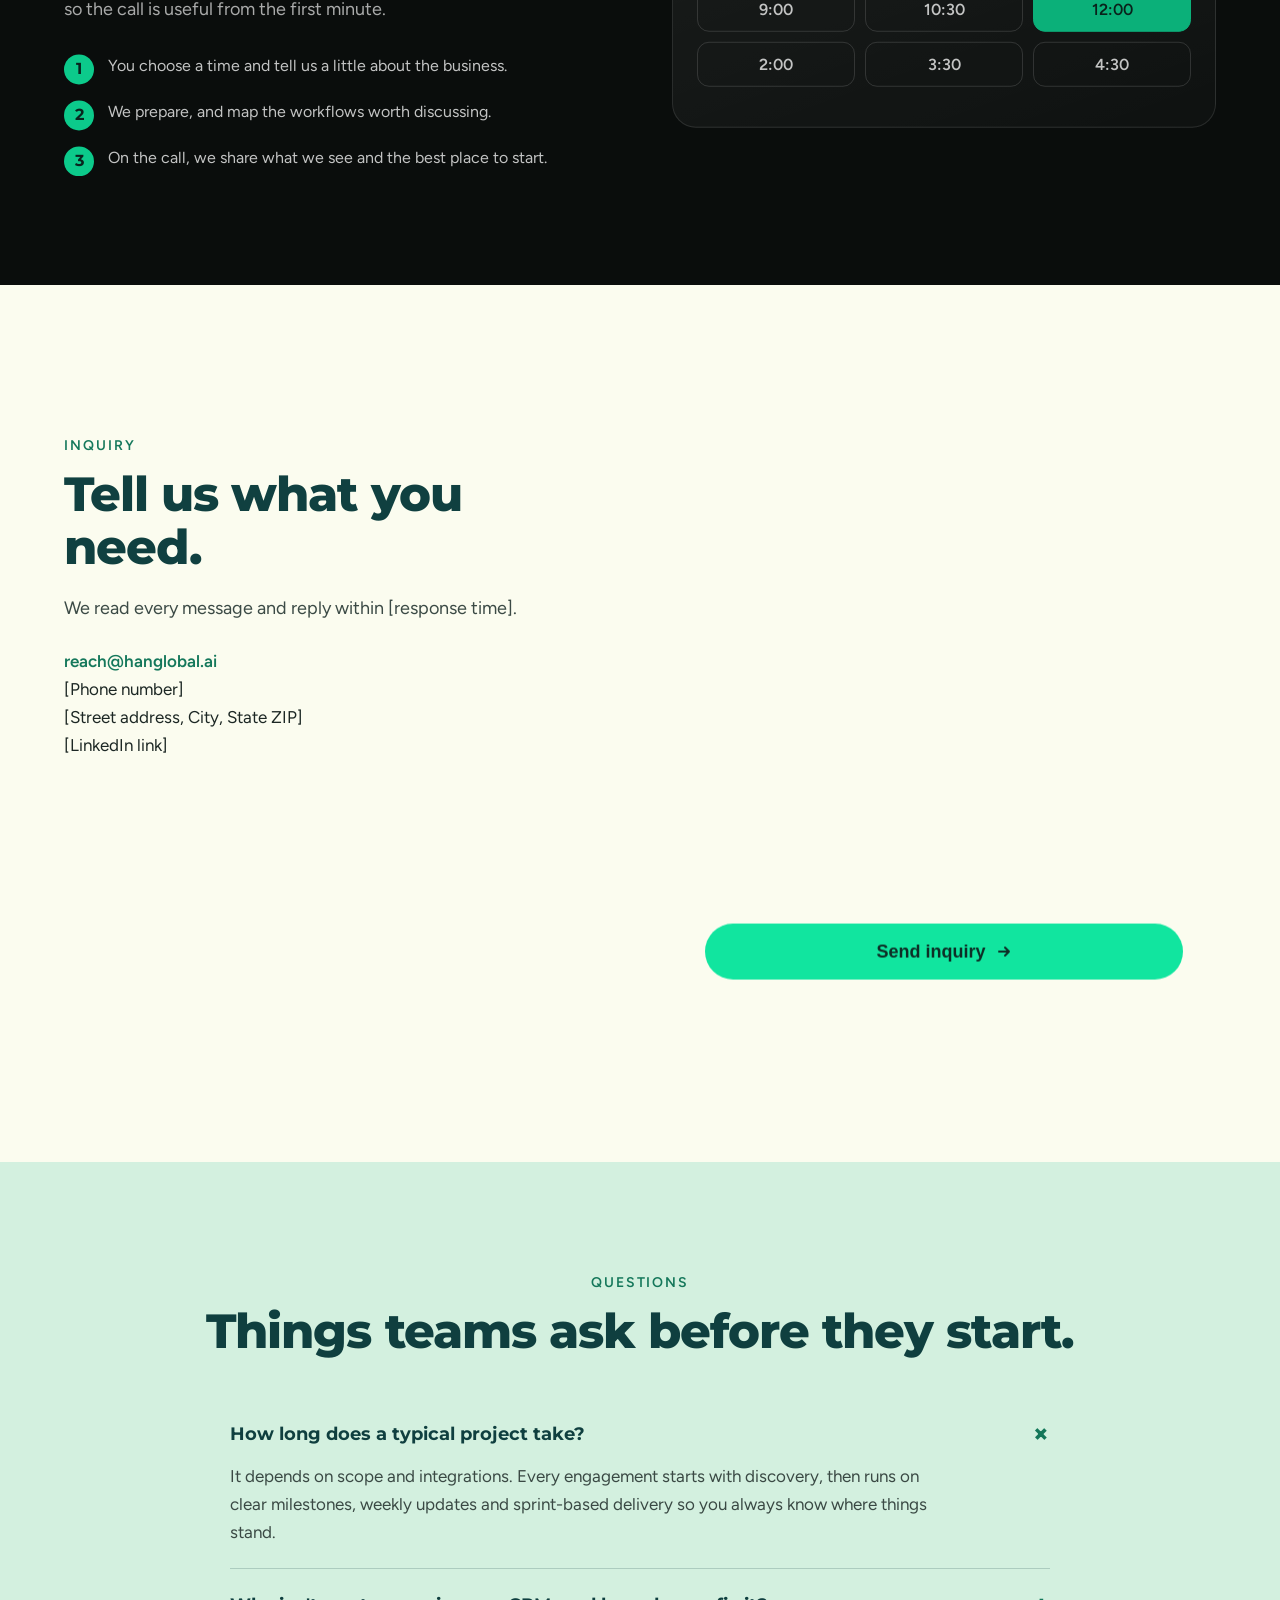
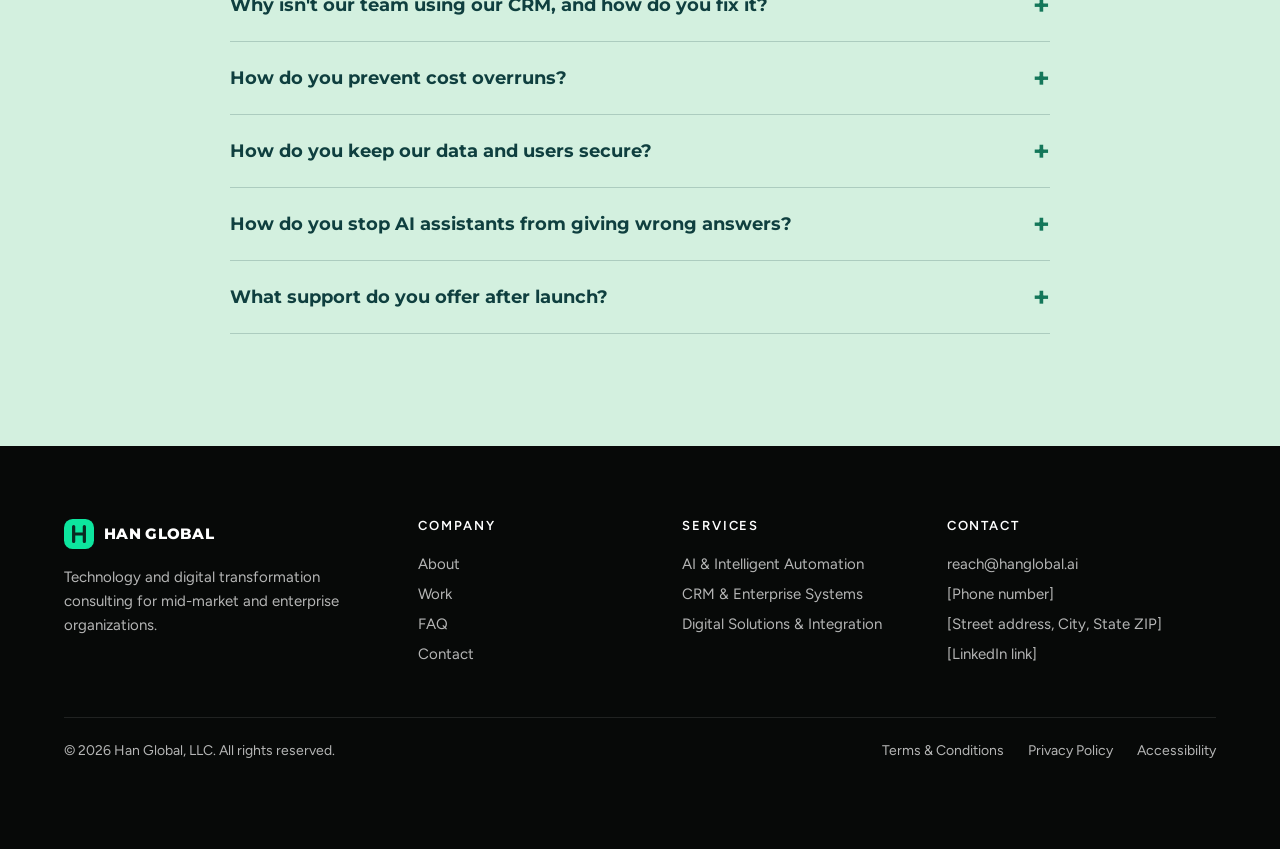
<file: contact.html>
<!doctype html>
<html lang="en">
<head>
<meta charset="utf-8">
<meta name="viewport" content="width=device-width, initial-scale=1">
<meta name="robots" content="noindex, nofollow">
<title>Contact | Han Global</title>
<meta name="description" content="Contact Han Global: book a discovery call or send an inquiry.">
<meta name="theme-color" content="#0A0D0C">
<link rel="preload" href="fonts/montserrat-latin-wght-normal.woff2" as="font" type="font/woff2" crossorigin>
<link rel="preload" href="fonts/figtree-latin-wght-normal.woff2" as="font" type="font/woff2" crossorigin>
<link rel="stylesheet" href="styles.css">
<script>
  document.documentElement.classList.add('js');
  if (/[?&]motion=on/.test(location.search)) document.documentElement.classList.add('force-motion');
  if (document.documentElement.classList.contains('force-motion') || !window.matchMedia('(prefers-reduced-motion: reduce)').matches) {
    document.documentElement.classList.add('anim');
  }
</script>
</head>
<body>
<a class="skip" href="#main">Skip to content</a>
<div class="progress" aria-hidden="true"><i></i></div>

<header class="navwrap">
  <nav class="nav" aria-label="Main">
    <a class="brand" href="index.html" aria-label="Han Global, home">
      <svg width="30" height="30" viewBox="0 0 28 28" aria-hidden="true"><rect width="28" height="28" rx="8" fill="#0DE59E"/><path d="M9 7v14M19 7v14M9 14h10" stroke="#0A2A22" stroke-width="3" stroke-linecap="round"/></svg>
      <span>HAN GLOBAL</span>
    </a>
    <div class="navlinks" id="navlinks">
      <a href="index.html">Home</a><a href="about.html">About</a><a href="services.html">Services</a><a href="work.html">Work</a><a href="contact.html" class="active" aria-current="page">Contact</a>
    </div>
    <a class="btn btn-neon btn-sm cta-nav mag" href="contact.html">Book a discovery call</a>
    <button class="burger" type="button" aria-label="Open menu" aria-expanded="false" aria-controls="mpanel">
      <svg width="20" height="20" viewBox="0 0 20 20" fill="none" aria-hidden="true"><path d="M3 6h14M3 10h14M3 14h14" stroke="currentColor" stroke-width="2" stroke-linecap="round"/></svg>
    </button>
  </nav>
  <div class="mpanel" id="mpanel" hidden>
    <a href="index.html">Home</a><a href="about.html">About</a><a href="services.html">Services</a><a href="work.html">Work</a><a href="contact.html" class="active" aria-current="page">Contact</a>
    <a class="btn btn-neon" href="contact.html">Book a discovery call</a>
  </div>
</header>
<main id="main">
<section class="hero phero single" id="top">
  <canvas id="net" aria-hidden="true"></canvas>
  <div class="aurora" aria-hidden="true"><i></i><i></i></div>
  <div class="wrap hero-grid">
    <div class="hero-copy">
      <p class="crumbs in" style="--d:0s">Contact</p>
      <p class="eyebrow in" style="--d:.05s"><span class="dot"></span>Contact</p>
      <h1 class="h1" aria-label="Start with a conversation."><span class="ln" aria-hidden="true"><span class="wm"><span class="w" style="--i:0">Start</span></span> <span class="wm"><span class="w" style="--i:1">with</span></span> <span class="wm"><span class="w" style="--i:2">a</span></span></span><span class="ln grad" aria-hidden="true"><span class="wm"><span class="w" style="--i:3">conversation.</span></span></span></h1>
      <p class="hero-sub in" style="--d:.7s">Book a discovery call, send an inquiry, or tell us about the challenge you want to solve. A real person replies.</p>
      
    </div>
    
  </div>
</section><section class="sec cream" aria-labelledby="ct-h"><div class="wrap"><p class="kicker rv">Three ways to begin</p><h2 class="h2 rv" id="ct-h" style="max-width:720px">Choose what suits you.</h2>
<div class="bento"><article class="opt rv"><span class="ind-n">01</span><h3>Schedule a call</h3><p>Pick a time for a discovery call. We will talk through the challenge and where to start.</p><a class="more" href="#schedule">Choose a time <svg width="16" height="16" viewBox="0 0 16 16" fill="none" aria-hidden="true"><path d="M3 8h10M9 4l4 4-4 4" stroke="currentColor" stroke-width="2" stroke-linecap="round" stroke-linejoin="round"/></svg></a></article><article class="opt rv"><span class="ind-n">02</span><h3>Send an inquiry</h3><p>Share a few details and we will reply with next steps.</p><a class="more" href="#inquiry">Open the form <svg width="16" height="16" viewBox="0 0 16 16" fill="none" aria-hidden="true"><path d="M3 8h10M9 4l4 4-4 4" stroke="currentColor" stroke-width="2" stroke-linecap="round" stroke-linejoin="round"/></svg></a></article><article class="opt rv"><span class="ind-n">03</span><h3>Tell us your challenge</h3><p>Describe what is slowing the business down. No jargon needed.</p><a class="more" href="#inquiry">Describe it <svg width="16" height="16" viewBox="0 0 16 16" fill="none" aria-hidden="true"><path d="M3 8h10M9 4l4 4-4 4" stroke="currentColor" stroke-width="2" stroke-linecap="round" stroke-linejoin="round"/></svg></a></article></div><p class="kicker rv" style="margin-top:44px">What happens next</p><div class="chips rv"><span>Conversation</span><span>Discovery</span><span>Assessment, if required</span><span>Recommendation</span><span>Engagement</span></div></div></section><section class="sec dark" id="schedule"><div class="wrap split"><div class="rv"><p class="kicker light">Discovery call</p><h2 class="h2 light">Pick a time that suits you.</h2><p class="lead-p light">Choose a slot and we will confirm by email, with a short agenda so the call is useful from the first minute.</p>
<ol class="nexts"><li><b>1</b><span>You choose a time and tell us a little about the business.</span></li><li><b>2</b><span>We prepare, and map the workflows worth discussing.</span></li><li><b>3</b><span>On the call, we share what we see and the best place to start.</span></li></ol></div>
<div class="rv"><div class="calph"><div class="card-h"><span>Discovery call · 30 min</span></div><div class="cal-days"><span>Wed</span><span class="sel">Thu</span><span>Fri</span></div><div class="slots"><span>9:00</span><span>10:30</span><span class="sel">12:00</span><span>2:00</span><span>3:30</span><span>4:30</span></div></div></div></div></section><section class="sec cream" id="inquiry"><div class="wrap split top"><div class="rv"><p class="kicker">Inquiry</p><h2 class="h2">Tell us what you need.</h2><p class="lead-p">We read every message and reply within [response time].</p>
<div class="cinfo"><a href="mailto:reach@hanglobal.ai">reach@hanglobal.ai</a><span>[Phone number]</span><span>[Street address, City, State ZIP]</span><span>[LinkedIn link]</span></div></div><form class="cform rv" id="cform" novalidate>
<div class="row2"><label>Name<input type="text" name="name" autocomplete="name" required></label><label>Work email<input type="email" name="email" autocomplete="email" required></label></div>
<div class="row2"><label>Company<input type="text" name="company" autocomplete="organization"></label><label>Company size<select name="size"><option value="">Choose one</option><option>1 to 50</option><option>51 to 250</option><option>251 to 1,000</option><option>1,000+</option></select></label></div>
<label>What are you looking for?<select name="interest"><option value="">Choose one</option><option>Improve a business process</option><option>Improve or modernize our CRM</option><option>Explore AI / automation</option><option>Connect systems and data</option><option>Build a custom digital solution</option><option>Not sure yet</option><option>Other</option></select></label>
<label>Tell us the challenge<textarea name="msg" rows="5" placeholder="What are you trying to fix or improve?"></textarea></label>
<button class="btn btn-neon btn-lg" type="submit">Send inquiry <svg width="16" height="16" viewBox="0 0 16 16" fill="none" aria-hidden="true"><path d="M3 8h10M9 4l4 4-4 4" stroke="currentColor" stroke-width="2" stroke-linecap="round" stroke-linejoin="round"/></svg></button>
<p class="cf-note" id="cf-note" role="status" aria-live="polite"></p>
</form></div></section><!-- FAQ -->
<section class="sec mint" id="faq" aria-labelledby="faq-h">
  <div class="wrap">
    <div class="center">
      <p class="kicker">Questions</p>
      <h2 class="h2" id="faq-h">Things teams ask before they start.</h2>
    </div>
    <div class="faq">
      <details open><summary>How long does a typical project take?</summary><p>It depends on scope and integrations. Every engagement starts with discovery, then runs on clear milestones, weekly updates and sprint-based delivery so you always know where things stand.</p></details>
      <details><summary>Why isn't our team using our CRM, and how do you fix it?</summary><p>Low adoption usually comes from messy data, complicated workflows or thin training. We clean the data, shape workflows around how your team actually works, automate routine tasks and train people hands-on.</p></details>
      <details><summary>How do you prevent cost overruns?</summary><p>Through a rigorous discovery phase, a prioritized MVP and a formal change-control process, so every new request is estimated and approved before work continues.</p></details>
      <details><summary>How do you keep our data and users secure?</summary><p>Security is non-negotiable. We use encrypted systems, run routine vulnerability checks and design with security and compliance in mind.</p></details>
      <details><summary>How do you stop AI assistants from giving wrong answers?</summary><p>We connect assistants to curated, continuously updated sources using retrieval (RAG), set confidence controls, and route sensitive or high-risk questions to a person.</p></details>
      <details><summary>What support do you offer after launch?</summary><p>Flexible support plans covering bug fixes, uptime monitoring, performance tracking and security patching, each with clear response times.</p></details>
    </div>
  </div>
</section>


</main>

<footer class="foot">
  <div class="wrap">
    <div class="foot-grid">
      <div>
        <a class="brand" href="index.html" aria-label="Han Global, home">
          <svg width="30" height="30" viewBox="0 0 28 28" aria-hidden="true"><rect width="28" height="28" rx="8" fill="#0DE59E"/><path d="M9 7v14M19 7v14M9 14h10" stroke="#0A2A22" stroke-width="3" stroke-linecap="round"/></svg>
          <span>HAN GLOBAL</span>
        </a>
        <p class="foot-blurb">Technology and digital transformation consulting for mid-market and enterprise organizations.</p>
      </div>
      <div><h3>Company</h3><a href="about.html">About</a><a href="work.html">Work</a><a href="contact.html#faq">FAQ</a><a href="contact.html">Contact</a></div>
      <div><h3>Services</h3><a href="ai-automation.html">AI &amp; Intelligent Automation</a><a href="crm-enterprise.html">CRM &amp; Enterprise Systems</a><a href="digital-solutions.html">Digital Solutions &amp; Integration</a></div>
      <div><h3>Contact</h3><a href="mailto:reach@hanglobal.ai">reach@hanglobal.ai</a><span>[Phone number]</span><span>[Street address, City, State ZIP]</span><span>[LinkedIn link]</span></div>
    </div>
    <div class="legal">
      <span>© 2026 Han Global, LLC. All rights reserved.</span>
      <span class="legal-links"><a href="#top">Terms &amp; Conditions</a><a href="#top">Privacy Policy</a><a href="#top">Accessibility</a></span>
    </div>
  </div>
</footer>
<script src="vendor/gsap.min.js" defer></script>
<script src="vendor/ScrollTrigger.min.js" defer></script>
<script src="main.js" defer></script>
</body>
</html>
</file>
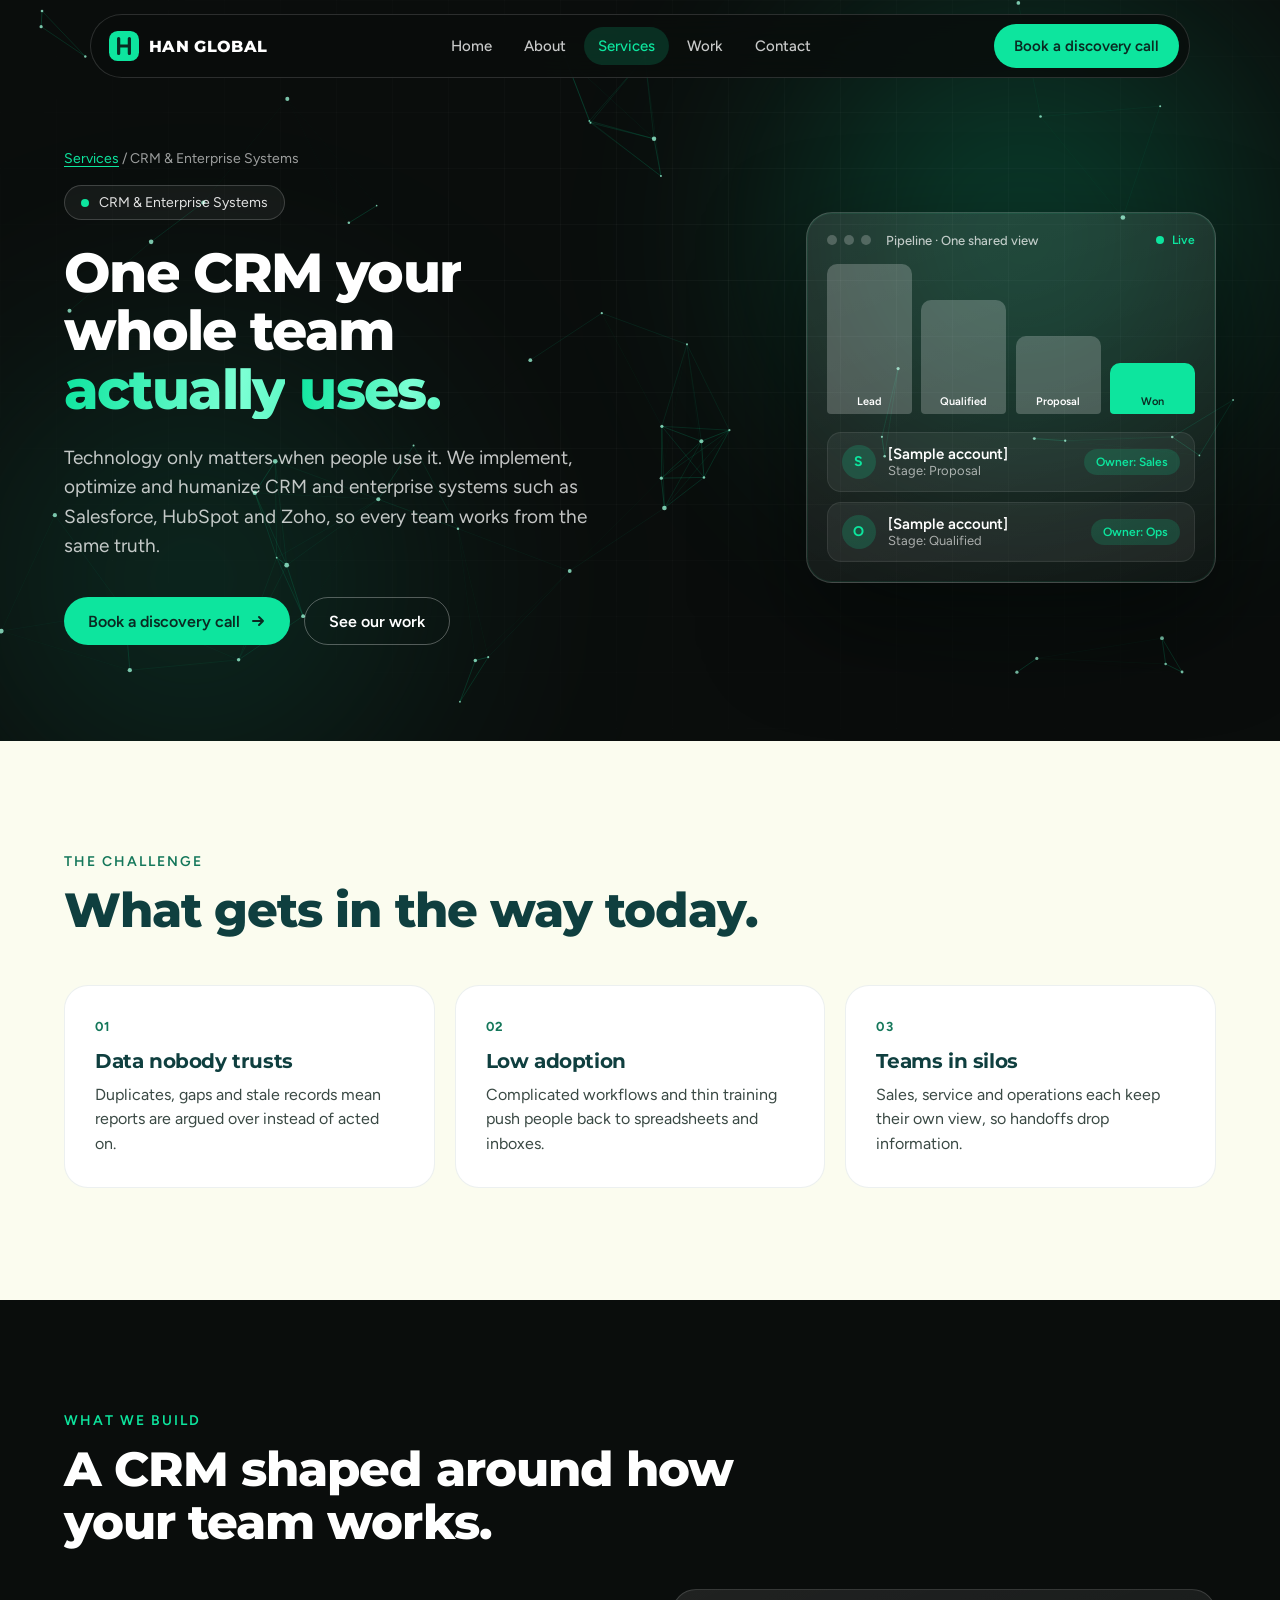
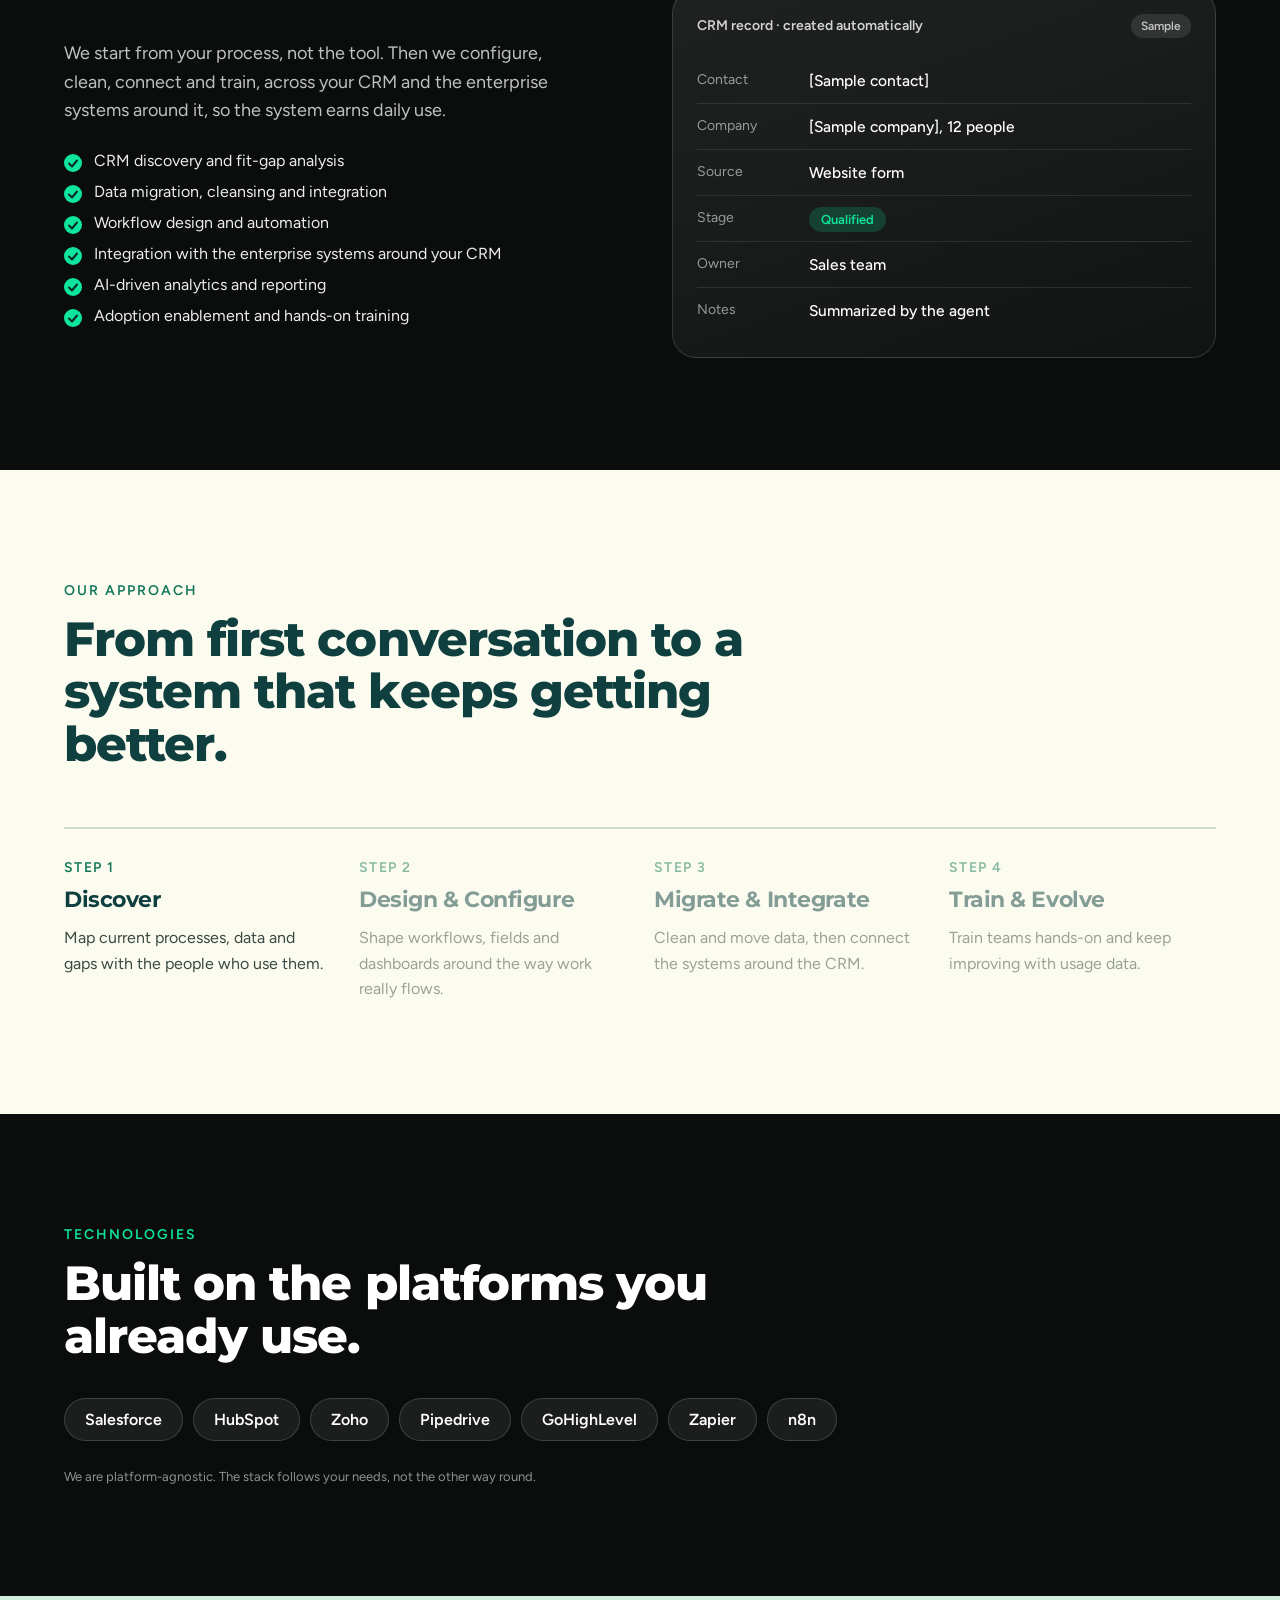
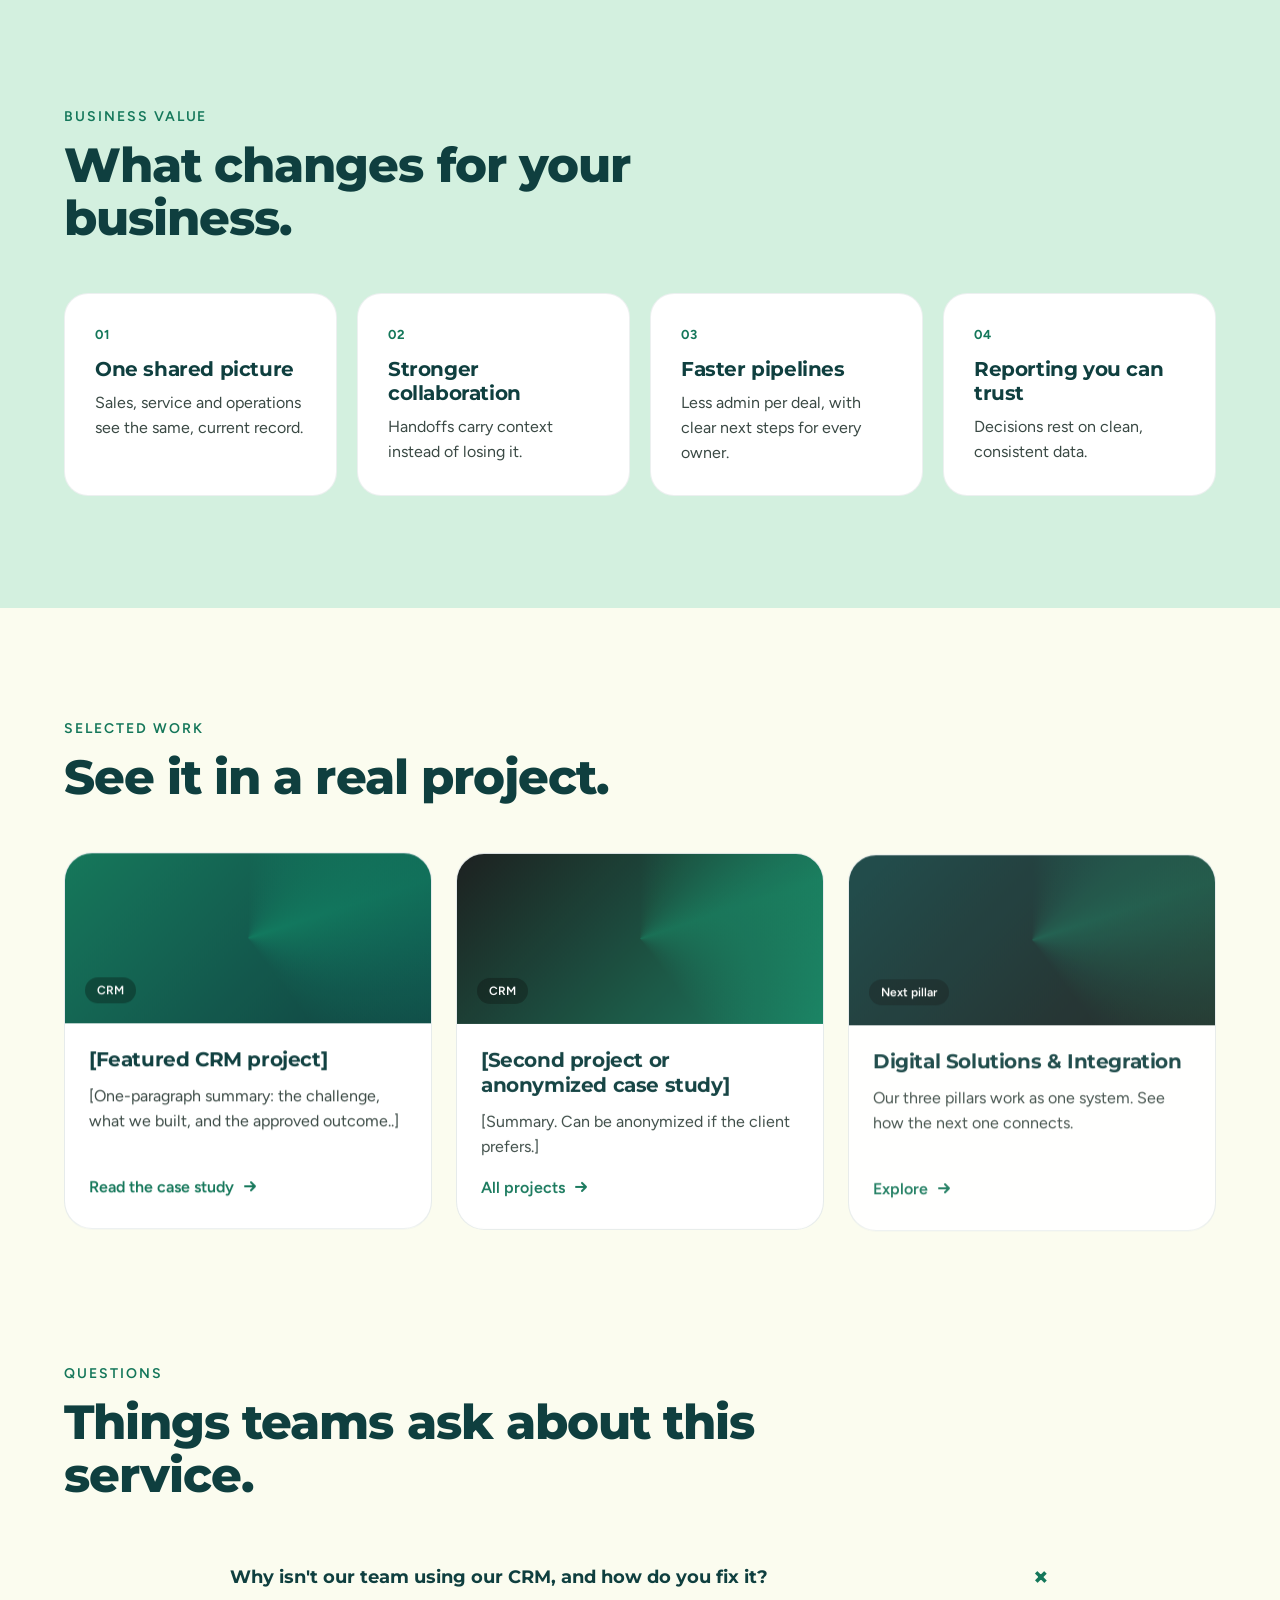
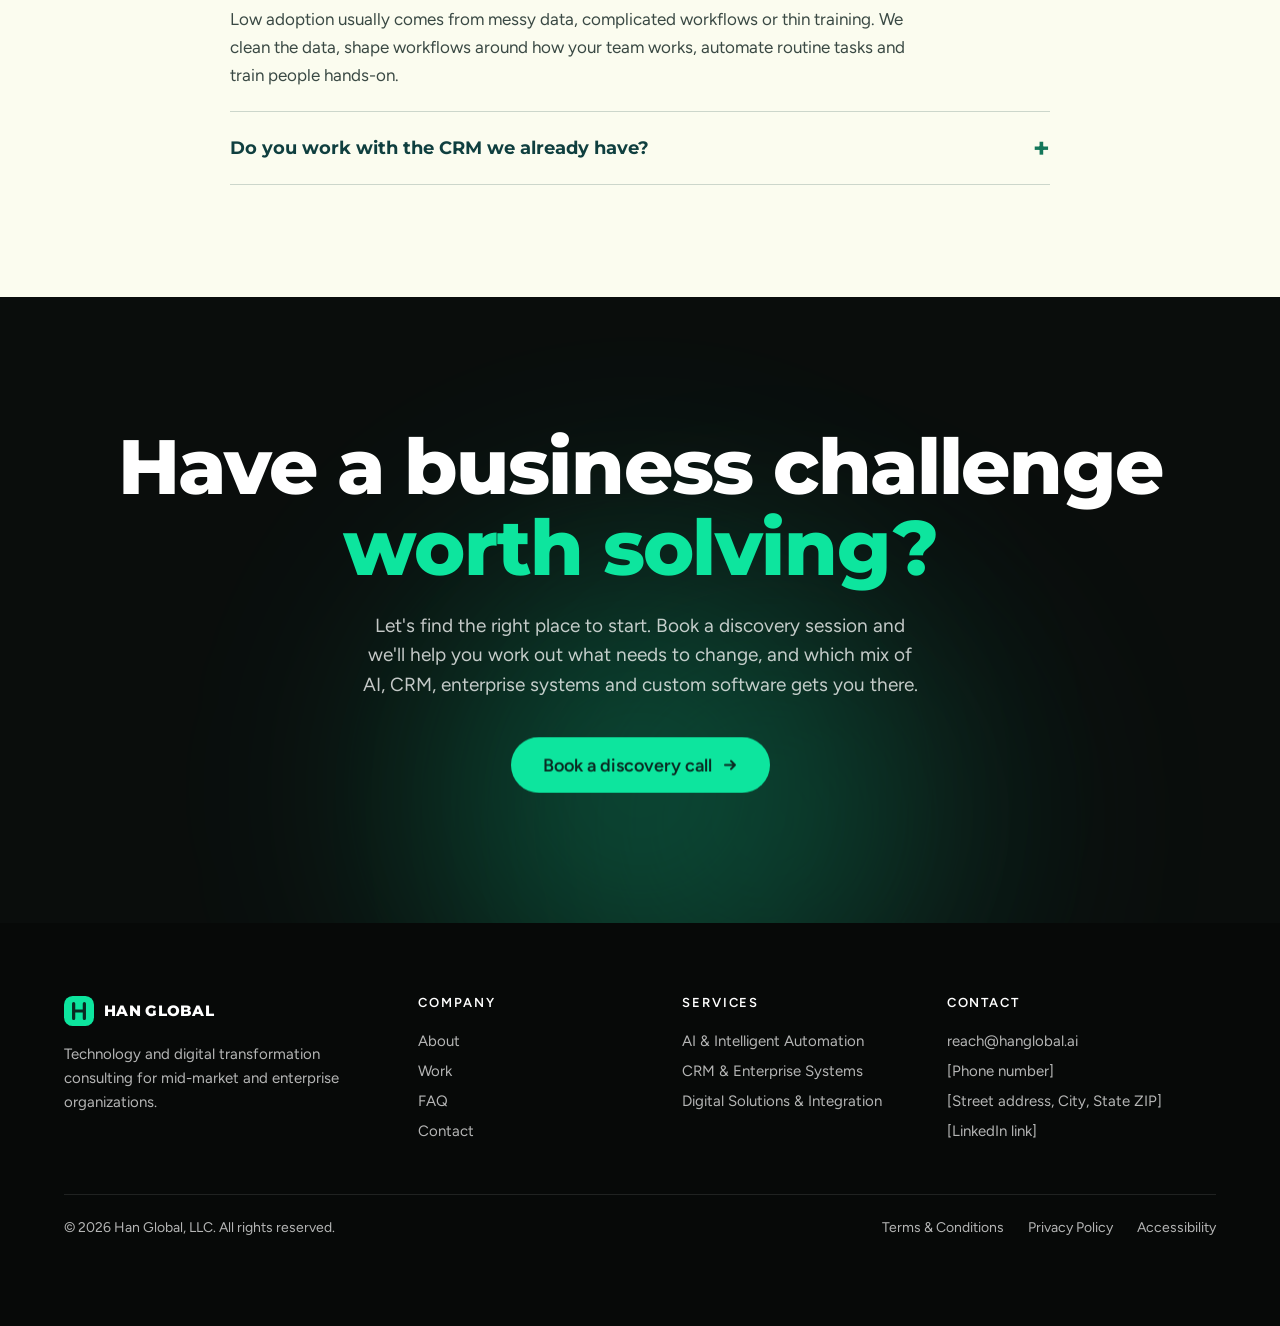
<file: crm-enterprise.html>
<!doctype html>
<html lang="en">
<head>
<meta charset="utf-8">
<meta name="viewport" content="width=device-width, initial-scale=1">
<meta name="robots" content="noindex, nofollow">
<title>CRM &amp; Enterprise Systems | Han Global</title>
<meta name="description" content="CRM implementation, optimization and integration so every team sees the same picture.">
<meta name="theme-color" content="#0A0D0C">
<link rel="preload" href="fonts/montserrat-latin-wght-normal.woff2" as="font" type="font/woff2" crossorigin>
<link rel="preload" href="fonts/figtree-latin-wght-normal.woff2" as="font" type="font/woff2" crossorigin>
<link rel="stylesheet" href="styles.css">
<script>
  document.documentElement.classList.add('js');
  if (/[?&]motion=on/.test(location.search)) document.documentElement.classList.add('force-motion');
  if (document.documentElement.classList.contains('force-motion') || !window.matchMedia('(prefers-reduced-motion: reduce)').matches) {
    document.documentElement.classList.add('anim');
  }
</script>
</head>
<body>
<a class="skip" href="#main">Skip to content</a>
<div class="progress" aria-hidden="true"><i></i></div>

<header class="navwrap">
  <nav class="nav" aria-label="Main">
    <a class="brand" href="index.html" aria-label="Han Global, home">
      <svg width="30" height="30" viewBox="0 0 28 28" aria-hidden="true"><rect width="28" height="28" rx="8" fill="#0DE59E"/><path d="M9 7v14M19 7v14M9 14h10" stroke="#0A2A22" stroke-width="3" stroke-linecap="round"/></svg>
      <span>HAN GLOBAL</span>
    </a>
    <div class="navlinks" id="navlinks">
      <a href="index.html">Home</a><a href="about.html">About</a><a href="services.html" class="active" aria-current="page">Services</a><a href="work.html">Work</a><a href="contact.html">Contact</a>
    </div>
    <a class="btn btn-neon btn-sm cta-nav mag" href="contact.html">Book a discovery call</a>
    <button class="burger" type="button" aria-label="Open menu" aria-expanded="false" aria-controls="mpanel">
      <svg width="20" height="20" viewBox="0 0 20 20" fill="none" aria-hidden="true"><path d="M3 6h14M3 10h14M3 14h14" stroke="currentColor" stroke-width="2" stroke-linecap="round"/></svg>
    </button>
  </nav>
  <div class="mpanel" id="mpanel" hidden>
    <a href="index.html">Home</a><a href="about.html">About</a><a href="services.html" class="active" aria-current="page">Services</a><a href="work.html">Work</a><a href="contact.html">Contact</a>
    <a class="btn btn-neon" href="contact.html">Book a discovery call</a>
  </div>
</header>
<main id="main">
<section class="hero phero" id="top">
  <canvas id="net" aria-hidden="true"></canvas>
  <div class="aurora" aria-hidden="true"><i></i><i></i></div>
  <div class="wrap hero-grid">
    <div class="hero-copy">
      <p class="crumbs in" style="--d:0s"><a href="services.html">Services</a> / CRM &amp; Enterprise Systems</p>
      <p class="eyebrow in" style="--d:.05s"><span class="dot"></span>CRM &amp; Enterprise Systems</p>
      <h1 class="h1" aria-label="One CRM your whole team actually uses."><span class="ln" aria-hidden="true"><span class="wm"><span class="w" style="--i:0">One</span></span> <span class="wm"><span class="w" style="--i:1">CRM</span></span> <span class="wm"><span class="w" style="--i:2">your</span></span></span><span class="ln" aria-hidden="true"><span class="wm"><span class="w" style="--i:3">whole</span></span> <span class="wm"><span class="w" style="--i:4">team</span></span></span><span class="ln grad" aria-hidden="true"><span class="wm"><span class="w" style="--i:5">actually</span></span> <span class="wm"><span class="w" style="--i:6">uses.</span></span></span></h1>
      <p class="hero-sub in" style="--d:.7s">Technology only matters when people use it. We implement, optimize and humanize CRM and enterprise systems such as Salesforce, HubSpot and Zoho, so every team works from the same truth.</p>
      <div class="ctas in" style="--d:.85s"><a class="btn btn-neon mag" href="contact.html">Book a discovery call <svg width="16" height="16" viewBox="0 0 16 16" fill="none" aria-hidden="true"><path d="M3 8h10M9 4l4 4-4 4" stroke="currentColor" stroke-width="2" stroke-linecap="round" stroke-linejoin="round"/></svg></a><a class="btn btn-ghost mag" href="work.html">See our work</a></div>
    </div>
    <div class="phero-vis in" style="--d:.5s"><div class="console" role="img" aria-label="Illustration of a CRM sales pipeline, shown with sample data">
  <div class="c-top"><span class="tl"></span><span class="tl"></span><span class="tl"></span><span class="c-title">Pipeline · One shared view</span><span class="live"><span class="dot"></span>Live</span></div>
  <div class="pipe big"><div style="--h:100%">Lead</div><div style="--h:76%">Qualified</div><div style="--h:52%">Proposal</div><div class="won" style="--h:34%">Won</div></div>
  <ul class="c-leads vl">
    <li class="on"><span class="av">S</span><div><b>[Sample account]</b><span>Stage: Proposal</span></div><em>Owner: Sales</em></li>
    <li class="on"><span class="av">O</span><div><b>[Sample account]</b><span>Stage: Qualified</span></div><em>Owner: Ops</em></li>
  </ul>
</div></div>
  </div>
</section><section class="sec cream" aria-labelledby="ch-h">
  <div class="wrap">
    <p class="kicker rv">The challenge</p>
    <h2 class="h2 rv" id="ch-h" style="max-width:720px">What gets in the way today.</h2>
    
    <div class="bento"><div class="ind rv"><span class="ind-n">01</span><h3>Data nobody trusts</h3><p>Duplicates, gaps and stale records mean reports are argued over instead of acted on.</p></div><div class="ind rv"><span class="ind-n">02</span><h3>Low adoption</h3><p>Complicated workflows and thin training push people back to spreadsheets and inboxes.</p></div><div class="ind rv"><span class="ind-n">03</span><h3>Teams in silos</h3><p>Sales, service and operations each keep their own view, so handoffs drop information.</p></div></div>
  </div>
</section><section class="sec dark" aria-labelledby="b-h">
  <div class="wrap">
    <p class="kicker light rv">What we build</p>
    <h2 class="h2 light rv" id="b-h" style="max-width:720px">A CRM shaped around how your team works.</h2>
    
    <div class="split"><div class="rv"><p class="lead-p light">We start from your process, not the tool. Then we configure, clean, connect and train, across your CRM and the enterprise systems around it, so the system earns daily use.</p><ul class="caps dk"><li>CRM discovery and fit-gap analysis</li><li>Data migration, cleansing and integration</li><li>Workflow design and automation</li><li>Integration with the enterprise systems around your CRM</li><li>AI-driven analytics and reporting</li><li>Adoption enablement and hands-on training</li></ul></div><div class="rv"><div class="panel-l"><div class="card-h"><span>CRM record · created automatically</span><em>Sample</em></div><dl class="fields">
<div><dt>Contact</dt><dd>[Sample contact]</dd></div><div><dt>Company</dt><dd>[Sample company], 12 people</dd></div><div><dt>Source</dt><dd>Website form</dd></div><div><dt>Stage</dt><dd><em class="pill">Qualified</em></dd></div><div><dt>Owner</dt><dd>Sales team</dd></div><div><dt>Notes</dt><dd>Summarized by the agent</dd></div></dl></div></div></div>
  </div>
</section><section class="sec cream" aria-labelledby="ap-h">
  <div class="wrap">
    <p class="kicker rv">Our approach</p>
    <h2 class="h2 rv" id="ap-h" style="max-width:720px">From first conversation to a system that keeps getting better.</h2>
    
    <div class="steps" id="steps"><div class="steps-line" aria-hidden="true"><i></i></div><div class="step"><span class="step-n">STEP 1</span><h3>Discover</h3><p>Map current processes, data and gaps with the people who use them.</p></div><div class="step"><span class="step-n">STEP 2</span><h3>Design &amp; Configure</h3><p>Shape workflows, fields and dashboards around the way work really flows.</p></div><div class="step"><span class="step-n">STEP 3</span><h3>Migrate &amp; Integrate</h3><p>Clean and move data, then connect the systems around the CRM.</p></div><div class="step"><span class="step-n">STEP 4</span><h3>Train &amp; Evolve</h3><p>Train teams hands-on and keep improving with usage data.</p></div></div>
  </div>
</section><section class="sec dark" aria-labelledby="t-h">
  <div class="wrap">
    <p class="kicker light rv">Technologies</p>
    <h2 class="h2 light rv" id="t-h" style="max-width:720px">Built on the platforms you already use.</h2>
    
    <div class="chips rv dk"><span>Salesforce</span><span>HubSpot</span><span>Zoho</span><span>Pipedrive</span><span>GoHighLevel</span><span>Zapier</span><span>n8n</span></div><p class="fine-d">We are platform-agnostic. The stack follows your needs, not the other way round.</p>
  </div>
</section><section class="sec mint" aria-labelledby="v-h">
  <div class="wrap">
    <p class="kicker rv">Business value</p>
    <h2 class="h2 rv" id="v-h" style="max-width:720px">What changes for your business.</h2>
    
    <div class="bento four"><div class="ind rv"><span class="ind-n">01</span><h3>One shared picture</h3><p>Sales, service and operations see the same, current record.</p></div><div class="ind rv"><span class="ind-n">02</span><h3>Stronger collaboration</h3><p>Handoffs carry context instead of losing it.</p></div><div class="ind rv"><span class="ind-n">03</span><h3>Faster pipelines</h3><p>Less admin per deal, with clear next steps for every owner.</p></div><div class="ind rv"><span class="ind-n">04</span><h3>Reporting you can trust</h3><p>Decisions rest on clean, consistent data.</p></div></div>
  </div>
</section><section class="sec cream" aria-labelledby="w-h">
  <div class="wrap">
    <p class="kicker rv">Selected work</p>
    <h2 class="h2 rv" id="w-h" style="max-width:720px">See it in a real project.</h2>
    
    <div class="work-grid"><article class="work rv"><div class="work-top t1"><span>CRM</span></div><div class="work-body"><h3>[Featured CRM project]</h3><p>[One-paragraph summary: the challenge, what we built, and the approved outcome..]</p><a class="more" href="case-study.html">Read the case study <svg width="16" height="16" viewBox="0 0 16 16" fill="none" aria-hidden="true"><path d="M3 8h10M9 4l4 4-4 4" stroke="currentColor" stroke-width="2" stroke-linecap="round" stroke-linejoin="round"/></svg></a></div></article>
<article class="work rv"><div class="work-top t2"><span>CRM</span></div><div class="work-body"><h3>[Second project or anonymized case study]</h3><p>[Summary. Can be anonymized if the client prefers.]</p><a class="more" href="work.html">All projects <svg width="16" height="16" viewBox="0 0 16 16" fill="none" aria-hidden="true"><path d="M3 8h10M9 4l4 4-4 4" stroke="currentColor" stroke-width="2" stroke-linecap="round" stroke-linejoin="round"/></svg></a></div></article>
<article class="work rv"><div class="work-top t3"><span>Next pillar</span></div><div class="work-body"><h3>Digital Solutions &amp; Integration</h3><p>Our three pillars work as one system. See how the next one connects.</p><a class="more" href="digital-solutions.html">Explore <svg width="16" height="16" viewBox="0 0 16 16" fill="none" aria-hidden="true"><path d="M3 8h10M9 4l4 4-4 4" stroke="currentColor" stroke-width="2" stroke-linecap="round" stroke-linejoin="round"/></svg></a></div></article></div>
  </div>
</section><section class="sec cream tight" aria-labelledby="q-h">
  <div class="wrap">
    <p class="kicker rv">Questions</p>
    <h2 class="h2 rv" id="q-h" style="max-width:720px">Things teams ask about this service.</h2>
    
    <div class="faq"><details open><summary>Why isn't our team using our CRM, and how do you fix it?</summary><p>Low adoption usually comes from messy data, complicated workflows or thin training. We clean the data, shape workflows around how your team works, automate routine tasks and train people hands-on.</p></details><details><summary>Do you work with the CRM we already have?</summary><p>Yes. We are platform-agnostic, so we improve what you have or help you choose a better fit.</p></details></div>
  </div>
</section><section class="cta" id="contact-cta">
  <div class="aurora" aria-hidden="true"><i></i><i></i></div>
  <div class="wrap">
    <h2 class="cta-h rv">Have a business challenge<br><span>worth solving?</span></h2>
    <p class="rv">Let's find the right place to start. Book a discovery session and we'll help you work out what needs to change, and which mix of AI, CRM, enterprise systems and custom software gets you there.</p>
    <div class="mt rv"><a class="btn btn-neon btn-lg mag" href="contact.html">Book a discovery call <svg width="16" height="16" viewBox="0 0 16 16" fill="none" aria-hidden="true"><path d="M3 8h10M9 4l4 4-4 4" stroke="currentColor" stroke-width="2" stroke-linecap="round" stroke-linejoin="round"/></svg></a></div>
  </div>
</section>
</main>

<footer class="foot">
  <div class="wrap">
    <div class="foot-grid">
      <div>
        <a class="brand" href="index.html" aria-label="Han Global, home">
          <svg width="30" height="30" viewBox="0 0 28 28" aria-hidden="true"><rect width="28" height="28" rx="8" fill="#0DE59E"/><path d="M9 7v14M19 7v14M9 14h10" stroke="#0A2A22" stroke-width="3" stroke-linecap="round"/></svg>
          <span>HAN GLOBAL</span>
        </a>
        <p class="foot-blurb">Technology and digital transformation consulting for mid-market and enterprise organizations.</p>
      </div>
      <div><h3>Company</h3><a href="about.html">About</a><a href="work.html">Work</a><a href="contact.html#faq">FAQ</a><a href="contact.html">Contact</a></div>
      <div><h3>Services</h3><a href="ai-automation.html">AI &amp; Intelligent Automation</a><a href="crm-enterprise.html">CRM &amp; Enterprise Systems</a><a href="digital-solutions.html">Digital Solutions &amp; Integration</a></div>
      <div><h3>Contact</h3><a href="mailto:reach@hanglobal.ai">reach@hanglobal.ai</a><span>[Phone number]</span><span>[Street address, City, State ZIP]</span><span>[LinkedIn link]</span></div>
    </div>
    <div class="legal">
      <span>© 2026 Han Global, LLC. All rights reserved.</span>
      <span class="legal-links"><a href="#top">Terms &amp; Conditions</a><a href="#top">Privacy Policy</a><a href="#top">Accessibility</a></span>
    </div>
  </div>
</footer>
<script src="vendor/gsap.min.js" defer></script>
<script src="vendor/ScrollTrigger.min.js" defer></script>
<script src="main.js" defer></script>
</body>
</html>
</file>
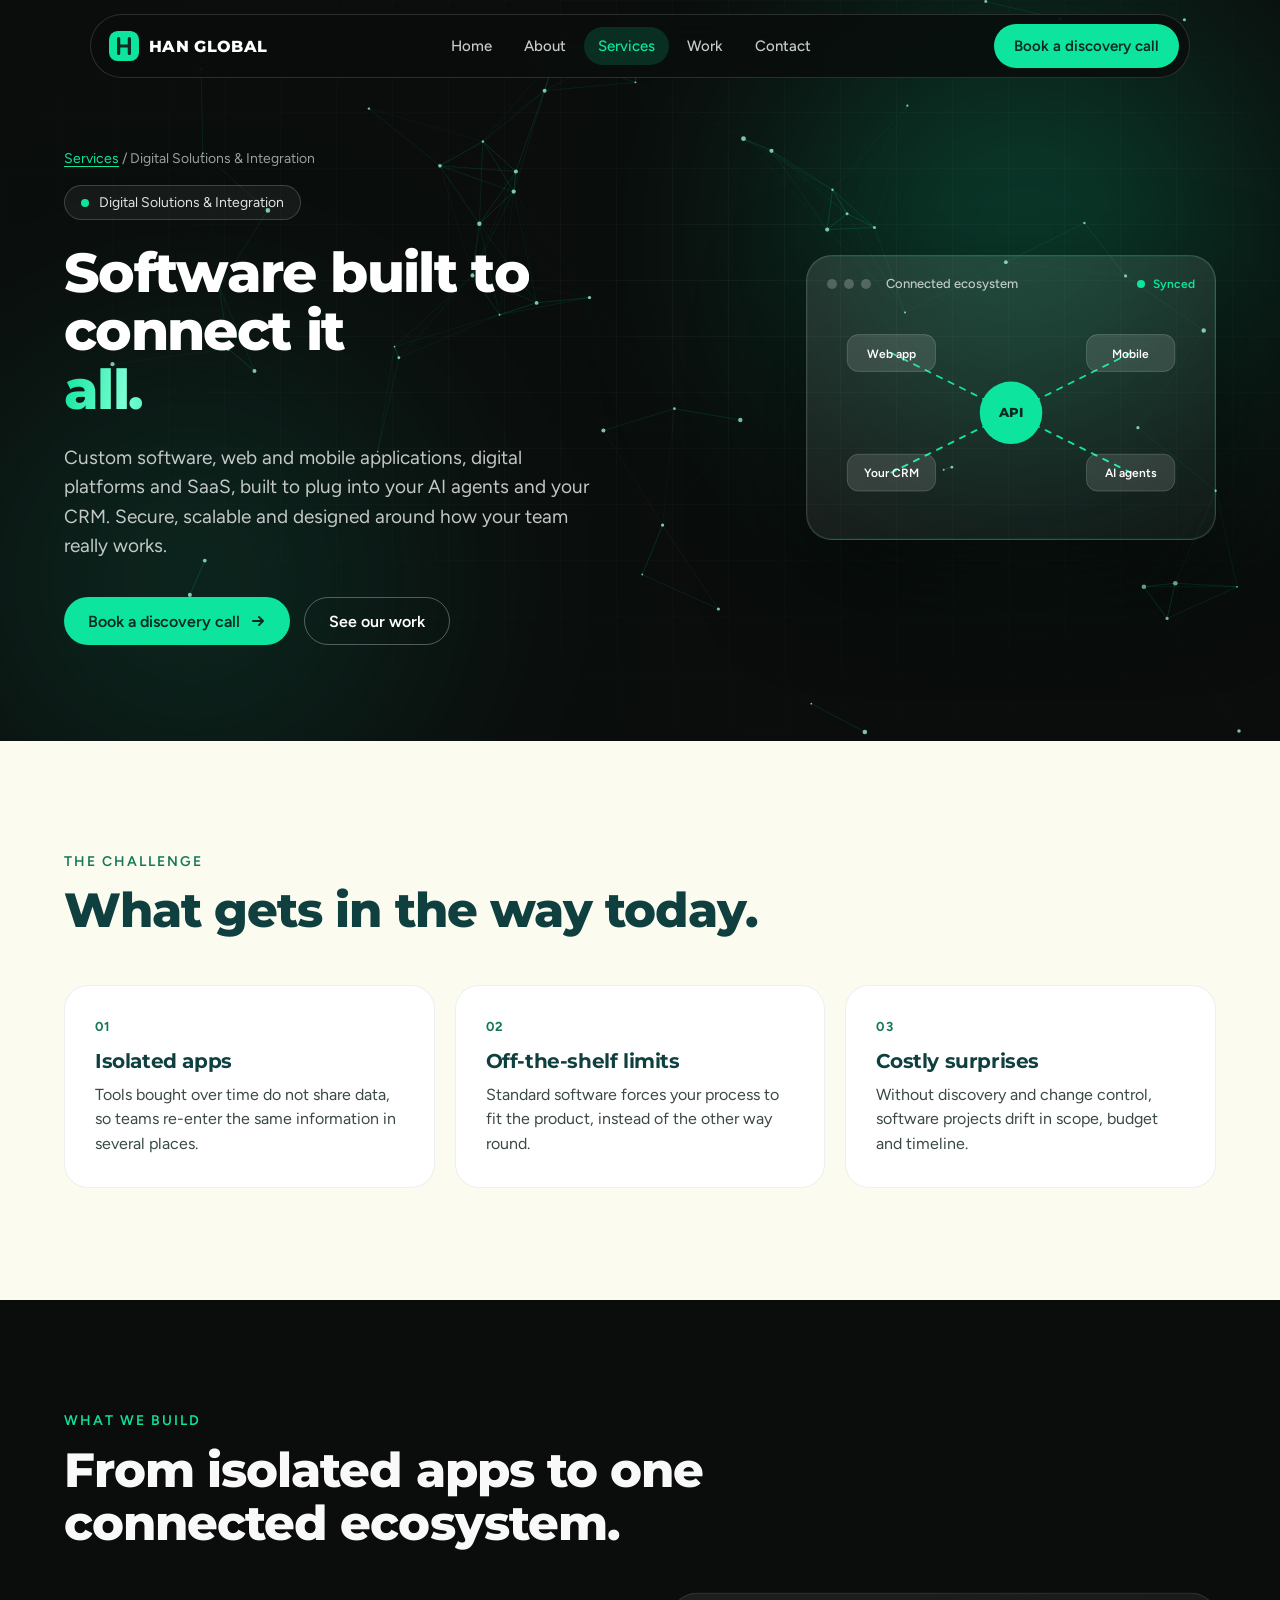
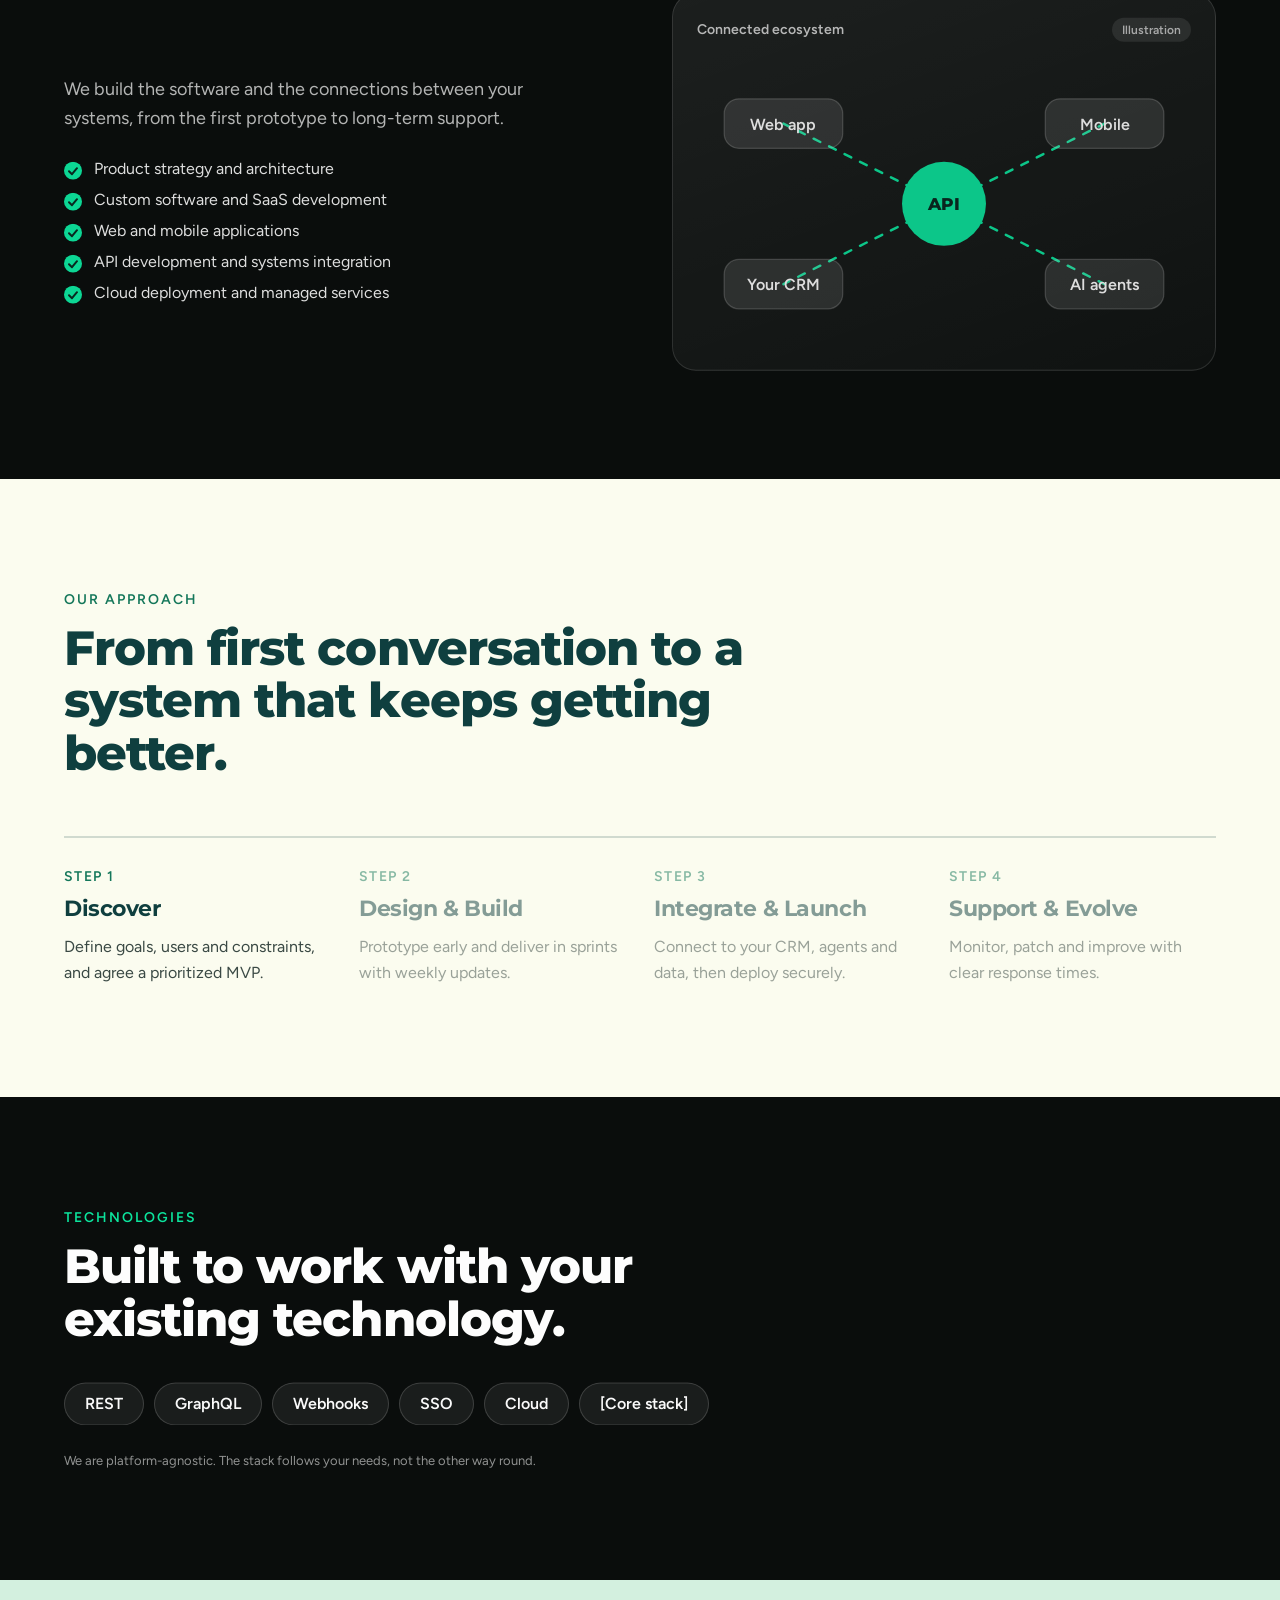
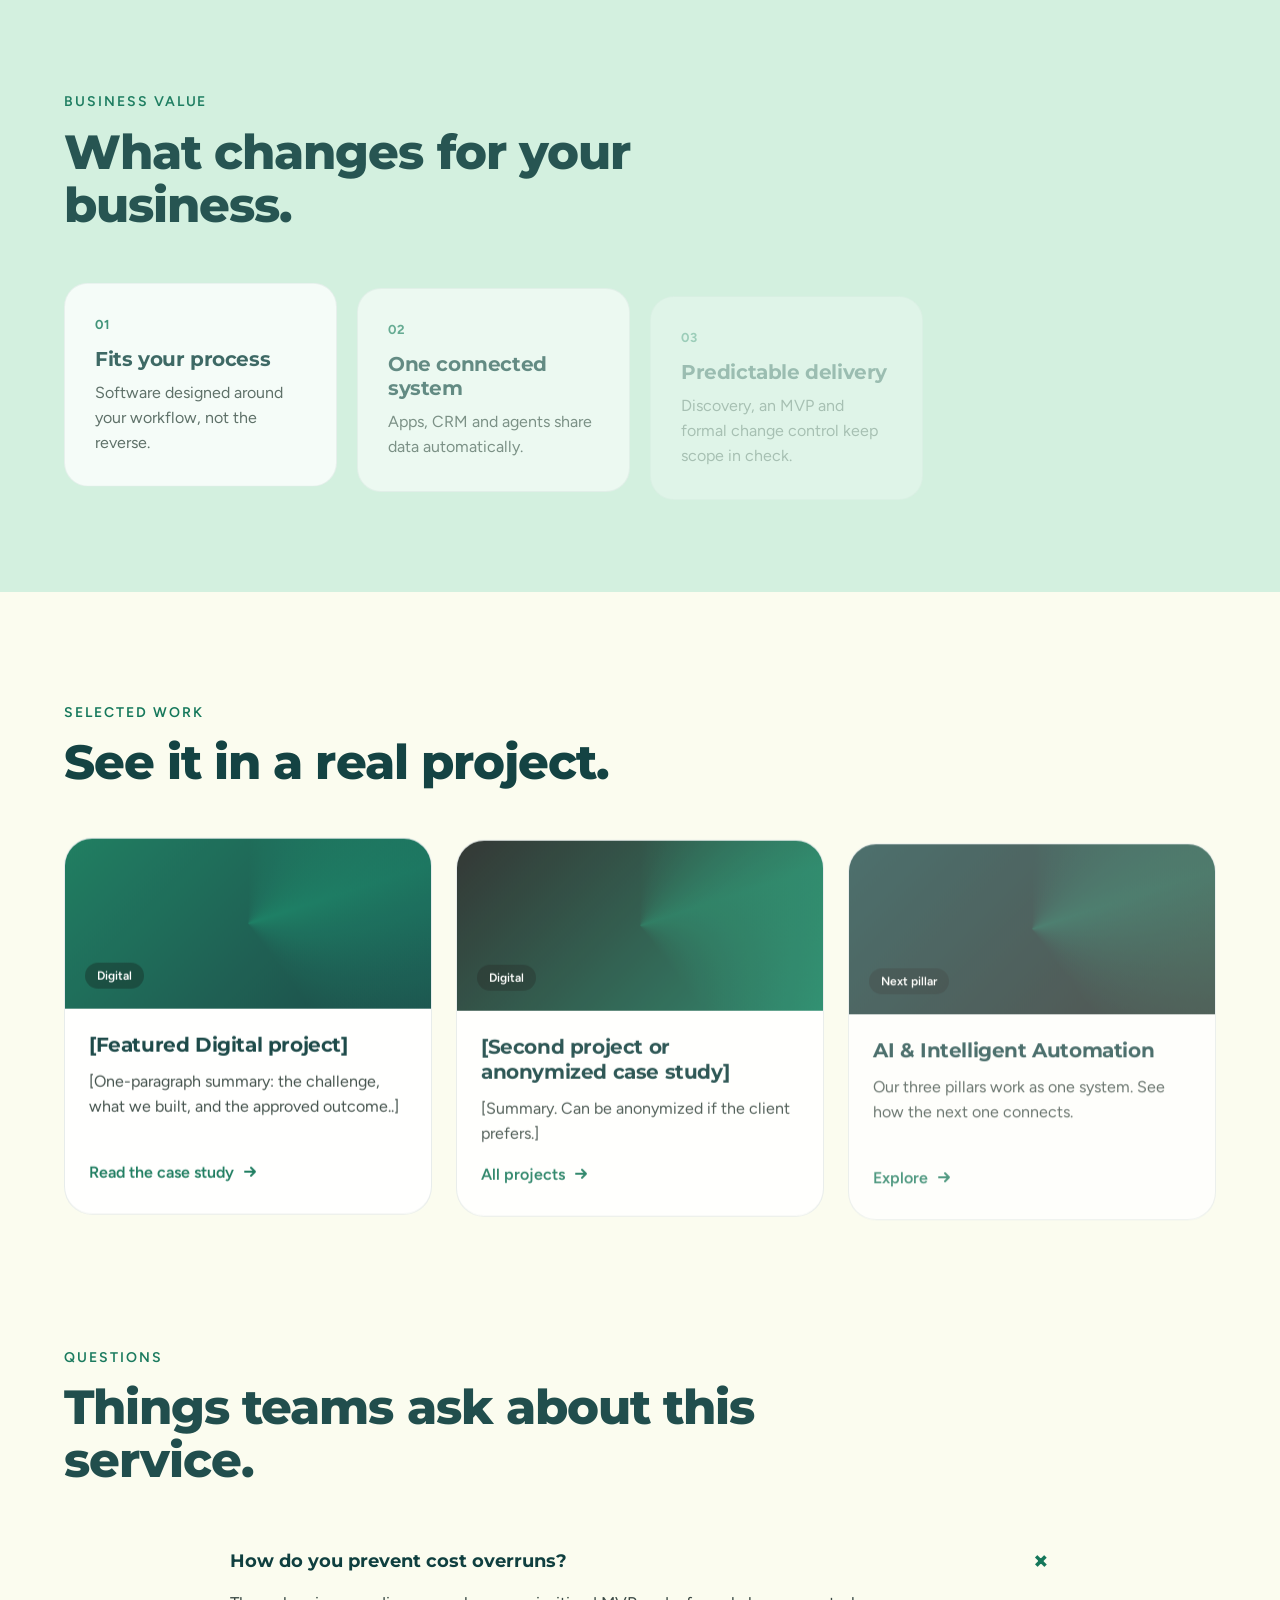
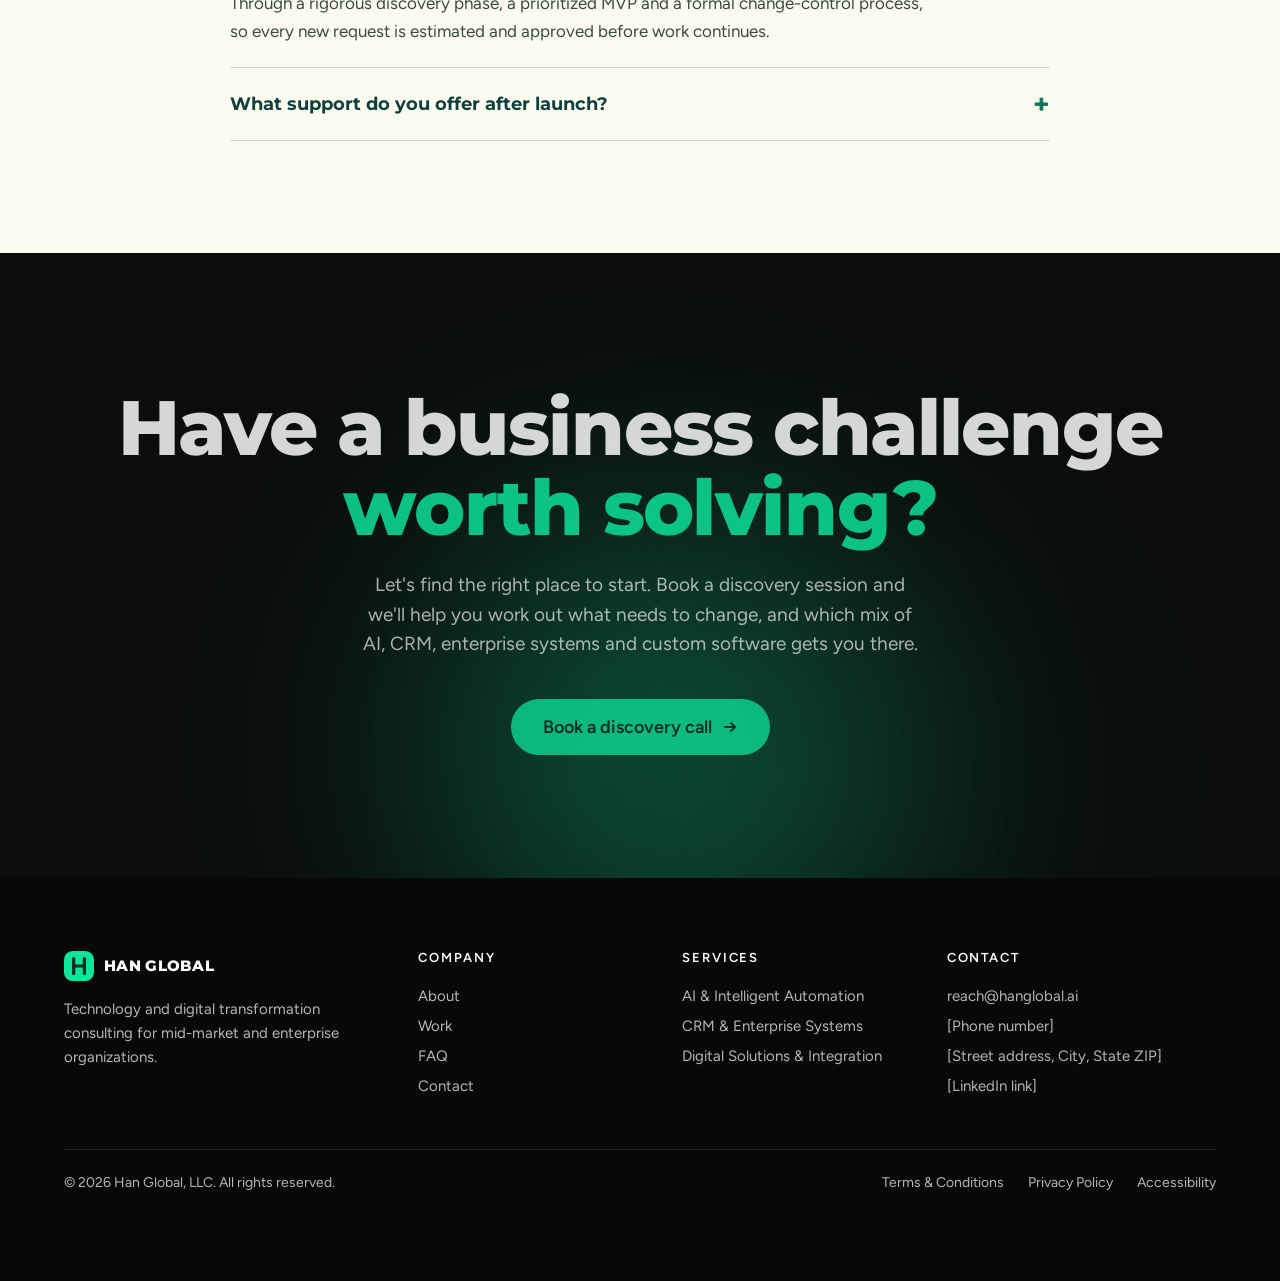
<file: digital-solutions.html>
<!doctype html>
<html lang="en">
<head>
<meta charset="utf-8">
<meta name="viewport" content="width=device-width, initial-scale=1">
<meta name="robots" content="noindex, nofollow">
<title>Digital Solutions &amp; Integration | Han Global</title>
<meta name="description" content="Custom software, web and mobile apps, digital platforms, SaaS and systems integration.">
<meta name="theme-color" content="#0A0D0C">
<link rel="preload" href="fonts/montserrat-latin-wght-normal.woff2" as="font" type="font/woff2" crossorigin>
<link rel="preload" href="fonts/figtree-latin-wght-normal.woff2" as="font" type="font/woff2" crossorigin>
<link rel="stylesheet" href="styles.css">
<script>
  document.documentElement.classList.add('js');
  if (/[?&]motion=on/.test(location.search)) document.documentElement.classList.add('force-motion');
  if (document.documentElement.classList.contains('force-motion') || !window.matchMedia('(prefers-reduced-motion: reduce)').matches) {
    document.documentElement.classList.add('anim');
  }
</script>
</head>
<body>
<a class="skip" href="#main">Skip to content</a>
<div class="progress" aria-hidden="true"><i></i></div>

<header class="navwrap">
  <nav class="nav" aria-label="Main">
    <a class="brand" href="index.html" aria-label="Han Global, home">
      <svg width="30" height="30" viewBox="0 0 28 28" aria-hidden="true"><rect width="28" height="28" rx="8" fill="#0DE59E"/><path d="M9 7v14M19 7v14M9 14h10" stroke="#0A2A22" stroke-width="3" stroke-linecap="round"/></svg>
      <span>HAN GLOBAL</span>
    </a>
    <div class="navlinks" id="navlinks">
      <a href="index.html">Home</a><a href="about.html">About</a><a href="services.html" class="active" aria-current="page">Services</a><a href="work.html">Work</a><a href="contact.html">Contact</a>
    </div>
    <a class="btn btn-neon btn-sm cta-nav mag" href="contact.html">Book a discovery call</a>
    <button class="burger" type="button" aria-label="Open menu" aria-expanded="false" aria-controls="mpanel">
      <svg width="20" height="20" viewBox="0 0 20 20" fill="none" aria-hidden="true"><path d="M3 6h14M3 10h14M3 14h14" stroke="currentColor" stroke-width="2" stroke-linecap="round"/></svg>
    </button>
  </nav>
  <div class="mpanel" id="mpanel" hidden>
    <a href="index.html">Home</a><a href="about.html">About</a><a href="services.html" class="active" aria-current="page">Services</a><a href="work.html">Work</a><a href="contact.html">Contact</a>
    <a class="btn btn-neon" href="contact.html">Book a discovery call</a>
  </div>
</header>
<main id="main">
<section class="hero phero" id="top">
  <canvas id="net" aria-hidden="true"></canvas>
  <div class="aurora" aria-hidden="true"><i></i><i></i></div>
  <div class="wrap hero-grid">
    <div class="hero-copy">
      <p class="crumbs in" style="--d:0s"><a href="services.html">Services</a> / Digital Solutions &amp; Integration</p>
      <p class="eyebrow in" style="--d:.05s"><span class="dot"></span>Digital Solutions &amp; Integration</p>
      <h1 class="h1" aria-label="Software built to connect it all."><span class="ln" aria-hidden="true"><span class="wm"><span class="w" style="--i:0">Software</span></span> <span class="wm"><span class="w" style="--i:1">built</span></span> <span class="wm"><span class="w" style="--i:2">to</span></span></span><span class="ln" aria-hidden="true"><span class="wm"><span class="w" style="--i:3">connect</span></span> <span class="wm"><span class="w" style="--i:4">it</span></span></span><span class="ln grad" aria-hidden="true"><span class="wm"><span class="w" style="--i:5">all.</span></span></span></h1>
      <p class="hero-sub in" style="--d:.7s">Custom software, web and mobile applications, digital platforms and SaaS, built to plug into your AI agents and your CRM. Secure, scalable and designed around how your team really works.</p>
      <div class="ctas in" style="--d:.85s"><a class="btn btn-neon mag" href="contact.html">Book a discovery call <svg width="16" height="16" viewBox="0 0 16 16" fill="none" aria-hidden="true"><path d="M3 8h10M9 4l4 4-4 4" stroke="currentColor" stroke-width="2" stroke-linecap="round" stroke-linejoin="round"/></svg></a><a class="btn btn-ghost mag" href="work.html">See our work</a></div>
    </div>
    <div class="phero-vis in" style="--d:.5s"><div class="console" role="img" aria-label="Illustration of connected systems, shown as a simple diagram">
  <div class="c-top"><span class="tl"></span><span class="tl"></span><span class="tl"></span><span class="c-title">Connected ecosystem</span><span class="live"><span class="dot"></span>Synced</span></div>
  <svg class="nodes" viewBox="0 0 400 230" aria-hidden="true">
    <g class="lines" stroke="#0DE59E" stroke-width="2" fill="none" stroke-linecap="round"><path d="M200 115 L70 50"/><path d="M200 115 L330 50"/><path d="M200 115 L70 180"/><path d="M200 115 L330 180"/></g>
    <g class="nd"><circle cx="200" cy="115" r="34" fill="#0DE59E"/><text x="200" y="120" text-anchor="middle" font-size="14" font-weight="800" fill="#0A2A22" font-family="Montserrat,sans-serif">API</text></g>
    <g class="nd2" font-family="Figtree,sans-serif" font-size="13" font-weight="600" fill="#fff" text-anchor="middle">
      <rect x="22" y="30" width="96" height="40" rx="12" fill="rgba(255,255,255,.12)" stroke="rgba(255,255,255,.2)"/><text x="70" y="55">Web app</text>
      <rect x="282" y="30" width="96" height="40" rx="12" fill="rgba(255,255,255,.12)" stroke="rgba(255,255,255,.2)"/><text x="330" y="55">Mobile</text>
      <rect x="22" y="160" width="96" height="40" rx="12" fill="rgba(255,255,255,.12)" stroke="rgba(255,255,255,.2)"/><text x="70" y="185">Your CRM</text>
      <rect x="282" y="160" width="96" height="40" rx="12" fill="rgba(255,255,255,.12)" stroke="rgba(255,255,255,.2)"/><text x="330" y="185">AI agents</text>
    </g>
  </svg>
</div></div>
  </div>
</section><section class="sec cream" aria-labelledby="ch-h">
  <div class="wrap">
    <p class="kicker rv">The challenge</p>
    <h2 class="h2 rv" id="ch-h" style="max-width:720px">What gets in the way today.</h2>
    
    <div class="bento"><div class="ind rv"><span class="ind-n">01</span><h3>Isolated apps</h3><p>Tools bought over time do not share data, so teams re-enter the same information in several places.</p></div><div class="ind rv"><span class="ind-n">02</span><h3>Off-the-shelf limits</h3><p>Standard software forces your process to fit the product, instead of the other way round.</p></div><div class="ind rv"><span class="ind-n">03</span><h3>Costly surprises</h3><p>Without discovery and change control, software projects drift in scope, budget and timeline.</p></div></div>
  </div>
</section><section class="sec dark" aria-labelledby="b-h">
  <div class="wrap">
    <p class="kicker light rv">What we build</p>
    <h2 class="h2 light rv" id="b-h" style="max-width:720px">From isolated apps to one connected ecosystem.</h2>
    
    <div class="split"><div class="rv"><p class="lead-p light">We build the software and the connections between your systems, from the first prototype to long-term support.</p><ul class="caps dk"><li>Product strategy and architecture</li><li>Custom software and SaaS development</li><li>Web and mobile applications</li><li>API development and systems integration</li><li>Cloud deployment and managed services</li></ul></div><div class="rv"><div class="panel-l"><div class="card-h"><span>Connected ecosystem</span><em>Illustration</em></div>
  <svg class="nodes" viewBox="0 0 400 230" aria-hidden="true">
    <g class="lines" stroke="#0DE59E" stroke-width="2" fill="none" stroke-linecap="round"><path d="M200 115 L70 50"/><path d="M200 115 L330 50"/><path d="M200 115 L70 180"/><path d="M200 115 L330 180"/></g>
    <g class="nd"><circle cx="200" cy="115" r="34" fill="#0DE59E"/><text x="200" y="120" text-anchor="middle" font-size="14" font-weight="800" fill="#0A2A22" font-family="Montserrat,sans-serif">API</text></g>
    <g class="nd2" font-family="Figtree,sans-serif" font-size="13" font-weight="600" fill="#fff" text-anchor="middle">
      <rect x="22" y="30" width="96" height="40" rx="12" fill="rgba(255,255,255,.12)" stroke="rgba(255,255,255,.2)"/><text x="70" y="55">Web app</text>
      <rect x="282" y="30" width="96" height="40" rx="12" fill="rgba(255,255,255,.12)" stroke="rgba(255,255,255,.2)"/><text x="330" y="55">Mobile</text>
      <rect x="22" y="160" width="96" height="40" rx="12" fill="rgba(255,255,255,.12)" stroke="rgba(255,255,255,.2)"/><text x="70" y="185">Your CRM</text>
      <rect x="282" y="160" width="96" height="40" rx="12" fill="rgba(255,255,255,.12)" stroke="rgba(255,255,255,.2)"/><text x="330" y="185">AI agents</text>
    </g>
  </svg>
</div></div></div>
  </div>
</section><section class="sec cream" aria-labelledby="ap-h">
  <div class="wrap">
    <p class="kicker rv">Our approach</p>
    <h2 class="h2 rv" id="ap-h" style="max-width:720px">From first conversation to a system that keeps getting better.</h2>
    
    <div class="steps" id="steps"><div class="steps-line" aria-hidden="true"><i></i></div><div class="step"><span class="step-n">STEP 1</span><h3>Discover</h3><p>Define goals, users and constraints, and agree a prioritized MVP.</p></div><div class="step"><span class="step-n">STEP 2</span><h3>Design &amp; Build</h3><p>Prototype early and deliver in sprints with weekly updates.</p></div><div class="step"><span class="step-n">STEP 3</span><h3>Integrate &amp; Launch</h3><p>Connect to your CRM, agents and data, then deploy securely.</p></div><div class="step"><span class="step-n">STEP 4</span><h3>Support &amp; Evolve</h3><p>Monitor, patch and improve with clear response times.</p></div></div>
  </div>
</section><section class="sec dark" aria-labelledby="t-h">
  <div class="wrap">
    <p class="kicker light rv">Technologies</p>
    <h2 class="h2 light rv" id="t-h" style="max-width:720px">Built to work with your existing technology.</h2>
    
    <div class="chips rv dk"><span>REST</span><span>GraphQL</span><span>Webhooks</span><span>SSO</span><span>Cloud</span><span>[Core stack]</span></div><p class="fine-d">We are platform-agnostic. The stack follows your needs, not the other way round.</p>
  </div>
</section><section class="sec mint" aria-labelledby="v-h">
  <div class="wrap">
    <p class="kicker rv">Business value</p>
    <h2 class="h2 rv" id="v-h" style="max-width:720px">What changes for your business.</h2>
    
    <div class="bento four"><div class="ind rv"><span class="ind-n">01</span><h3>Fits your process</h3><p>Software designed around your workflow, not the reverse.</p></div><div class="ind rv"><span class="ind-n">02</span><h3>One connected system</h3><p>Apps, CRM and agents share data automatically.</p></div><div class="ind rv"><span class="ind-n">03</span><h3>Predictable delivery</h3><p>Discovery, an MVP and formal change control keep scope in check.</p></div><div class="ind rv"><span class="ind-n">04</span><h3>Built to last</h3><p>Security, monitoring and support plans after launch.</p></div></div>
  </div>
</section><section class="sec cream" aria-labelledby="w-h">
  <div class="wrap">
    <p class="kicker rv">Selected work</p>
    <h2 class="h2 rv" id="w-h" style="max-width:720px">See it in a real project.</h2>
    
    <div class="work-grid"><article class="work rv"><div class="work-top t1"><span>Digital</span></div><div class="work-body"><h3>[Featured Digital project]</h3><p>[One-paragraph summary: the challenge, what we built, and the approved outcome..]</p><a class="more" href="case-study.html">Read the case study <svg width="16" height="16" viewBox="0 0 16 16" fill="none" aria-hidden="true"><path d="M3 8h10M9 4l4 4-4 4" stroke="currentColor" stroke-width="2" stroke-linecap="round" stroke-linejoin="round"/></svg></a></div></article>
<article class="work rv"><div class="work-top t2"><span>Digital</span></div><div class="work-body"><h3>[Second project or anonymized case study]</h3><p>[Summary. Can be anonymized if the client prefers.]</p><a class="more" href="work.html">All projects <svg width="16" height="16" viewBox="0 0 16 16" fill="none" aria-hidden="true"><path d="M3 8h10M9 4l4 4-4 4" stroke="currentColor" stroke-width="2" stroke-linecap="round" stroke-linejoin="round"/></svg></a></div></article>
<article class="work rv"><div class="work-top t3"><span>Next pillar</span></div><div class="work-body"><h3>AI &amp; Intelligent Automation</h3><p>Our three pillars work as one system. See how the next one connects.</p><a class="more" href="ai-automation.html">Explore <svg width="16" height="16" viewBox="0 0 16 16" fill="none" aria-hidden="true"><path d="M3 8h10M9 4l4 4-4 4" stroke="currentColor" stroke-width="2" stroke-linecap="round" stroke-linejoin="round"/></svg></a></div></article></div>
  </div>
</section><section class="sec cream tight" aria-labelledby="q-h">
  <div class="wrap">
    <p class="kicker rv">Questions</p>
    <h2 class="h2 rv" id="q-h" style="max-width:720px">Things teams ask about this service.</h2>
    
    <div class="faq"><details open><summary>How do you prevent cost overruns?</summary><p>Through a rigorous discovery phase, a prioritized MVP and a formal change-control process, so every new request is estimated and approved before work continues.</p></details><details><summary>What support do you offer after launch?</summary><p>Flexible support plans covering bug fixes, uptime monitoring, performance tracking and security patching, each with clear response times.</p></details></div>
  </div>
</section><section class="cta" id="contact-cta">
  <div class="aurora" aria-hidden="true"><i></i><i></i></div>
  <div class="wrap">
    <h2 class="cta-h rv">Have a business challenge<br><span>worth solving?</span></h2>
    <p class="rv">Let's find the right place to start. Book a discovery session and we'll help you work out what needs to change, and which mix of AI, CRM, enterprise systems and custom software gets you there.</p>
    <div class="mt rv"><a class="btn btn-neon btn-lg mag" href="contact.html">Book a discovery call <svg width="16" height="16" viewBox="0 0 16 16" fill="none" aria-hidden="true"><path d="M3 8h10M9 4l4 4-4 4" stroke="currentColor" stroke-width="2" stroke-linecap="round" stroke-linejoin="round"/></svg></a></div>
  </div>
</section>
</main>

<footer class="foot">
  <div class="wrap">
    <div class="foot-grid">
      <div>
        <a class="brand" href="index.html" aria-label="Han Global, home">
          <svg width="30" height="30" viewBox="0 0 28 28" aria-hidden="true"><rect width="28" height="28" rx="8" fill="#0DE59E"/><path d="M9 7v14M19 7v14M9 14h10" stroke="#0A2A22" stroke-width="3" stroke-linecap="round"/></svg>
          <span>HAN GLOBAL</span>
        </a>
        <p class="foot-blurb">Technology and digital transformation consulting for mid-market and enterprise organizations.</p>
      </div>
      <div><h3>Company</h3><a href="about.html">About</a><a href="work.html">Work</a><a href="contact.html#faq">FAQ</a><a href="contact.html">Contact</a></div>
      <div><h3>Services</h3><a href="ai-automation.html">AI &amp; Intelligent Automation</a><a href="crm-enterprise.html">CRM &amp; Enterprise Systems</a><a href="digital-solutions.html">Digital Solutions &amp; Integration</a></div>
      <div><h3>Contact</h3><a href="mailto:reach@hanglobal.ai">reach@hanglobal.ai</a><span>[Phone number]</span><span>[Street address, City, State ZIP]</span><span>[LinkedIn link]</span></div>
    </div>
    <div class="legal">
      <span>© 2026 Han Global, LLC. All rights reserved.</span>
      <span class="legal-links"><a href="#top">Terms &amp; Conditions</a><a href="#top">Privacy Policy</a><a href="#top">Accessibility</a></span>
    </div>
  </div>
</footer>
<script src="vendor/gsap.min.js" defer></script>
<script src="vendor/ScrollTrigger.min.js" defer></script>
<script src="main.js" defer></script>
</body>
</html>
</file>
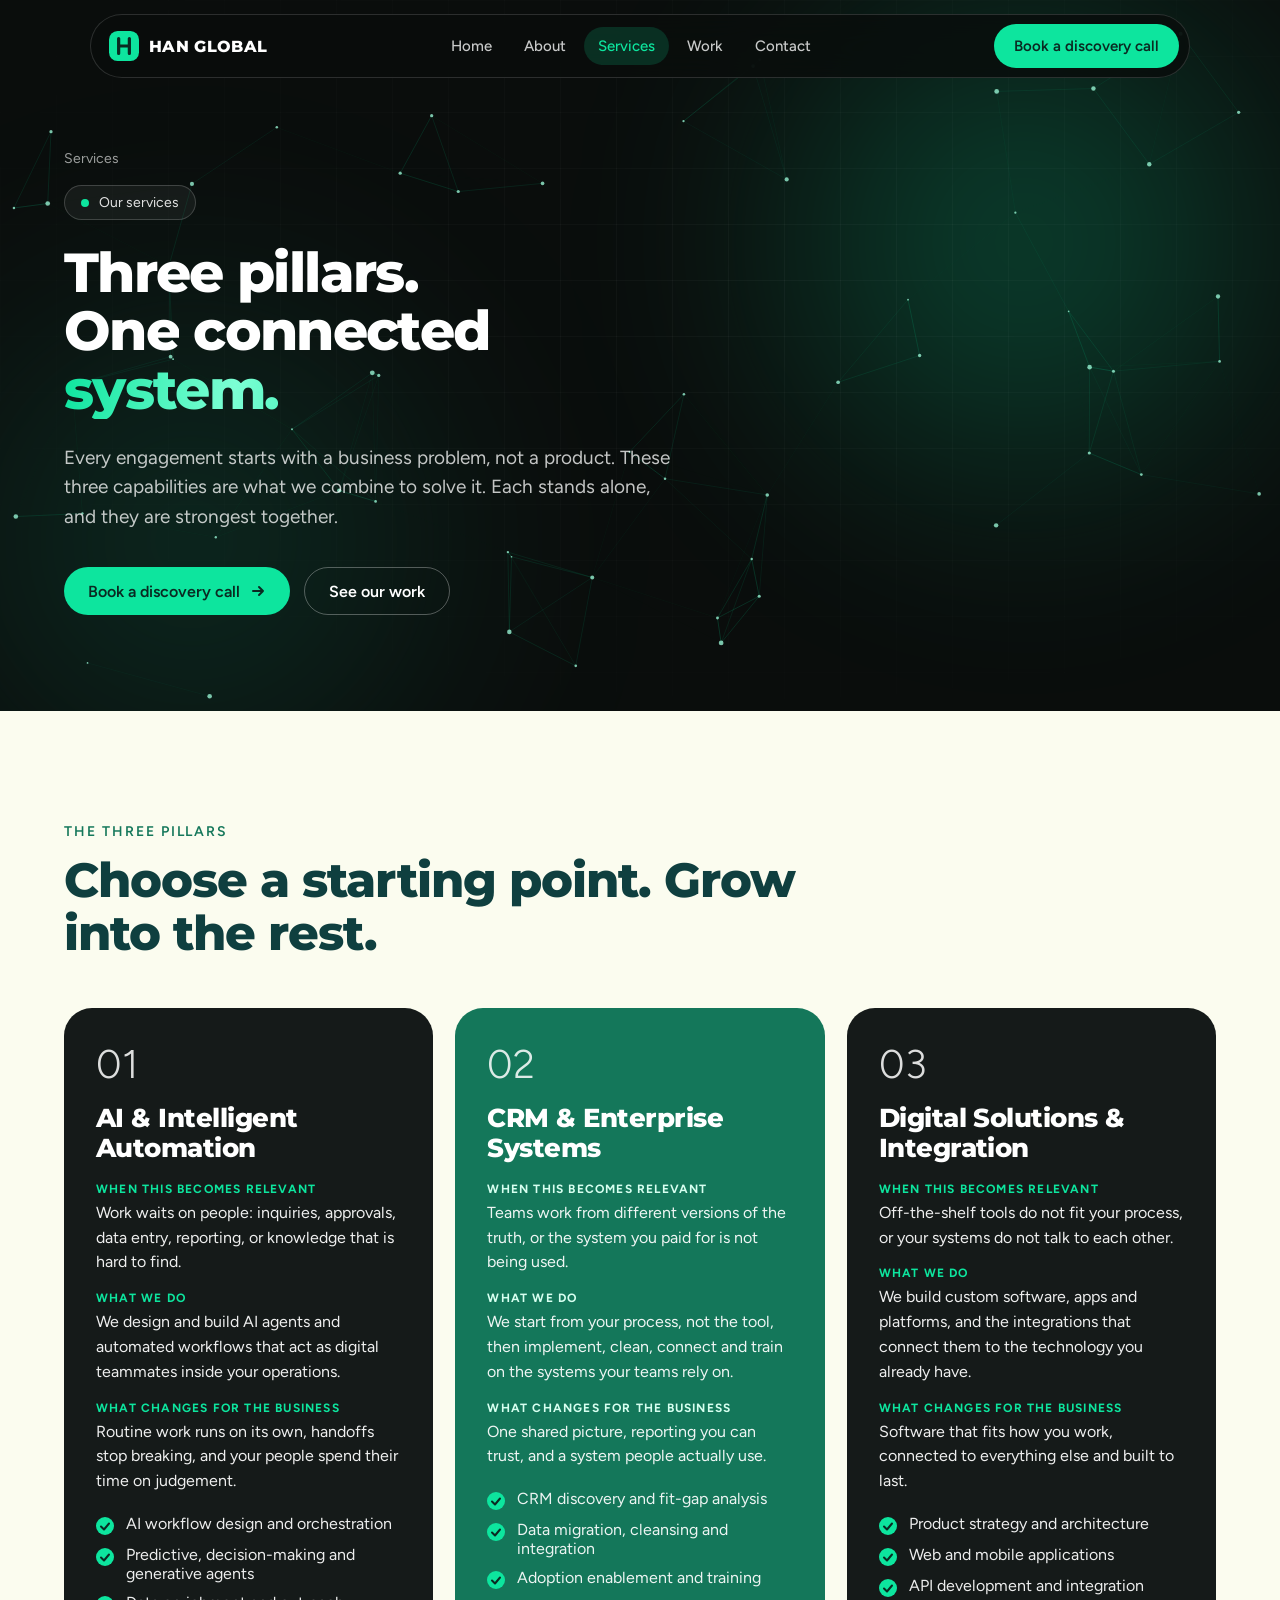
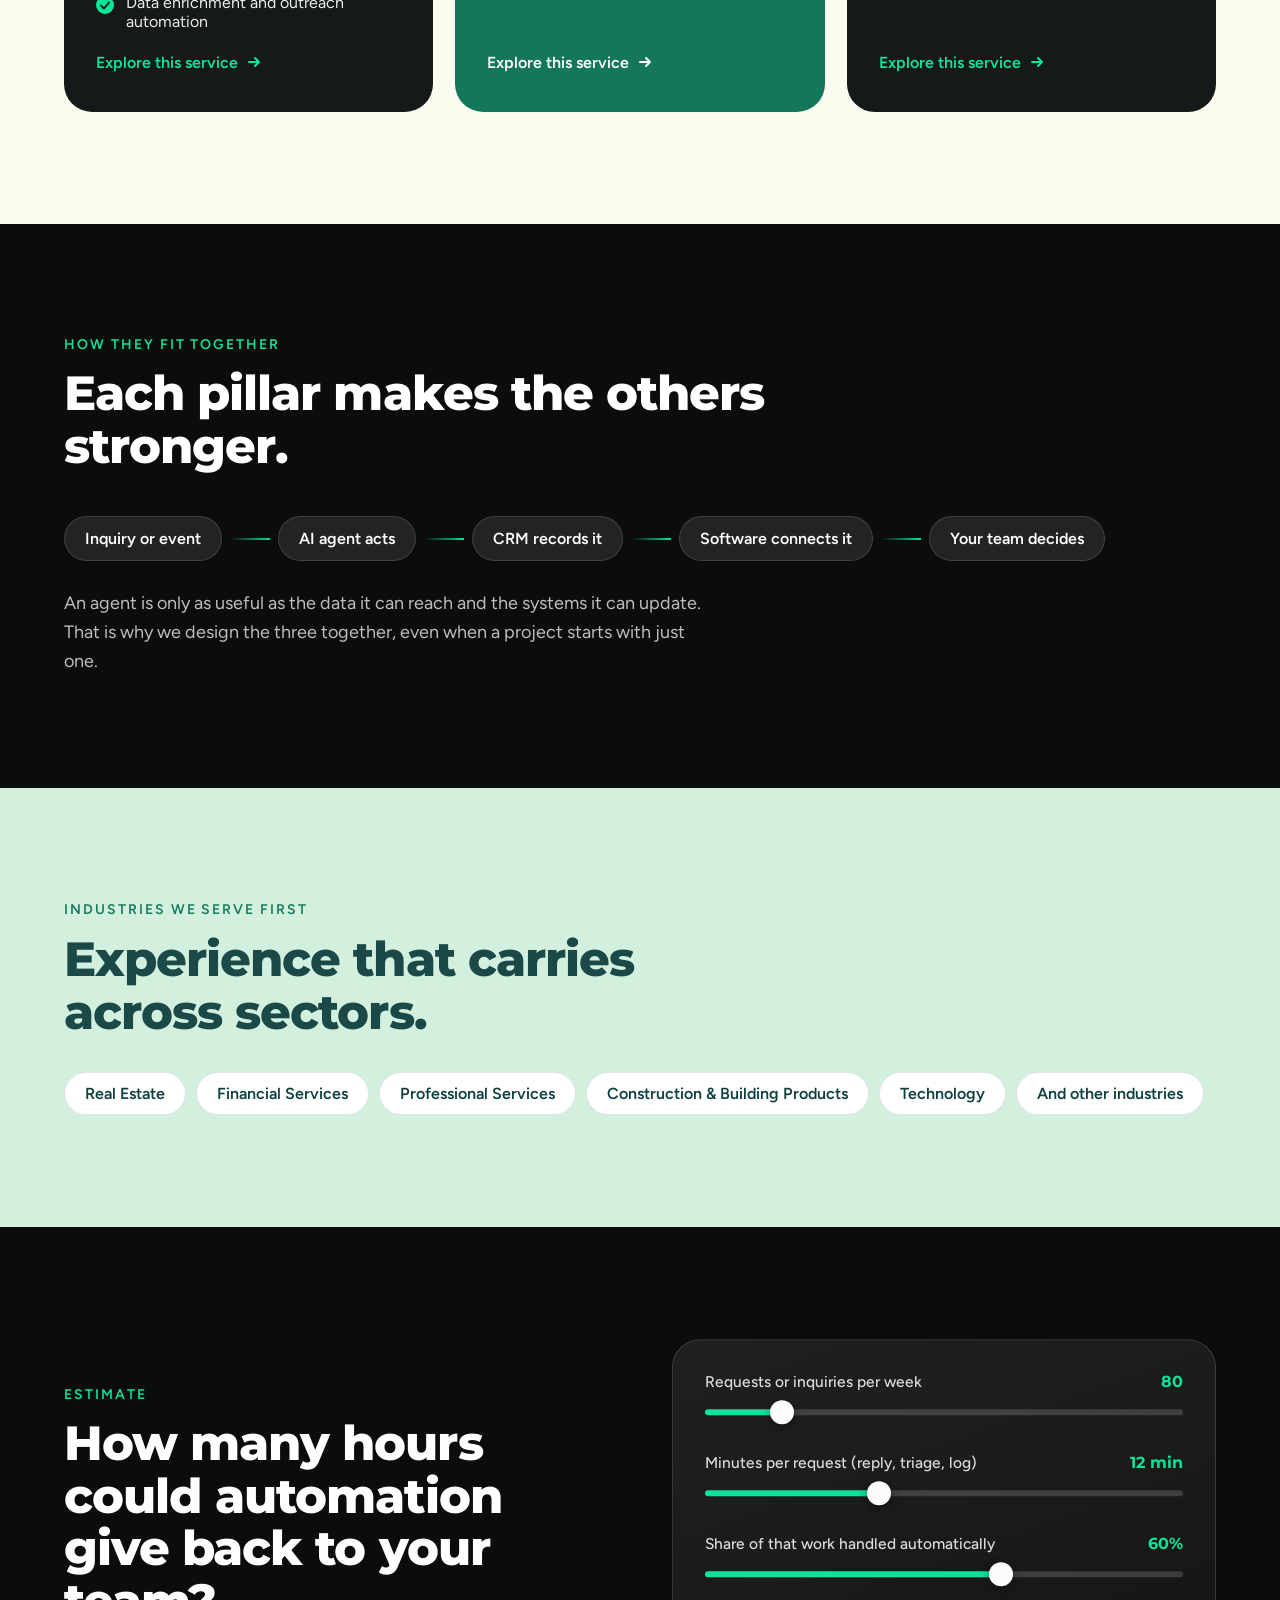
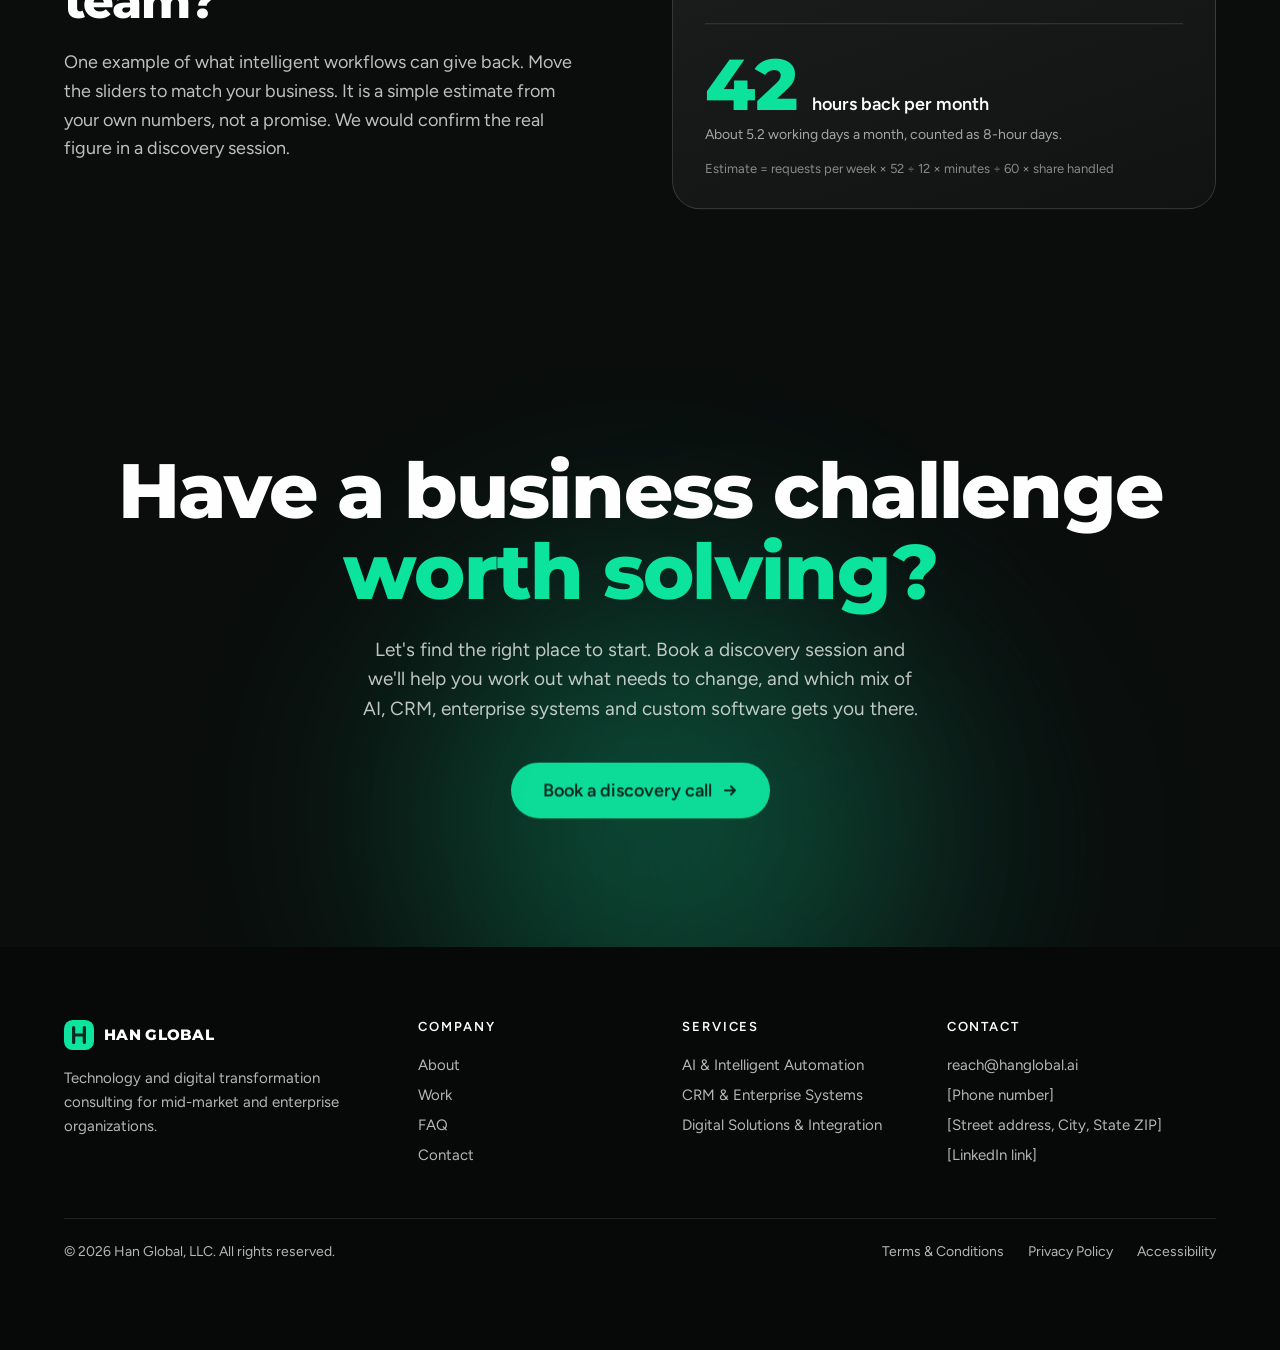
<file: services.html>
<!doctype html>
<html lang="en">
<head>
<meta charset="utf-8">
<meta name="viewport" content="width=device-width, initial-scale=1">
<meta name="robots" content="noindex, nofollow">
<title>Services | Han Global</title>
<meta name="description" content="Han Global services: AI and intelligent automation, CRM and enterprise systems, digital solutions and integration.">
<meta name="theme-color" content="#0A0D0C">
<link rel="preload" href="fonts/montserrat-latin-wght-normal.woff2" as="font" type="font/woff2" crossorigin>
<link rel="preload" href="fonts/figtree-latin-wght-normal.woff2" as="font" type="font/woff2" crossorigin>
<link rel="stylesheet" href="styles.css">
<script>
  document.documentElement.classList.add('js');
  if (/[?&]motion=on/.test(location.search)) document.documentElement.classList.add('force-motion');
  if (document.documentElement.classList.contains('force-motion') || !window.matchMedia('(prefers-reduced-motion: reduce)').matches) {
    document.documentElement.classList.add('anim');
  }
</script>
</head>
<body>
<a class="skip" href="#main">Skip to content</a>
<div class="progress" aria-hidden="true"><i></i></div>

<header class="navwrap">
  <nav class="nav" aria-label="Main">
    <a class="brand" href="index.html" aria-label="Han Global, home">
      <svg width="30" height="30" viewBox="0 0 28 28" aria-hidden="true"><rect width="28" height="28" rx="8" fill="#0DE59E"/><path d="M9 7v14M19 7v14M9 14h10" stroke="#0A2A22" stroke-width="3" stroke-linecap="round"/></svg>
      <span>HAN GLOBAL</span>
    </a>
    <div class="navlinks" id="navlinks">
      <a href="index.html">Home</a><a href="about.html">About</a><a href="services.html" class="active" aria-current="page">Services</a><a href="work.html">Work</a><a href="contact.html">Contact</a>
    </div>
    <a class="btn btn-neon btn-sm cta-nav mag" href="contact.html">Book a discovery call</a>
    <button class="burger" type="button" aria-label="Open menu" aria-expanded="false" aria-controls="mpanel">
      <svg width="20" height="20" viewBox="0 0 20 20" fill="none" aria-hidden="true"><path d="M3 6h14M3 10h14M3 14h14" stroke="currentColor" stroke-width="2" stroke-linecap="round"/></svg>
    </button>
  </nav>
  <div class="mpanel" id="mpanel" hidden>
    <a href="index.html">Home</a><a href="about.html">About</a><a href="services.html" class="active" aria-current="page">Services</a><a href="work.html">Work</a><a href="contact.html">Contact</a>
    <a class="btn btn-neon" href="contact.html">Book a discovery call</a>
  </div>
</header>
<main id="main">
<section class="hero phero single" id="top">
  <canvas id="net" aria-hidden="true"></canvas>
  <div class="aurora" aria-hidden="true"><i></i><i></i></div>
  <div class="wrap hero-grid">
    <div class="hero-copy">
      <p class="crumbs in" style="--d:0s">Services</p>
      <p class="eyebrow in" style="--d:.05s"><span class="dot"></span>Our services</p>
      <h1 class="h1" aria-label="Three pillars. One connected system."><span class="ln" aria-hidden="true"><span class="wm"><span class="w" style="--i:0">Three</span></span> <span class="wm"><span class="w" style="--i:1">pillars.</span></span></span><span class="ln" aria-hidden="true"><span class="wm"><span class="w" style="--i:2">One</span></span> <span class="wm"><span class="w" style="--i:3">connected</span></span></span><span class="ln grad" aria-hidden="true"><span class="wm"><span class="w" style="--i:4">system.</span></span></span></h1>
      <p class="hero-sub in" style="--d:.7s">Every engagement starts with a business problem, not a product. These three capabilities are what we combine to solve it. Each stands alone, and they are strongest together.</p>
      <div class="ctas in" style="--d:.85s"><a class="btn btn-neon mag" href="contact.html">Book a discovery call <svg width="16" height="16" viewBox="0 0 16 16" fill="none" aria-hidden="true"><path d="M3 8h10M9 4l4 4-4 4" stroke="currentColor" stroke-width="2" stroke-linecap="round" stroke-linejoin="round"/></svg></a><a class="btn btn-ghost mag" href="work.html">See our work</a></div>
    </div>
    
  </div>
</section><section class="sec cream" aria-labelledby="p-h">
  <div class="wrap">
    <p class="kicker rv">The three pillars</p>
    <h2 class="h2 rv" id="p-h" style="max-width:760px">Choose a starting point. Grow into the rest.</h2>
    
    <div class="pillars"><article class="pcard p-dark rv"><div class="cnum">01</div><h3>AI &amp; Intelligent Automation</h3><dl class="pflow"><div><dt>When this becomes relevant</dt><dd>Work waits on people: inquiries, approvals, data entry, reporting, or knowledge that is hard to find.</dd></div><div><dt>What we do</dt><dd>We design and build AI agents and automated workflows that act as digital teammates inside your operations.</dd></div><div><dt>What changes for the business</dt><dd>Routine work runs on its own, handoffs stop breaking, and your people spend their time on judgement.</dd></div></dl><ul class="caps"><li>AI workflow design and orchestration</li><li>Predictive, decision-making and generative agents</li><li>Data enrichment and outreach automation</li></ul><a class="more" href="ai-automation.html">Explore this service <svg width="16" height="16" viewBox="0 0 16 16" fill="none" aria-hidden="true"><path d="M3 8h10M9 4l4 4-4 4" stroke="currentColor" stroke-width="2" stroke-linecap="round" stroke-linejoin="round"/></svg></a></article><article class="pcard p-green rv"><div class="cnum">02</div><h3>CRM &amp; Enterprise Systems</h3><dl class="pflow"><div><dt>When this becomes relevant</dt><dd>Teams work from different versions of the truth, or the system you paid for is not being used.</dd></div><div><dt>What we do</dt><dd>We start from your process, not the tool, then implement, clean, connect and train on the systems your teams rely on.</dd></div><div><dt>What changes for the business</dt><dd>One shared picture, reporting you can trust, and a system people actually use.</dd></div></dl><ul class="caps"><li>CRM discovery and fit-gap analysis</li><li>Data migration, cleansing and integration</li><li>Adoption enablement and training</li></ul><a class="more" href="crm-enterprise.html">Explore this service <svg width="16" height="16" viewBox="0 0 16 16" fill="none" aria-hidden="true"><path d="M3 8h10M9 4l4 4-4 4" stroke="currentColor" stroke-width="2" stroke-linecap="round" stroke-linejoin="round"/></svg></a></article><article class="pcard p-dark rv"><div class="cnum">03</div><h3>Digital Solutions &amp; Integration</h3><dl class="pflow"><div><dt>When this becomes relevant</dt><dd>Off-the-shelf tools do not fit your process, or your systems do not talk to each other.</dd></div><div><dt>What we do</dt><dd>We build custom software, apps and platforms, and the integrations that connect them to the technology you already have.</dd></div><div><dt>What changes for the business</dt><dd>Software that fits how you work, connected to everything else and built to last.</dd></div></dl><ul class="caps"><li>Product strategy and architecture</li><li>Web and mobile applications</li><li>API development and integration</li></ul><a class="more" href="digital-solutions.html">Explore this service <svg width="16" height="16" viewBox="0 0 16 16" fill="none" aria-hidden="true"><path d="M3 8h10M9 4l4 4-4 4" stroke="currentColor" stroke-width="2" stroke-linecap="round" stroke-linejoin="round"/></svg></a></article></div>
  </div>
</section><section class="sec dark" aria-labelledby="f-h">
  <div class="wrap">
    <p class="kicker light rv">How they fit together</p>
    <h2 class="h2 light rv" id="f-h" style="max-width:720px">Each pillar makes the others stronger.</h2>
    
    <div class="vflow big rv"><span>Inquiry or event</span><i></i><span>AI agent acts</span><i></i><span>CRM records it</span><i></i><span>Software connects it</span><i></i><span>Your team decides</span></div><p class="lead-p light rv" style="max-width:640px;margin-top:28px">An agent is only as useful as the data it can reach and the systems it can update. That is why we design the three together, even when a project starts with just one.</p>
  </div>
</section><section class="sec mint" aria-labelledby="i-h">
  <div class="wrap">
    <p class="kicker rv">Industries we serve first</p>
    <h2 class="h2 rv" id="i-h" style="max-width:720px">Experience that carries across sectors.</h2>
    
    <div class="chips rv "><span>Real Estate</span><span>Financial Services</span><span>Professional Services</span><span>Construction &amp; Building Products</span><span>Technology</span><span>And other industries</span></div>
  </div>
</section><!-- ESTIMATE -->
<section class="sec dark" id="estimate" aria-labelledby="est-h">
  <div class="wrap calc-grid">
    <div class="rv">
      <p class="kicker light">Estimate</p>
      <h2 class="h2 light" id="est-h">How many hours could automation give back to your team?</h2>
      <p class="lead-p light">One example of what intelligent workflows can give back. Move the sliders to match your business. It is a simple estimate from your own numbers, not a promise. We would confirm the real figure in a discovery session.</p>
    </div>
    <form class="calc-card rv" onsubmit="return false">
      <label for="leads"><span>Requests or inquiries per week</span><output id="o-leads">80</output></label>
      <input type="range" id="leads" min="10" max="500" step="10" value="80">
      <label for="mins"><span>Minutes per request (reply, triage, log)</span><output id="o-mins">12 min</output></label>
      <input type="range" id="mins" min="2" max="30" step="1" value="12">
      <label for="share"><span>Share of that work handled automatically</span><output id="o-share">60%</output></label>
      <input type="range" id="share" min="10" max="90" step="5" value="60">
      <div class="result" aria-live="polite"><b id="hours">0</b><span>hours back per month</span><small id="days"></small></div>
      <p class="formula">Estimate = requests per week × 52 ÷ 12 × minutes ÷ 60 × share handled</p>
    </form>
  </div>
</section>

<section class="cta" id="contact-cta">
  <div class="aurora" aria-hidden="true"><i></i><i></i></div>
  <div class="wrap">
    <h2 class="cta-h rv">Have a business challenge<br><span>worth solving?</span></h2>
    <p class="rv">Let's find the right place to start. Book a discovery session and we'll help you work out what needs to change, and which mix of AI, CRM, enterprise systems and custom software gets you there.</p>
    <div class="mt rv"><a class="btn btn-neon btn-lg mag" href="contact.html">Book a discovery call <svg width="16" height="16" viewBox="0 0 16 16" fill="none" aria-hidden="true"><path d="M3 8h10M9 4l4 4-4 4" stroke="currentColor" stroke-width="2" stroke-linecap="round" stroke-linejoin="round"/></svg></a></div>
  </div>
</section>
</main>

<footer class="foot">
  <div class="wrap">
    <div class="foot-grid">
      <div>
        <a class="brand" href="index.html" aria-label="Han Global, home">
          <svg width="30" height="30" viewBox="0 0 28 28" aria-hidden="true"><rect width="28" height="28" rx="8" fill="#0DE59E"/><path d="M9 7v14M19 7v14M9 14h10" stroke="#0A2A22" stroke-width="3" stroke-linecap="round"/></svg>
          <span>HAN GLOBAL</span>
        </a>
        <p class="foot-blurb">Technology and digital transformation consulting for mid-market and enterprise organizations.</p>
      </div>
      <div><h3>Company</h3><a href="about.html">About</a><a href="work.html">Work</a><a href="contact.html#faq">FAQ</a><a href="contact.html">Contact</a></div>
      <div><h3>Services</h3><a href="ai-automation.html">AI &amp; Intelligent Automation</a><a href="crm-enterprise.html">CRM &amp; Enterprise Systems</a><a href="digital-solutions.html">Digital Solutions &amp; Integration</a></div>
      <div><h3>Contact</h3><a href="mailto:reach@hanglobal.ai">reach@hanglobal.ai</a><span>[Phone number]</span><span>[Street address, City, State ZIP]</span><span>[LinkedIn link]</span></div>
    </div>
    <div class="legal">
      <span>© 2026 Han Global, LLC. All rights reserved.</span>
      <span class="legal-links"><a href="#top">Terms &amp; Conditions</a><a href="#top">Privacy Policy</a><a href="#top">Accessibility</a></span>
    </div>
  </div>
</footer>
<script src="vendor/gsap.min.js" defer></script>
<script src="vendor/ScrollTrigger.min.js" defer></script>
<script src="main.js" defer></script>
</body>
</html>
</file>
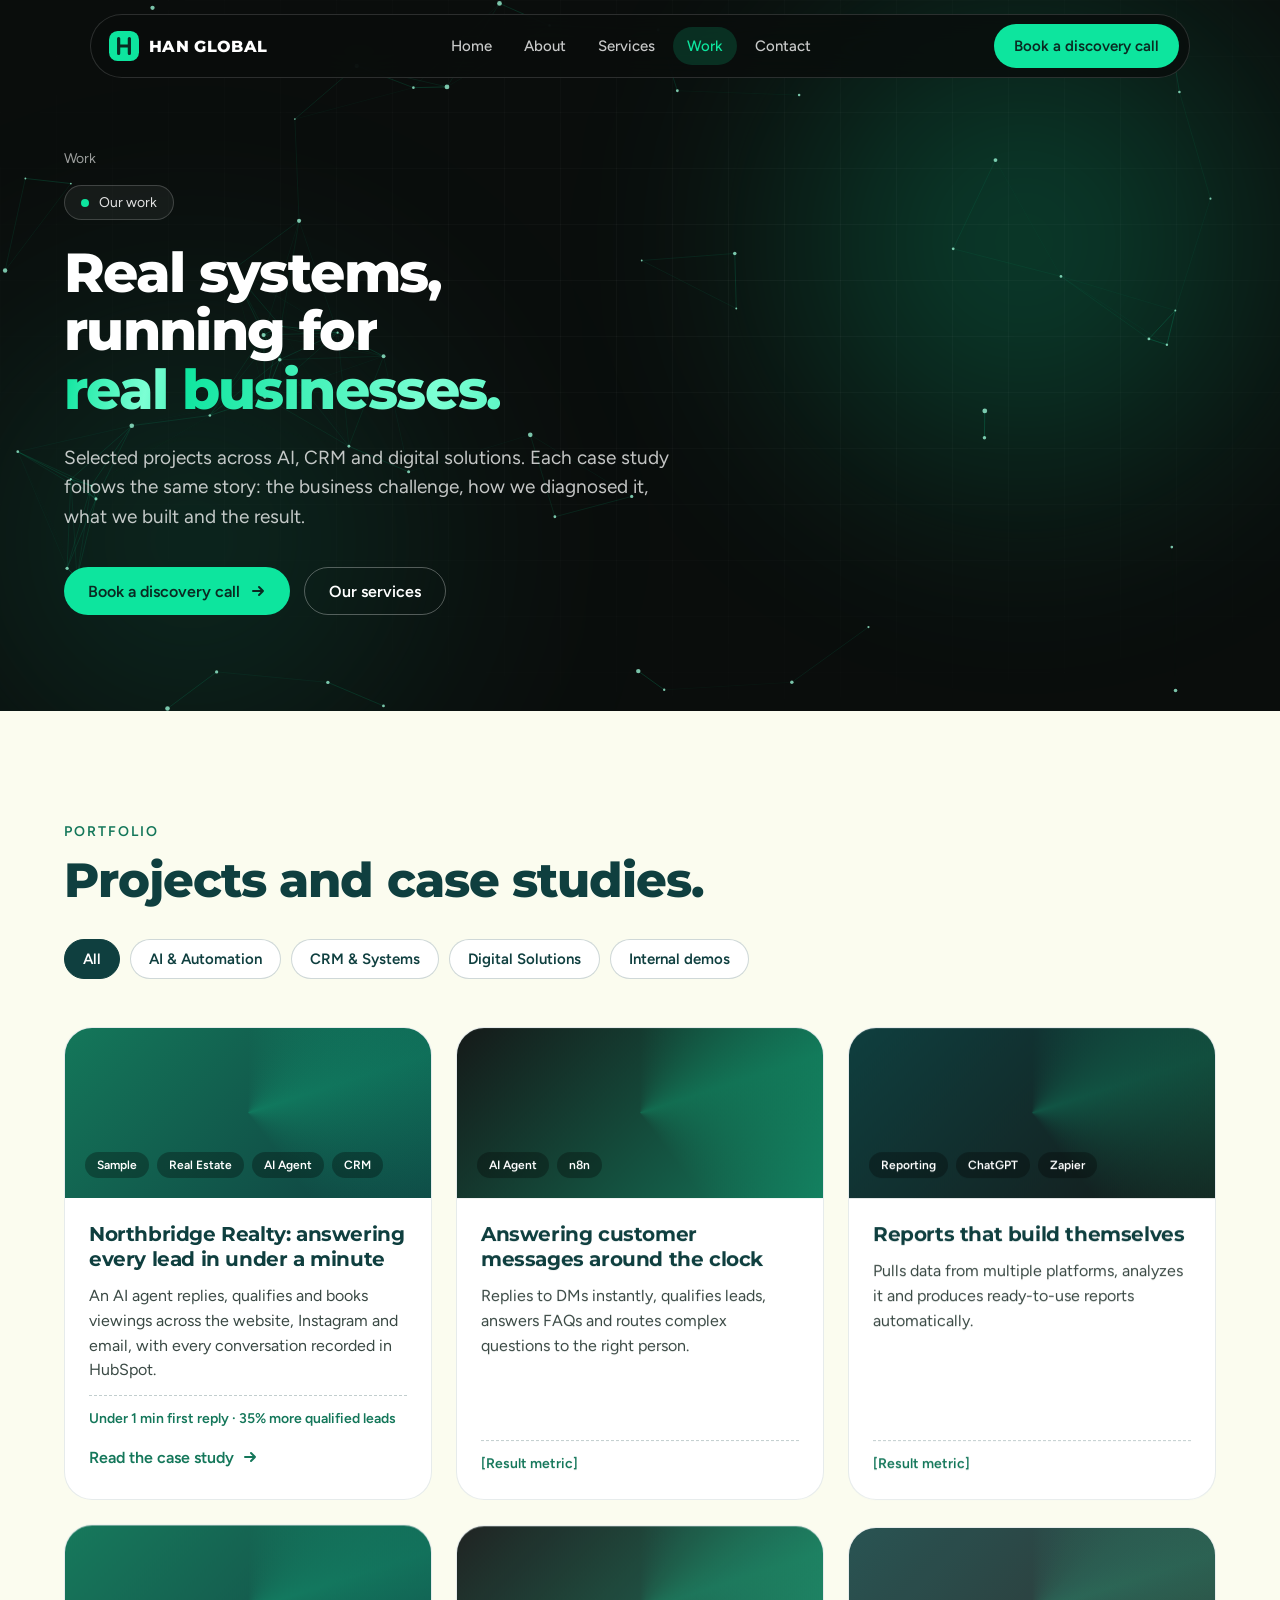
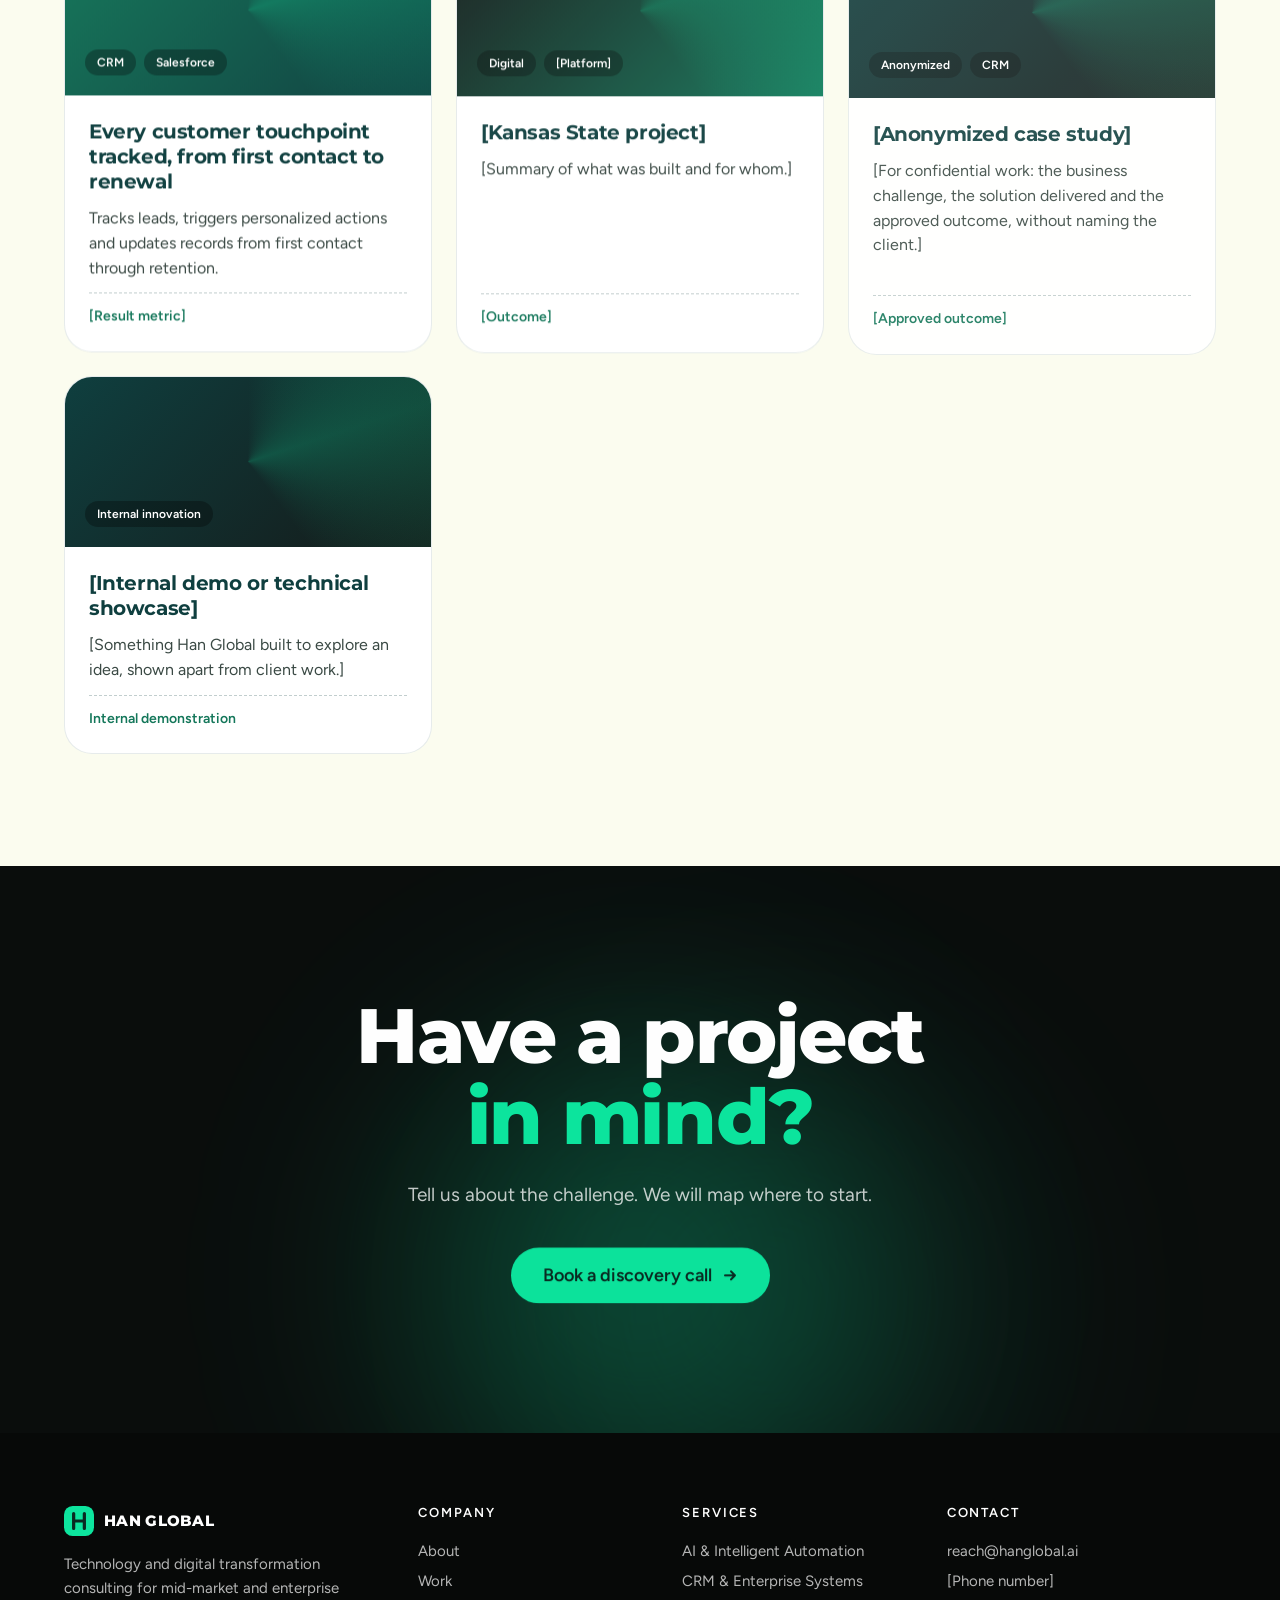
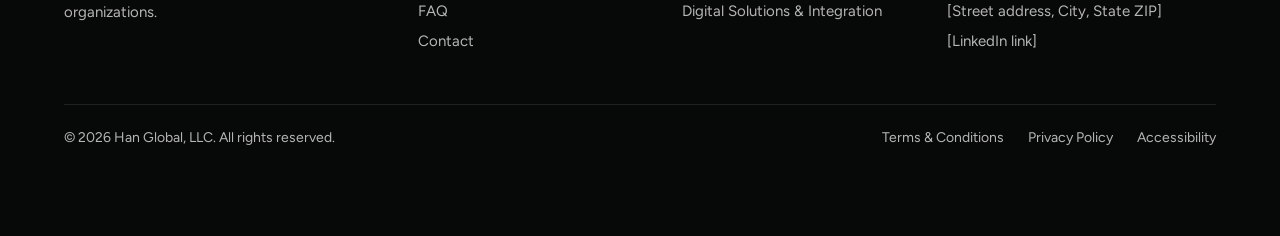
<file: work.html>
<!doctype html>
<html lang="en">
<head>
<meta charset="utf-8">
<meta name="viewport" content="width=device-width, initial-scale=1">
<meta name="robots" content="noindex, nofollow">
<title>Work | Han Global</title>
<meta name="description" content="Han Global projects and case studies.">
<meta name="theme-color" content="#0A0D0C">
<link rel="preload" href="fonts/montserrat-latin-wght-normal.woff2" as="font" type="font/woff2" crossorigin>
<link rel="preload" href="fonts/figtree-latin-wght-normal.woff2" as="font" type="font/woff2" crossorigin>
<link rel="stylesheet" href="styles.css">
<script>
  document.documentElement.classList.add('js');
  if (/[?&]motion=on/.test(location.search)) document.documentElement.classList.add('force-motion');
  if (document.documentElement.classList.contains('force-motion') || !window.matchMedia('(prefers-reduced-motion: reduce)').matches) {
    document.documentElement.classList.add('anim');
  }
</script>
</head>
<body>
<a class="skip" href="#main">Skip to content</a>
<div class="progress" aria-hidden="true"><i></i></div>

<header class="navwrap">
  <nav class="nav" aria-label="Main">
    <a class="brand" href="index.html" aria-label="Han Global, home">
      <svg width="30" height="30" viewBox="0 0 28 28" aria-hidden="true"><rect width="28" height="28" rx="8" fill="#0DE59E"/><path d="M9 7v14M19 7v14M9 14h10" stroke="#0A2A22" stroke-width="3" stroke-linecap="round"/></svg>
      <span>HAN GLOBAL</span>
    </a>
    <div class="navlinks" id="navlinks">
      <a href="index.html">Home</a><a href="about.html">About</a><a href="services.html">Services</a><a href="work.html" class="active" aria-current="page">Work</a><a href="contact.html">Contact</a>
    </div>
    <a class="btn btn-neon btn-sm cta-nav mag" href="contact.html">Book a discovery call</a>
    <button class="burger" type="button" aria-label="Open menu" aria-expanded="false" aria-controls="mpanel">
      <svg width="20" height="20" viewBox="0 0 20 20" fill="none" aria-hidden="true"><path d="M3 6h14M3 10h14M3 14h14" stroke="currentColor" stroke-width="2" stroke-linecap="round"/></svg>
    </button>
  </nav>
  <div class="mpanel" id="mpanel" hidden>
    <a href="index.html">Home</a><a href="about.html">About</a><a href="services.html">Services</a><a href="work.html" class="active" aria-current="page">Work</a><a href="contact.html">Contact</a>
    <a class="btn btn-neon" href="contact.html">Book a discovery call</a>
  </div>
</header>
<main id="main">
<section class="hero phero single" id="top">
  <canvas id="net" aria-hidden="true"></canvas>
  <div class="aurora" aria-hidden="true"><i></i><i></i></div>
  <div class="wrap hero-grid">
    <div class="hero-copy">
      <p class="crumbs in" style="--d:0s">Work</p>
      <p class="eyebrow in" style="--d:.05s"><span class="dot"></span>Our work</p>
      <h1 class="h1" aria-label="Real systems, running for real businesses."><span class="ln" aria-hidden="true"><span class="wm"><span class="w" style="--i:0">Real</span></span> <span class="wm"><span class="w" style="--i:1">systems,</span></span></span><span class="ln" aria-hidden="true"><span class="wm"><span class="w" style="--i:2">running</span></span> <span class="wm"><span class="w" style="--i:3">for</span></span></span><span class="ln grad" aria-hidden="true"><span class="wm"><span class="w" style="--i:4">real</span></span> <span class="wm"><span class="w" style="--i:5">businesses.</span></span></span></h1>
      <p class="hero-sub in" style="--d:.7s">Selected projects across AI, CRM and digital solutions. Each case study follows the same story: the business challenge, how we diagnosed it, what we built and the result.</p>
      <div class="ctas in" style="--d:.85s"><a class="btn btn-neon mag" href="contact.html">Book a discovery call <svg width="16" height="16" viewBox="0 0 16 16" fill="none" aria-hidden="true"><path d="M3 8h10M9 4l4 4-4 4" stroke="currentColor" stroke-width="2" stroke-linecap="round" stroke-linejoin="round"/></svg></a><a class="btn btn-ghost mag" href="services.html">Our services</a></div>
    </div>
    
  </div>
</section><section class="sec cream" aria-labelledby="wk"><div class="wrap"><p class="kicker rv">Portfolio</p><h2 class="h2 rv" id="wk" style="max-width:720px">Projects and case studies.</h2><div class="filters rv" role="group" aria-label="Filter projects"><button class="fbtn on" data-filter="all" type="button">All</button><button class="fbtn" data-filter="ai" type="button">AI &amp; Automation</button><button class="fbtn" data-filter="crm" type="button">CRM &amp; Systems</button><button class="fbtn" data-filter="digital" type="button">Digital Solutions</button><button class="fbtn" data-filter="lab" type="button">Internal demos</button></div><div class="work-grid" id="wgrid"><article class="work rv" data-cat="ai"><div class="work-top t1"><span>Sample</span><span>Real Estate</span><span>AI Agent</span><span>CRM</span></div><div class="work-body"><h3>Northbridge Realty: answering every lead in under a minute</h3><p>An AI agent replies, qualifies and books viewings across the website, Instagram and email, with every conversation recorded in HubSpot.</p><p class="result">Under 1 min first reply · 35% more qualified leads</p><a class="more" href="case-study.html">Read the case study <svg width="16" height="16" viewBox="0 0 16 16" fill="none" aria-hidden="true"><path d="M3 8h10M9 4l4 4-4 4" stroke="currentColor" stroke-width="2" stroke-linecap="round" stroke-linejoin="round"/></svg></a></div></article><article class="work rv" data-cat="ai"><div class="work-top t2"><span>AI Agent</span><span>n8n</span></div><div class="work-body"><h3>Answering customer messages around the clock</h3><p>Replies to DMs instantly, qualifies leads, answers FAQs and routes complex questions to the right person.</p><p class="result">[Result metric]</p></div></article><article class="work rv" data-cat="ai"><div class="work-top t3"><span>Reporting</span><span>ChatGPT</span><span>Zapier</span></div><div class="work-body"><h3>Reports that build themselves</h3><p>Pulls data from multiple platforms, analyzes it and produces ready-to-use reports automatically.</p><p class="result">[Result metric]</p></div></article><article class="work rv" data-cat="crm"><div class="work-top t1"><span>CRM</span><span>Salesforce</span></div><div class="work-body"><h3>Every customer touchpoint tracked, from first contact to renewal</h3><p>Tracks leads, triggers personalized actions and updates records from first contact through retention.</p><p class="result">[Result metric]</p></div></article><article class="work rv" data-cat="digital"><div class="work-top t2"><span>Digital</span><span>[Platform]</span></div><div class="work-body"><h3>[Kansas State project]</h3><p>[Summary of what was built and for whom.]</p><p class="result">[Outcome]</p></div></article><article class="work rv" data-cat="digital"><div class="work-top t3"><span>Anonymized</span><span>CRM</span></div><div class="work-body"><h3>[Anonymized case study]</h3><p>[For confidential work: the business challenge, the solution delivered and the approved outcome, without naming the client.]</p><p class="result">[Approved outcome]</p></div></article><article class="work rv" data-cat="lab"><div class="work-top t3"><span>Internal innovation</span></div><div class="work-body"><h3>[Internal demo or technical showcase]</h3><p>[Something Han Global built to explore an idea, shown apart from client work.]</p><p class="result">Internal demonstration</p></div></article></div></div></section><section class="cta" id="contact-cta">
  <div class="aurora" aria-hidden="true"><i></i><i></i></div>
  <div class="wrap">
    <h2 class="cta-h rv">Have a project<br><span>in mind?</span></h2>
    <p class="rv">Tell us about the challenge. We will map where to start.</p>
    <div class="mt rv"><a class="btn btn-neon btn-lg mag" href="contact.html">Book a discovery call <svg width="16" height="16" viewBox="0 0 16 16" fill="none" aria-hidden="true"><path d="M3 8h10M9 4l4 4-4 4" stroke="currentColor" stroke-width="2" stroke-linecap="round" stroke-linejoin="round"/></svg></a></div>
  </div>
</section>
</main>

<footer class="foot">
  <div class="wrap">
    <div class="foot-grid">
      <div>
        <a class="brand" href="index.html" aria-label="Han Global, home">
          <svg width="30" height="30" viewBox="0 0 28 28" aria-hidden="true"><rect width="28" height="28" rx="8" fill="#0DE59E"/><path d="M9 7v14M19 7v14M9 14h10" stroke="#0A2A22" stroke-width="3" stroke-linecap="round"/></svg>
          <span>HAN GLOBAL</span>
        </a>
        <p class="foot-blurb">Technology and digital transformation consulting for mid-market and enterprise organizations.</p>
      </div>
      <div><h3>Company</h3><a href="about.html">About</a><a href="work.html">Work</a><a href="contact.html#faq">FAQ</a><a href="contact.html">Contact</a></div>
      <div><h3>Services</h3><a href="ai-automation.html">AI &amp; Intelligent Automation</a><a href="crm-enterprise.html">CRM &amp; Enterprise Systems</a><a href="digital-solutions.html">Digital Solutions &amp; Integration</a></div>
      <div><h3>Contact</h3><a href="mailto:reach@hanglobal.ai">reach@hanglobal.ai</a><span>[Phone number]</span><span>[Street address, City, State ZIP]</span><span>[LinkedIn link]</span></div>
    </div>
    <div class="legal">
      <span>© 2026 Han Global, LLC. All rights reserved.</span>
      <span class="legal-links"><a href="#top">Terms &amp; Conditions</a><a href="#top">Privacy Policy</a><a href="#top">Accessibility</a></span>
    </div>
  </div>
</footer>
<script src="vendor/gsap.min.js" defer></script>
<script src="vendor/ScrollTrigger.min.js" defer></script>
<script src="main.js" defer></script>
</body>
</html>
</file>
<file: styles.css>
@font-face{font-family:"Montserrat";src:url("fonts/montserrat-latin-wght-normal.woff2") format("woff2");font-weight:100 900;font-style:normal;font-display:swap}
@font-face{font-family:"Figtree";src:url("fonts/figtree-latin-wght-normal.woff2") format("woff2");font-weight:300 900;font-style:normal;font-display:swap}

:root{
  --neon:#0DE59E; --ink:#0A0D0C; --ink2:#131817; --forest:#14775A; --teal:#0F3F3F;
  --cream:#FBFCEF; --mint:#D3F0DF; --text:#1B2623; --muted:#3a4944;
  --head:"Montserrat",system-ui,sans-serif; --body:"Figtree",system-ui,sans-serif;
  --ease:cubic-bezier(.2,.7,.2,1);
}
*,*::before,*::after{box-sizing:border-box}
html{scroll-behavior:smooth;-webkit-text-size-adjust:100%}
body{margin:0;background:var(--ink);color:var(--text);font-family:var(--body);-webkit-font-smoothing:antialiased;overflow-x:clip}
h1,h2,h3,h4,p,ul,ol,dl,dd,figure,blockquote{margin:0;padding:0}
ul,ol{list-style:none}
a{color:inherit;text-decoration:none}
img,svg,canvas{display:block}
:focus-visible{outline:3px solid var(--neon);outline-offset:3px;border-radius:6px}
.skip{position:absolute;left:-999px;top:8px;z-index:200;background:var(--neon);color:#0A2A22;padding:10px 16px;border-radius:10px;font-weight:600}
.skip:focus{left:8px}
.wrap{width:100%;max-width:1200px;margin:0 auto;padding:0 24px}
.sec{padding:112px 0}
.center{text-align:center}
.mt{margin-top:32px}
h1,h2,h3,h4{font-family:var(--head);letter-spacing:-.02em}

/* progress + concept chip */
.progress{position:fixed;left:0;top:0;right:0;height:3px;z-index:120;pointer-events:none}
.progress i{display:block;height:100%;background:var(--neon);transform:scaleX(0);transform-origin:left}
.concept-chip{position:fixed;left:16px;bottom:16px;z-index:90;font-size:12px;font-weight:600;padding:8px 14px;border-radius:999px;background:rgba(10,13,12,.82);color:rgba(255,255,255,.82);border:1px solid rgba(255,255,255,.16);backdrop-filter:blur(8px);-webkit-backdrop-filter:blur(8px)}

/* buttons */
.btn{display:inline-flex;align-items:center;justify-content:center;gap:10px;min-height:48px;padding:0 24px;border-radius:999px;font-weight:600;font-size:16px;border:0;cursor:pointer;transition:box-shadow .25s,background .25s;will-change:transform}
.btn-lg{min-height:56px;padding:0 32px;font-size:18px}
.btn-sm{min-height:44px;padding:0 20px;font-size:15px}
.btn.btn-neon{background:var(--neon);color:#0A2A22}
.btn.btn-neon:hover{box-shadow:0 12px 34px rgba(13,229,158,.4)}
.btn.btn-ghost{border:1px solid rgba(255,255,255,.3);color:#fff;background:transparent}
.btn.btn-ghost:hover{background:rgba(255,255,255,.08)}
.btn.btn-dark{background:var(--ink);color:#fff}
.btn.btn-dark:hover{box-shadow:0 12px 30px rgba(0,0,0,.25)}

/* nav */
.navwrap{position:fixed;top:0;left:0;right:0;z-index:100;padding-top:14px;pointer-events:none}
.nav,.mpanel{pointer-events:auto}
.nav{max-width:1100px;margin:0 auto;width:calc(100% - 32px);display:flex;align-items:center;justify-content:space-between;gap:16px;padding:9px 10px 9px 18px;border-radius:999px;background:rgba(10,13,12,.86);border:1px solid rgba(255,255,255,.14);backdrop-filter:blur(16px) saturate(140%);-webkit-backdrop-filter:blur(16px) saturate(140%);color:#fff}
.brand{display:flex;align-items:center;gap:10px;font-family:var(--head);font-weight:800;letter-spacing:.02em;font-size:16px;color:#fff}
.navlinks{display:flex;gap:4px}
.navlinks a{padding:10px 14px;border-radius:999px;font-weight:500;font-size:15px;color:rgba(255,255,255,.78);transition:background .2s,color .2s}
.navlinks a:hover{background:rgba(255,255,255,.1);color:#fff}
.navlinks a.active{background:rgba(13,229,158,.16);color:var(--neon)}
.burger{display:none;align-items:center;justify-content:center;width:44px;height:44px;border-radius:50%;border:1px solid rgba(255,255,255,.2);background:transparent;color:#fff;cursor:pointer}
.mpanel{max-width:1100px;margin:8px auto 0;width:calc(100% - 32px);border-radius:24px;background:rgba(10,13,12,.96);border:1px solid rgba(255,255,255,.14);padding:12px;display:flex;flex-direction:column;gap:4px}
.mpanel[hidden]{display:none}
.mpanel a{padding:14px 16px;border-radius:14px;color:#fff;font-weight:500;font-size:17px}
.mpanel a:hover{background:rgba(255,255,255,.08)}
.mpanel a.btn{margin-top:6px;color:#0A2A22}

/* hero */
.hero{position:relative;background:var(--ink);color:#fff;padding:150px 0 110px;min-height:min(100svh,940px);display:flex;align-items:center;overflow:hidden;isolation:isolate}
.hero::before{content:"";position:absolute;inset:0;z-index:-2;background-image:linear-gradient(rgba(255,255,255,.035) 1px,transparent 1px),linear-gradient(90deg,rgba(255,255,255,.035) 1px,transparent 1px);background-size:56px 56px;-webkit-mask-image:radial-gradient(75% 70% at 60% 40%,#000,transparent);mask-image:radial-gradient(75% 70% at 60% 40%,#000,transparent)}
#net{position:absolute;inset:0;width:100%;height:100%;z-index:-1}
.aurora{position:absolute;inset:0;z-index:-3;overflow:hidden;pointer-events:none}
.aurora i{position:absolute;width:60vw;height:60vw;max-width:780px;max-height:780px;border-radius:50%;filter:blur(90px);opacity:.5}
.aurora i:nth-child(1){right:-10%;top:-20%;background:radial-gradient(circle,rgba(13,229,158,.55),transparent 65%);animation:float1 18s ease-in-out infinite alternate}
.aurora i:nth-child(2){left:-15%;bottom:-30%;background:radial-gradient(circle,rgba(20,119,90,.6),transparent 65%);animation:float2 22s ease-in-out infinite alternate}
@keyframes float1{to{transform:translate(-8%,10%) scale(1.15)}}
@keyframes float2{to{transform:translate(10%,-8%) scale(1.1)}}
.hero-grid{position:relative;display:grid;grid-template-columns:minmax(0,1.32fr) minmax(0,.78fr);gap:48px;align-items:center}
.eyebrow{display:inline-flex;align-items:center;gap:10px;padding:8px 16px;border-radius:999px;border:1px solid rgba(255,255,255,.18);background:rgba(255,255,255,.05);font-size:14px;color:rgba(255,255,255,.88)}
.dot{width:8px;height:8px;border-radius:50%;background:var(--neon);display:inline-block;animation:pulse 1.8s ease-in-out infinite}
@keyframes pulse{0%,100%{opacity:1}50%{opacity:.3}}
.h1{font-weight:800;font-size:clamp(34px,4.3vw,62px);line-height:1.06;letter-spacing:-.03em;margin-top:24px}
.ln{display:block}
.wm{display:inline-block;overflow:hidden;vertical-align:top;padding-bottom:.08em;margin-bottom:-.08em}
.w{display:inline-block}
.grad .w{background:linear-gradient(100deg,#0DE59E,#7CFFD4 40%,#0DE59E 80%);background-size:200% 100%;-webkit-background-clip:text;background-clip:text;color:transparent;-webkit-text-fill-color:transparent;animation:shimmer 6s linear infinite}
@keyframes shimmer{to{background-position:-200% 0}}
.hero-sub{margin-top:24px;font-size:19px;line-height:1.55;color:rgba(255,255,255,.76);max-width:540px}
.ctas{display:flex;flex-wrap:wrap;gap:14px;margin-top:36px}

/* hero intro (CSS only, so it never depends on JS) */
.anim .w{transform:translateY(112%);animation:wordUp .95s var(--ease) forwards;animation-delay:calc(.15s + var(--i) * .07s)}
@keyframes wordUp{to{transform:none}}
.anim .in{opacity:0;transform:translateY(22px);animation:fadeUp .9s var(--ease) forwards;animation-delay:var(--d,0s)}
@keyframes fadeUp{to{opacity:1;transform:none}}

/* console */
.console{position:relative;border-radius:26px;padding:20px;background:linear-gradient(160deg,rgba(255,255,255,.11),rgba(255,255,255,.03));border:1px solid rgba(255,255,255,.16);backdrop-filter:blur(12px);-webkit-backdrop-filter:blur(12px);box-shadow:0 40px 100px rgba(0,0,0,.5),0 0 0 1px rgba(13,229,158,.08) inset;color:#fff}
.c-top{display:flex;align-items:center;gap:7px;margin-bottom:16px}
.tl{width:10px;height:10px;border-radius:50%;background:rgba(255,255,255,.22)}
.c-title{margin-left:8px;font-size:13px;color:rgba(255,255,255,.72);font-weight:500}
.live{margin-left:auto;display:inline-flex;align-items:center;gap:8px;font-size:12px;font-weight:600;color:var(--neon)}
.c-prompt{border-radius:14px;background:rgba(0,0,0,.38);border:1px solid rgba(255,255,255,.1);padding:14px 16px;min-height:96px}
.lbl{display:block;font-size:11px;letter-spacing:.12em;text-transform:uppercase;color:rgba(255,255,255,.55);margin-bottom:8px}
.typed{font-size:16px;line-height:1.5;min-height:48px}
.caret{color:var(--neon);font-weight:700;animation:blink 1s steps(1) infinite}
@keyframes blink{50%{opacity:0}}
.c-kpi{display:flex;align-items:flex-end;justify-content:space-between;gap:16px;margin:18px 0 6px}
.c-kpi b{display:block;font-family:var(--head);font-weight:800;font-size:46px;line-height:1}
.c-kpi span{display:block;font-size:13px;color:rgba(255,255,255,.62);margin-top:6px}
.spark{display:flex;align-items:flex-end;gap:5px;height:44px}
.spark i{display:block;width:8px;height:var(--h);border-radius:3px;background:linear-gradient(180deg,var(--neon),rgba(13,229,158,.25));transform-origin:bottom;animation:bar 1.5s ease-in-out infinite alternate}
.spark i:nth-child(2){animation-delay:.15s}.spark i:nth-child(3){animation-delay:.3s}.spark i:nth-child(4){animation-delay:.45s}.spark i:nth-child(5){animation-delay:.6s}.spark i:nth-child(6){animation-delay:.75s}.spark i:nth-child(7){animation-delay:.9s}
@keyframes bar{from{transform:scaleY(.2)}to{transform:scaleY(1)}}
.c-leads{display:flex;flex-direction:column;gap:10px;margin-top:14px}
.c-leads li{display:flex;align-items:center;gap:12px;padding:12px 14px;border-radius:14px;background:rgba(255,255,255,.06);border:1px solid rgba(255,255,255,.08);opacity:.28;transform:translateY(8px);transition:opacity .5s,transform .5s}
.c-leads li.on{opacity:1;transform:none}
.av{display:inline-flex;align-items:center;justify-content:center;width:34px;height:34px;border-radius:50%;background:rgba(13,229,158,.18);color:var(--neon);font-weight:700;font-size:14px;flex:none}
.c-leads li div{display:flex;flex-direction:column;min-width:0;flex:1}
.c-leads b{font-size:15px;font-weight:600;white-space:nowrap;overflow:hidden;text-overflow:ellipsis}
.c-leads div span{font-size:13px;color:rgba(255,255,255,.62)}
.c-leads em{flex:none;font-style:normal;font-size:12px;font-weight:600;padding:6px 12px;border-radius:999px;background:rgba(13,229,158,.16);color:var(--neon)}
.c-foot{margin-top:14px;font-size:12px;color:rgba(255,255,255,.48);text-align:right}
.scrollcue{position:absolute;left:50%;bottom:26px;width:26px;height:42px;margin-left:-13px;border:2px solid rgba(255,255,255,.35);border-radius:14px}
.scrollcue span{position:absolute;left:50%;top:8px;width:4px;height:8px;margin-left:-2px;border-radius:2px;background:var(--neon);animation:cue 1.8s ease-in-out infinite}
@keyframes cue{0%{opacity:0;transform:translateY(0)}30%{opacity:1}100%{opacity:0;transform:translateY(14px)}}

/* marquee */
.marq{background:#070908;border-top:1px solid rgba(255,255,255,.08);border-bottom:1px solid rgba(255,255,255,.08);padding:26px 0;overflow:hidden;color:#fff}
.marq-label{text-align:center;font-size:13px;letter-spacing:.14em;text-transform:uppercase;color:rgba(255,255,255,.55);margin-bottom:18px;padding:0 16px}
.mtrack{display:flex;width:max-content;gap:56px;animation:marquee 38s linear infinite}
.mtrack:hover{animation-play-state:paused}
.mtrack span{font-family:var(--head);font-weight:700;font-size:22px;color:rgba(255,255,255,.55);white-space:nowrap}
@keyframes marquee{to{transform:translateX(-50%)}}

/* shared text */
.kicker{font-size:14px;font-weight:600;letter-spacing:.14em;text-transform:uppercase;color:var(--forest)}
.kicker.light{color:var(--neon)}
.h2{font-weight:800;font-size:clamp(30px,3.8vw,48px);line-height:1.1;margin-top:14px;color:var(--teal)}
.h2.light{color:#fff}
.lead-p{margin-top:20px;font-size:18px;line-height:1.6;color:var(--muted);max-width:520px}
.lead-p.light{color:rgba(255,255,255,.74)}
.fine{margin-top:36px;font-size:13px;color:#52605b}
.fine-c{margin-top:28px;text-align:center;font-size:13px;opacity:.75;color:#0A2A22}
.fine-d{margin-top:28px;font-size:13px;color:rgba(255,255,255,.55)}
.cream{background:var(--cream)}
.dark{background:var(--ink);color:#fff}
.mint{background:var(--mint)}
.neon{background:var(--neon);color:#0A2A22;padding:72px 0}

/* journey (scroll story) */
.journey{background:linear-gradient(180deg,#0A0D0C,#0E1513);color:#fff}
.journey-pin{padding:100px 0}
.journey-grid{display:grid;grid-template-columns:minmax(0,.9fr) minmax(0,1.1fr);gap:56px;align-items:center}
.j-steps{margin-top:36px;display:flex;flex-direction:column;gap:6px}
.j-steps li{display:flex;align-items:center;gap:16px;padding:12px 0;font-size:19px;font-weight:600;color:rgba(255,255,255,.4);transition:color .4s,transform .4s}
.j-steps li span{font-family:var(--head);font-size:13px;letter-spacing:.1em;width:34px;height:34px;display:inline-flex;align-items:center;justify-content:center;border-radius:50%;border:1px solid rgba(255,255,255,.22);transition:background .4s,color .4s,border-color .4s}
.j-steps li.on{color:#fff;transform:translateX(6px)}
.j-steps li.on span{background:var(--neon);color:#0A2A22;border-color:var(--neon)}
.j-meter{margin-top:24px;height:3px;width:100%;max-width:340px;background:rgba(255,255,255,.12);border-radius:3px;overflow:hidden}
.j-meter i{display:block;height:100%;background:var(--neon);transform:scaleX(0);transform-origin:left}
.j-stage{display:flex;flex-direction:column;gap:20px}
.panel{border-radius:28px;padding:26px;background:linear-gradient(160deg,rgba(255,255,255,.09),rgba(255,255,255,.03));border:1px solid rgba(255,255,255,.14);box-shadow:0 40px 90px rgba(0,0,0,.45);min-height:0}
.card-h{display:flex;align-items:center;justify-content:space-between;gap:12px;margin-bottom:20px;font-size:14px;font-weight:600;color:rgba(255,255,255,.8)}
.card-h em{font-style:normal;font-size:12px;padding:5px 10px;border-radius:999px;background:rgba(255,255,255,.1);color:rgba(255,255,255,.7)}
.chat{display:flex;flex-direction:column;gap:12px}
.bub{max-width:86%;padding:14px 16px;border-radius:18px;font-size:16px;line-height:1.5}
.in-b{background:rgba(255,255,255,.1);border-bottom-left-radius:6px;align-self:flex-start}
.out-b{background:var(--neon);color:#0A2A22;border-bottom-right-radius:6px;align-self:flex-end;font-weight:500}
.typing{display:inline-flex;gap:5px;padding:14px 16px;border-radius:18px;background:rgba(255,255,255,.1);align-self:flex-start}
.typing i{width:7px;height:7px;border-radius:50%;background:rgba(255,255,255,.6);animation:tdot 1.2s infinite ease-in-out}
.typing i:nth-child(2){animation-delay:.15s}.typing i:nth-child(3){animation-delay:.3s}
@keyframes tdot{0%,60%,100%{transform:translateY(0);opacity:.5}30%{transform:translateY(-5px);opacity:1}}
.checks{display:flex;flex-direction:column;gap:10px}
.checks li{display:flex;align-items:center;gap:12px;padding:13px 14px;border-radius:14px;background:rgba(255,255,255,.06);border:1px solid rgba(255,255,255,.08)}
.checks b{font-size:15px;font-weight:600;flex:0 0 108px}
.checks span{flex:1;font-size:15px;color:rgba(255,255,255,.75)}
.checks i{flex:none;width:22px;height:22px;border-radius:50%;background:var(--neon) url("data:image/svg+xml,%3Csvg xmlns='http://www.w3.org/2000/svg' viewBox='0 0 22 22'%3E%3Cpath d='M6 11.5l3.5 3.5 6.5-7' fill='none' stroke='%230A2A22' stroke-width='2.2' stroke-linecap='round' stroke-linejoin='round'/%3E%3C/svg%3E") center/22px no-repeat}
.score{display:flex;align-items:center;gap:16px;margin-top:18px}
.score svg{width:64px;height:64px;transform:rotate(-90deg)}
.score circle{fill:none;stroke-width:6}
.score .trk{stroke:rgba(255,255,255,.12)}
.score .val{stroke:var(--neon);stroke-linecap:round;stroke-dasharray:157;stroke-dashoffset:22}
.score b{display:block;font-family:var(--head);font-size:20px}
.score span{font-size:14px;color:rgba(255,255,255,.65)}
.fields{display:flex;flex-direction:column}
.fields div{display:flex;gap:16px;padding:13px 0;border-bottom:1px solid rgba(255,255,255,.1)}
.fields div:last-child{border-bottom:0}
.fields dt{flex:0 0 96px;font-size:14px;color:rgba(255,255,255,.55)}
.fields dd{flex:1;font-size:15.5px;font-weight:500}
.pill{font-style:normal;font-size:13px;font-weight:600;padding:5px 12px;border-radius:999px;background:rgba(13,229,158,.18);color:var(--neon)}
.cal-days{display:flex;gap:10px}
.cal-days span{flex:1;text-align:center;padding:12px;border-radius:12px;background:rgba(255,255,255,.06);font-weight:600;font-size:15px;color:rgba(255,255,255,.65)}
.cal-days .sel{background:rgba(13,229,158,.18);color:var(--neon)}
.slot{display:flex;align-items:center;gap:14px;margin-top:14px;padding:16px;border-radius:14px;background:var(--neon);color:#0A2A22}
.slot b{font-family:var(--head);font-size:22px}
.slot span{font-weight:600}
.done{margin-top:16px;display:flex;flex-direction:column;gap:10px}
.done li{display:flex;align-items:center;gap:12px;font-size:15.5px;color:rgba(255,255,255,.86)}
.done li::before{content:"";flex:none;width:20px;height:20px;border-radius:50%;background:var(--neon) url("data:image/svg+xml,%3Csvg xmlns='http://www.w3.org/2000/svg' viewBox='0 0 22 22'%3E%3Cpath d='M6 11.5l3.5 3.5 6.5-7' fill='none' stroke='%230A2A22' stroke-width='2.4' stroke-linecap='round' stroke-linejoin='round'/%3E%3C/svg%3E") center/20px no-repeat}

/* pinned layout, applied by JS on wide screens only */
.js-pin .journey-pin{height:100vh;padding:0;display:flex;align-items:center}
.js-pin .j-stage{position:relative;display:block;min-height:540px}
.js-pin .panel{position:absolute;left:0;right:0;top:50%}

/* pinned layout on phones and tablets (applied by JS) */
.j-now{display:none}
.js-pin-m .journey-pin{height:100vh;height:100svh;padding:92px 0 14px;align-items:stretch}
.js-pin-m .journey-grid{display:flex;flex-direction:column;gap:14px;height:100%;min-height:0;align-items:stretch}
.js-pin-m .j-left{flex:none}
.js-pin-m .h2{font-size:clamp(23px,6.4vw,32px);margin-top:8px}
.js-pin-m .j-steps{flex-direction:row;gap:10px;margin-top:14px}
.js-pin-m .j-steps li{font-size:0;gap:0;padding:0;transform:none!important}
.js-pin-m .j-steps li span{width:36px;height:36px}
.js-pin-m .j-now{display:block;margin-top:10px;font-weight:700;font-size:17px;color:var(--neon)}
.js-pin-m .j-meter{margin-top:12px;max-width:none}
.js-pin-m .j-right{flex:1;min-height:0;display:flex}
.js-pin-m .j-stage{position:relative;flex:1;min-height:0;display:block}
.js-pin-m .panel{position:absolute;left:0;right:0;top:50%;padding:16px 16px 14px}
.js-pin-m .card-h{margin-bottom:12px}
@media (max-height:720px){.js-pin-m .journey-pin{padding-top:84px}.js-pin-m .kicker{display:none}.js-pin-m .h2{font-size:21px}.js-pin-m .j-steps{margin-top:10px}.js-pin-m .panel{padding:12px}.js-pin-m .checks li,.js-pin-m .checks>*{margin-bottom:0}}

/* services */
.svc-grid{display:grid;grid-template-columns:repeat(2,minmax(0,1fr));gap:64px;align-items:start}
.svc-left{position:sticky;top:120px}
.stack{display:flex;flex-direction:column;gap:28px}
.card{position:sticky;top:var(--t);border-radius:32px;padding:36px;min-height:440px;display:flex;flex-direction:column;gap:18px;box-shadow:0 -14px 40px rgba(0,0,0,.12);transform-origin:50% 0}
.c-dark{background:#151a19;color:#fff}
.c-green{background:var(--forest);color:#fff}
.cnum{font-size:40px;font-weight:300;opacity:.85}
.card h3{font-weight:800;font-size:clamp(24px,2.6vw,32px);line-height:1.15}
.card>p{font-size:17px;line-height:1.6;color:rgba(255,255,255,.84)}
.caps{display:flex;flex-direction:column;gap:10px;font-size:16px;color:rgba(255,255,255,.92)}
.caps li{display:flex;gap:12px;align-items:flex-start}
.caps li::before{content:"";flex:none;width:18px;height:18px;margin-top:3px;border-radius:50%;background:var(--neon) url("data:image/svg+xml,%3Csvg xmlns='http://www.w3.org/2000/svg' viewBox='0 0 18 18'%3E%3Cpath d='M5 9.5l3 3 5-6' fill='none' stroke='%230A2A22' stroke-width='2' stroke-linecap='round' stroke-linejoin='round'/%3E%3C/svg%3E") center/18px no-repeat}
.viz{margin-top:auto;padding-top:10px}
.flow{display:flex;align-items:center;gap:8px;flex-wrap:wrap}
.flow span{font-size:13px;font-weight:600;padding:8px 14px;border-radius:999px;background:rgba(255,255,255,.1);border:1px solid rgba(255,255,255,.14)}
.flow i{display:block;width:26px;height:2px;background:linear-gradient(90deg,transparent,var(--neon),transparent);background-size:200% 100%;animation:sweep 2s linear infinite}
@keyframes sweep{from{background-position:0 0}to{background-position:-200% 0}}
.pipe{display:grid;grid-template-columns:repeat(4,minmax(0,1fr));gap:10px;align-items:end;height:94px}
.pipe div{height:var(--h);border-radius:10px 10px 4px 4px;background:rgba(255,255,255,.22);display:flex;align-items:flex-end;justify-content:center;padding-bottom:6px;font-size:11px;font-weight:600}
.pipe .won{background:var(--neon);color:#0A2A22}
.tags{display:flex;flex-wrap:wrap;gap:8px}
.tags span{font-size:13px;font-weight:600;padding:8px 14px;border-radius:10px;background:rgba(13,229,158,.12);border:1px solid rgba(13,229,158,.3);color:var(--neon);font-family:ui-monospace,Menlo,Consolas,monospace}
.impact{font-size:14px;color:var(--neon);font-weight:600}
.c-green .impact{color:#D7FFF0}

/* estimate */
.calc-grid{display:grid;grid-template-columns:repeat(2,minmax(0,1fr));gap:64px;align-items:center}
.calc-card{border-radius:28px;padding:32px;background:linear-gradient(160deg,rgba(255,255,255,.09),rgba(255,255,255,.03));border:1px solid rgba(255,255,255,.14)}
.calc-card label{display:flex;justify-content:space-between;gap:16px;font-size:15.5px;font-weight:500;color:rgba(255,255,255,.86);margin-top:22px}
.calc-card label:first-child{margin-top:0}
.calc-card output{font-family:var(--head);font-weight:700;color:var(--neon);white-space:nowrap}
input[type=range]{-webkit-appearance:none;appearance:none;width:100%;height:30px;background:transparent;margin:6px 0 0;cursor:pointer}
input[type=range]::-webkit-slider-runnable-track{height:6px;border-radius:3px;background:linear-gradient(90deg,var(--neon) var(--fill,50%),rgba(255,255,255,.16) var(--fill,50%))}
input[type=range]::-moz-range-track{height:6px;border-radius:3px;background:rgba(255,255,255,.16)}
input[type=range]::-moz-range-progress{height:6px;border-radius:3px;background:var(--neon)}
input[type=range]::-webkit-slider-thumb{-webkit-appearance:none;width:24px;height:24px;margin-top:-9px;border-radius:50%;background:#fff;border:0;box-shadow:0 2px 10px rgba(0,0,0,.4)}
input[type=range]::-moz-range-thumb{width:24px;height:24px;border-radius:50%;background:#fff;border:0}
.result{margin-top:30px;padding-top:24px;border-top:1px solid rgba(255,255,255,.14);display:flex;flex-wrap:wrap;align-items:baseline;gap:6px 14px}
.result b{font-family:var(--head);font-weight:800;font-size:clamp(48px,6vw,72px);line-height:1;color:var(--neon)}
.result span{font-size:18px;font-weight:600}
.result small{flex-basis:100%;font-size:14px;color:rgba(255,255,255,.62)}
.formula{margin-top:18px;font-size:13px;color:rgba(255,255,255,.5)}

/* process */
.steps{position:relative;display:grid;grid-template-columns:repeat(4,minmax(0,1fr));gap:28px;margin-top:56px}
.steps-line{position:absolute;left:0;right:0;top:0;height:2px;background:rgba(15,63,63,.18)}
.steps-line i{display:block;height:100%;background:var(--forest);transform:scaleX(var(--p,0));transform-origin:left}
.step{padding-top:30px;opacity:.5;transition:opacity .5s}
.step.on{opacity:1}
.step-n{font-size:14px;font-weight:600;color:var(--forest);letter-spacing:.1em}
.step h3{font-size:22px;font-weight:700;margin-top:10px;color:var(--teal)}
.step p{margin-top:12px;font-size:16px;line-height:1.6;color:var(--muted)}

/* stats */
.stats{display:grid;grid-template-columns:repeat(3,minmax(0,1fr));gap:28px;text-align:center}
.stat-n{display:block;font-family:var(--head);font-weight:800;font-size:clamp(46px,6vw,78px);line-height:1}
.stats span{display:block;margin-top:10px;font-size:17px;font-weight:600}

/* industries */
.bento{display:grid;grid-template-columns:repeat(3,minmax(0,1fr));gap:20px;margin-top:48px}
.ind{position:relative;background:#fff;border-radius:24px;padding:30px;border:1px solid rgba(15,63,63,.08);overflow:hidden;transition:transform .3s var(--ease),box-shadow .3s}
.ind::before{content:"";position:absolute;inset:0;background:radial-gradient(260px circle at var(--mx,50%) var(--my,50%),rgba(13,229,158,.22),transparent 70%);opacity:0;transition:opacity .3s;pointer-events:none}
.ind:hover{transform:translateY(-4px);box-shadow:0 18px 40px rgba(15,63,63,.12)}
.ind:hover::before{opacity:1}
.ind-n{position:relative;font-size:13px;font-weight:700;color:var(--forest);letter-spacing:.1em}
.ind h3{position:relative;font-size:20px;font-weight:700;color:var(--teal);margin-top:14px}
.ind p{position:relative;margin-top:10px;font-size:16px;line-height:1.55;color:var(--muted)}

/* work */
.work-grid{display:grid;grid-template-columns:repeat(3,minmax(0,1fr));gap:24px;margin-top:48px;perspective:1200px}
.work{border-radius:28px;overflow:hidden;background:#fff;border:1px solid rgba(15,63,63,.1);display:flex;flex-direction:column;transform:rotateX(var(--rx,0deg)) rotateY(var(--ry,0deg));transition:transform .25s ease-out,box-shadow .3s;will-change:transform}
.work:hover{box-shadow:0 24px 60px rgba(15,63,63,.16)}
.work-top{height:170px;padding:20px;display:flex;align-items:flex-end;gap:8px;position:relative;overflow:hidden}
.work-top::after{content:"";position:absolute;inset:-40%;background:conic-gradient(from 0deg,transparent,rgba(13,229,158,.22),transparent 40%);animation:spin 14s linear infinite}
@keyframes spin{to{transform:rotate(360deg)}}
.t1{background:linear-gradient(135deg,#14775A,#0F3F3F)}
.t2{background:linear-gradient(135deg,#151a19,#14775A)}
.t3{background:linear-gradient(135deg,#0F3F3F,#151a19)}
.work-top span{position:relative;z-index:1;font-size:12px;font-weight:600;padding:6px 12px;border-radius:999px;background:rgba(255,255,255,.16);color:#fff}
.work-body{padding:24px;display:flex;flex-direction:column;gap:12px;flex:1}
.work-body h3{font-size:20px;font-weight:700;color:var(--teal);line-height:1.25}
.work-body p{font-size:16px;line-height:1.55;color:var(--muted)}
.work-body .result{margin-top:auto;font-size:14px;font-weight:600;color:var(--forest);border-top:1px dashed rgba(15,63,63,.25);padding-top:12px}

/* testimonials */
.test-grid{display:grid;grid-template-columns:repeat(3,minmax(0,1fr));gap:20px;margin-top:48px}
.tcard{border-radius:24px;padding:28px;background:rgba(255,255,255,.05);border:1px solid rgba(255,255,255,.12);display:flex;flex-direction:column;gap:20px}
.tcard blockquote{font-size:18px;line-height:1.55}
.tcard figcaption{display:flex;align-items:center;gap:12px;font-size:15px;color:rgba(255,255,255,.75)}
.tcard figcaption b{display:block;color:#fff;font-weight:600}

/* faq */
.faq{max-width:820px;margin:40px auto 0}
.faq details{border-bottom:1px solid rgba(15,63,63,.2);padding:22px 0}
.faq summary{cursor:pointer;list-style:none;display:flex;justify-content:space-between;align-items:center;gap:20px;font-family:var(--head);font-weight:700;font-size:18px;color:var(--teal)}
.faq summary::-webkit-details-marker{display:none}
.faq summary::after{content:"+";font-size:28px;line-height:1;color:var(--forest);flex:none;transition:transform .3s}
.faq details[open] summary::after{transform:rotate(45deg)}
.faq details p{margin-top:14px;font-size:17px;line-height:1.65;color:var(--muted);max-width:700px}

/* cta */
.cta{position:relative;background:var(--ink);color:#fff;padding:130px 0;text-align:center;overflow:hidden;isolation:isolate}
.cta .aurora i:nth-child(1){right:auto;left:20%;top:auto;bottom:-40%;opacity:.55}
.cta .aurora i:nth-child(2){left:auto;right:10%;bottom:-45%;opacity:.45}
.cta-h{font-weight:800;font-size:clamp(36px,6vw,80px);line-height:1.05}
.cta-h span{color:var(--neon)}
.cta p{margin:22px auto 0;max-width:560px;font-size:19px;line-height:1.55;color:rgba(255,255,255,.76)}
.cta .mt{margin-top:38px}

/* footer */
.foot{background:#070908;color:rgba(255,255,255,.7);padding:72px 0 90px}
.foot-grid{display:grid;grid-template-columns:1.4fr 1fr 1fr 1.2fr;gap:40px}
.foot h3{margin:0 0 16px;font-family:var(--body);font-size:13px;letter-spacing:.14em;text-transform:uppercase;color:#fff;font-weight:600}
.foot a,.foot-grid span{display:block;padding:6px 0;font-size:15px}
.foot a:hover{color:var(--neon)}
.foot a.brand{display:flex;padding:0}
.foot-blurb{margin-top:16px;font-size:15px;line-height:1.6;max-width:300px}
.legal{display:flex;flex-wrap:wrap;gap:12px 28px;justify-content:space-between;margin-top:48px;padding-top:24px;border-top:1px solid rgba(255,255,255,.1);font-size:14px}
.legal-links{display:flex;gap:24px;flex-wrap:wrap}
.legal-links a{padding:0;font-size:14px}

/* scroll reveal (only when animation is allowed and JS is running) */
.anim .rv{opacity:0;transform:translateY(28px)}

/* responsive */
@media (max-width:960px){
  .navlinks,.cta-nav{display:none}
  .burger{display:inline-flex}
  .sec{padding:84px 0}
  .hero{padding:124px 0 90px;min-height:0}
  .hero-grid,.svc-grid,.calc-grid,.journey-grid{grid-template-columns:minmax(0,1fr);gap:40px}
  .svc-left{position:static}
  .steps{grid-template-columns:minmax(0,1fr);gap:0;margin-top:40px;padding-left:28px}
  .steps-line{left:0;right:auto;top:0;bottom:0;width:2px;height:auto}
  .steps-line i{transform:scaleY(var(--p,0));transform-origin:top}
  .step{padding:0 0 32px}
  .bento,.work-grid,.test-grid{grid-template-columns:repeat(2,minmax(0,1fr))}
  .foot-grid{grid-template-columns:repeat(2,minmax(0,1fr))}
  .scrollcue{display:none}
  .journey-pin{padding:84px 0}
}
@media (max-width:640px){
  .wrap{padding:0 18px}
  .sec{padding:68px 0}
  .bento,.work-grid,.test-grid,.stats,.foot-grid{grid-template-columns:minmax(0,1fr)}
  .card{top:calc(var(--t) - 38px);padding:24px;min-height:0;gap:14px}
  .hero-sub{font-size:17px}
  .ctas .btn{width:100%}
  .console{padding:16px}
  .c-kpi b{font-size:38px}
  .mtrack span{font-size:19px}
  .cta{padding:90px 0}
  .panel{padding:20px}
  .checks b{flex-basis:92px}
  .concept-chip{left:10px;bottom:10px;font-size:11px}
}
@media (prefers-reduced-motion:reduce){
  html:not(.force-motion){scroll-behavior:auto}
  html:not(.force-motion) *,html:not(.force-motion) *::before,html:not(.force-motion) *::after{animation-duration:.01ms!important;animation-iteration-count:1!important;transition-duration:.01ms!important}
  html:not(.force-motion) .mtrack{animation:none}
}

/* ===== inner pages ===== */
.phero{min-height:0;padding:150px 0 96px}
.phero.single .hero-grid{grid-template-columns:minmax(0,1fr)}
.phero.single .h1{max-width:900px}
.phero.single .hero-sub{max-width:620px}
.crumbs{font-size:14px;color:rgba(255,255,255,.6);margin-bottom:18px}
.crumbs a{color:var(--neon)}
.crumbs a:hover{text-decoration:underline}
.phero-vis{min-width:0}
.tight{padding-top:24px}
.split{display:grid;grid-template-columns:repeat(2,minmax(0,1fr));gap:64px;align-items:center;margin-top:40px}
.split.top{align-items:start}
.prose p{font-size:18px;line-height:1.7;color:var(--muted)}
.prose p+p{margin-top:18px}
.draftnote{font-size:13px!important;color:#52605b!important;border-left:3px solid var(--neon);padding-left:12px;margin-top:22px!important}
a.more{display:inline-flex;align-items:center;gap:8px;font-weight:600;color:var(--forest);margin-top:auto;padding:6px 0;border-bottom:2px solid transparent;transition:gap .25s,border-color .25s;align-self:flex-start}
a.more:hover{gap:14px;border-color:currentColor}
.card a.more,.pcard.p-dark a.more,.pcard.p-green a.more{color:var(--neon)}
.card.c-green a.more,.pcard.p-green a.more{color:#fff}
.dark a.more{color:var(--neon)}

/* photo placeholders */
.ph{position:relative;border-radius:28px;overflow:hidden;min-height:340px;background:linear-gradient(135deg,#14775A,#0F3F3F 55%,#151a19);display:flex;align-items:center;justify-content:center;color:rgba(255,255,255,.88);text-align:center;padding:28px;isolation:isolate;height:100%}
.ph::before{content:"";position:absolute;inset:-40%;z-index:-1;background:conic-gradient(from 0deg,transparent,rgba(13,229,158,.24),transparent 40%);animation:spin 16s linear infinite}
.ph>div{display:flex;flex-direction:column;align-items:center;gap:10px;max-width:300px}
.ph b{font-size:16px;font-weight:600}
.ph small{font-size:13px;color:rgba(255,255,255,.62)}
.ph.tall{min-height:420px}
.ph.sq{aspect-ratio:1;min-height:0}

/* chips */
.chips{display:flex;flex-wrap:wrap;gap:10px;margin-top:36px}
.chips span{padding:11px 20px;border-radius:999px;background:#fff;border:1px solid rgba(15,63,63,.14);font-weight:600;color:var(--teal);font-size:16px;transition:transform .25s var(--ease),background .25s}
.chips span:hover{transform:translateY(-3px)}
.chips.dk span{background:rgba(255,255,255,.07);border-color:rgba(255,255,255,.16);color:#fff}
.chips.dk span:hover{background:rgba(13,229,158,.16)}
.caps.dk{margin-top:26px}
.dark .caps{color:rgba(255,255,255,.92)}
.cream .caps,.mint .caps,.pcard .caps{color:var(--text)}
.pcard.p-dark .caps,.pcard.p-green .caps{color:rgba(255,255,255,.92)}
.bento.four{grid-template-columns:repeat(4,minmax(0,1fr))}
.ind.dk{background:rgba(255,255,255,.05);border-color:rgba(255,255,255,.12)}
.ind.dk h3{color:#fff}.ind.dk p{color:rgba(255,255,255,.74)}.ind.dk .ind-n{color:var(--neon)}

/* hero visual helpers */
.vflow{display:flex;align-items:center;gap:8px;flex-wrap:wrap;margin:6px 0 18px}
.vflow span{font-size:13px;font-weight:600;padding:8px 14px;border-radius:999px;background:rgba(255,255,255,.1);border:1px solid rgba(255,255,255,.14);color:#fff}
.vflow i{display:block;width:26px;height:2px;background:linear-gradient(90deg,transparent,var(--neon),transparent);background-size:200% 100%;animation:sweep 2s linear infinite}
.vflow.big{margin-top:44px}.vflow.big span{font-size:16px;padding:12px 20px}.vflow.big i{width:40px}
.vl li{opacity:1;transform:none}
.anim .vl li{opacity:0;transform:translateY(10px);animation:fadeUp .8s var(--ease) forwards}
.anim .vl li:nth-child(1){animation-delay:.9s}.anim .vl li:nth-child(2){animation-delay:1.15s}.anim .vl li:nth-child(3){animation-delay:1.4s}
.pipe.big{height:150px;margin-bottom:18px}
.anim .pipe.big div{transform-origin:bottom;animation:grow 1.1s var(--ease) both}
.anim .pipe.big div:nth-child(2){animation-delay:.12s}.anim .pipe.big div:nth-child(3){animation-delay:.24s}.anim .pipe.big div:nth-child(4){animation-delay:.36s}
@keyframes grow{from{transform:scaleY(0)}}
.nodes{width:100%;height:auto}
.nodes .lines path{stroke-dasharray:6 8;animation:dash 1.4s linear infinite}
@keyframes dash{to{stroke-dashoffset:-28}}
.nodes .nd circle{animation:pulseN 2.4s ease-in-out infinite;transform-origin:200px 115px}
@keyframes pulseN{50%{transform:scale(1.08)}}
.panel-l{border-radius:24px;padding:24px;background:linear-gradient(160deg,rgba(255,255,255,.09),rgba(255,255,255,.03));border:1px solid rgba(255,255,255,.14)}
.panel-l .nodes{margin-top:6px}

/* services overview */
.pillars{display:grid;grid-template-columns:repeat(3,minmax(0,1fr));gap:22px;margin-top:48px}
.pcard{border-radius:28px;padding:32px;display:flex;flex-direction:column;gap:16px;min-height:520px;color:#fff;transition:transform .35s var(--ease),box-shadow .35s}
.pcard:hover{transform:translateY(-6px);box-shadow:0 26px 60px rgba(15,63,63,.28)}
.p-dark{background:#151a19}.p-green{background:var(--forest)}
.pcard h3{font-weight:800;font-size:26px;line-height:1.15}
.pcard>p{font-size:17px;line-height:1.6;color:rgba(255,255,255,.84)}
.pcard .caps li::before{background-color:var(--neon)}

/* about */
.vision{position:relative;background:var(--ink);color:#fff;padding:120px 0;overflow:hidden;isolation:isolate}
.big-q{font-family:var(--head);font-weight:800;font-size:clamp(26px,4vw,48px);line-height:1.2;max-width:900px;margin:18px auto 0;color:#fff}
.team-grid{display:grid;grid-template-columns:repeat(3,minmax(0,1fr));gap:24px;margin-top:48px}
.person h3{margin-top:18px;font-size:20px;color:var(--teal)}
.person p{margin-top:4px;color:var(--muted);font-size:16px}
.person .pbio{margin-top:10px}

/* work page */
.filters{display:flex;flex-wrap:wrap;gap:10px;margin-top:32px}
.fbtn{font:inherit;font-weight:600;font-size:15px;padding:10px 18px;border-radius:999px;border:1px solid rgba(15,63,63,.2);background:#fff;color:var(--teal);cursor:pointer;transition:background .25s,color .25s}
.fbtn:hover{background:var(--mint)}
.fbtn.on{background:var(--teal);color:#fff;border-color:var(--teal)}
.work[hidden]{display:none}

/* case study */
.cs{display:grid;grid-template-columns:280px minmax(0,1fr);gap:56px;align-items:start}
.cs-side{position:sticky;top:110px;border-radius:24px;padding:24px;background:#fff;border:1px solid rgba(15,63,63,.1)}
.facts div{padding:12px 0;border-bottom:1px solid rgba(15,63,63,.1)}
.facts div:last-child{border-bottom:0}
.facts dt{font-size:12px;letter-spacing:.12em;text-transform:uppercase;color:var(--forest);font-weight:600}
.facts dd{margin-top:4px;font-size:16px;color:var(--text)}
.cs-main{display:flex;flex-direction:column;gap:64px;min-width:0}
.lead-p.wide{max-width:680px}
.kpis{display:grid;grid-template-columns:repeat(3,minmax(0,1fr));gap:16px;margin-top:18px}
.kpis div{border-radius:20px;padding:24px;background:var(--teal);color:#fff}
.kpis b{display:block;font-family:var(--head);font-size:clamp(30px,4vw,44px);color:var(--neon)}
.kpis span{display:block;margin-top:8px;font-size:15px;color:rgba(255,255,255,.8)}
.pq{font-family:var(--head);font-weight:700;font-size:clamp(20px,2.4vw,28px);line-height:1.35;color:var(--teal);border-left:4px solid var(--neon);padding-left:22px}
.pq cite{display:block;margin-top:14px;font-family:var(--body);font-weight:500;font-size:15px;font-style:normal;color:var(--muted)}

/* contact */
.opt{background:#fff;border-radius:24px;padding:30px;border:1px solid rgba(15,63,63,.08);display:flex;flex-direction:column;gap:12px;transition:transform .3s var(--ease),box-shadow .3s}
.opt:hover{transform:translateY(-4px);box-shadow:0 18px 40px rgba(15,63,63,.12)}
.opt h3{font-size:20px;color:var(--teal)}.opt p{font-size:16px;line-height:1.55;color:var(--muted)}
.nexts{margin-top:30px;display:flex;flex-direction:column;gap:16px}
.nexts li{display:flex;gap:14px;align-items:flex-start;color:rgba(255,255,255,.86);font-size:16px;line-height:1.5}
.nexts b{flex:none;width:30px;height:30px;border-radius:50%;background:var(--neon);color:#0A2A22;display:inline-flex;align-items:center;justify-content:center;font-family:var(--head)}
.calph{border-radius:24px;padding:24px;background:linear-gradient(160deg,rgba(255,255,255,.09),rgba(255,255,255,.03));border:1px solid rgba(255,255,255,.14)}
.slots{display:grid;grid-template-columns:repeat(3,minmax(0,1fr));gap:10px;margin:16px 0}
.slots span{text-align:center;padding:12px;border-radius:12px;border:1px solid rgba(255,255,255,.18);font-weight:600;color:#fff}
.slots .sel{background:var(--neon);color:#0A2A22;border-color:var(--neon)}
.cinfo{margin-top:28px;display:flex;flex-direction:column;gap:8px;font-size:17px;color:var(--text)}
.cinfo a{font-weight:600;color:var(--forest)}
.cform{display:flex;flex-direction:column;gap:18px;background:#fff;border-radius:28px;padding:32px;border:1px solid rgba(15,63,63,.1);box-shadow:0 20px 50px rgba(15,63,63,.08)}
.cform label{display:flex;flex-direction:column;gap:8px;font-weight:600;font-size:15px;color:var(--teal)}
.cform input,.cform select,.cform textarea{font:inherit;font-weight:400;font-size:16px;color:var(--text);padding:14px 16px;border-radius:14px;border:1px solid rgba(15,63,63,.22);background:var(--cream);width:100%;min-height:50px}
.cform textarea{resize:vertical}
.cform input:focus,.cform select:focus,.cform textarea:focus{outline:3px solid var(--neon);outline-offset:1px;border-color:transparent}
.cform [aria-invalid=true]{border-color:#c0392b}
.row2{display:grid;grid-template-columns:repeat(2,minmax(0,1fr));gap:18px}
.cf-note{font-size:14px;color:var(--forest);font-weight:600;min-height:20px}

@media (max-width:960px){
  .phero{padding:124px 0 72px}
  .phero .hero-grid{grid-template-columns:minmax(0,1fr)}
  .split{grid-template-columns:minmax(0,1fr);gap:36px}
  .pillars,.team-grid{grid-template-columns:minmax(0,1fr)}
  .pcard{min-height:0}
  .bento.four{grid-template-columns:repeat(2,minmax(0,1fr))}
  .cs{grid-template-columns:minmax(0,1fr);gap:32px}
  .cs-side{position:static}
}
@media (max-width:640px){
  .bento.four,.kpis,.row2{grid-template-columns:minmax(0,1fr)}
  .cform{padding:22px}
  .vision{padding:84px 0}
  .ph.tall{min-height:300px}
}
.ph.sq{height:auto;width:100%}
.person,.split>*,.phero-vis{min-width:0}

/* case study extras */
.dtiles{display:grid;grid-template-columns:repeat(3,minmax(0,1fr));gap:10px;margin-bottom:16px}
.dtiles div{padding:14px;border-radius:14px;background:rgba(0,0,0,.34);border:1px solid rgba(255,255,255,.1)}
.dtiles b{display:block;font-family:var(--head);font-weight:800;font-size:24px;color:#fff}
.dtiles span{display:block;margin-top:4px;font-size:12px;color:rgba(255,255,255,.6)}
.spark.wide{height:70px;margin-bottom:6px;gap:7px}
.spark.wide i{flex:1;width:auto}
.ba{margin-top:32px;display:flex;flex-direction:column;gap:16px;max-width:680px}
.ba-r{display:grid;grid-template-columns:70px minmax(0,1fr) auto;align-items:center;gap:14px;font-size:15px}
.ba-r span{font-weight:600;color:var(--forest)}
.ba-r b{font-family:var(--head);font-weight:800;color:var(--teal);min-width:110px;text-align:right}
.ba-t{height:16px;border-radius:8px;background:rgba(15,63,63,.1);overflow:hidden}
.ba-t i{display:block;height:100%;width:var(--w);border-radius:8px;background:#9aa8a3;transform-origin:left}
.ba-t i.g{background:var(--neon)}
.anim .ba-t i{transform:scaleX(0);transition:transform 1.4s var(--ease)}
.anim .ba.go .ba-t i{transform:scaleX(1)}
.anim .ba.go .ba-r:nth-child(2) .ba-t i{transition-delay:.5s}
.tline{position:relative;margin-top:28px;padding-left:28px;display:flex;flex-direction:column;gap:30px;border-left:2px solid rgba(15,63,63,.18);max-width:680px}
.tline li{position:relative}
.tline li::before{content:"";position:absolute;left:-37px;top:4px;width:16px;height:16px;border-radius:50%;background:var(--cream);border:3px solid var(--forest)}
.tline b{font-size:13px;letter-spacing:.1em;text-transform:uppercase;color:var(--forest);font-weight:600}
.tline h3{margin-top:6px;font-size:21px;color:var(--teal)}
.tline p{margin-top:8px;font-size:16.5px;line-height:1.6;color:var(--muted)}
@media (max-width:640px){.ba-r{grid-template-columns:56px minmax(0,1fr)}.ba-r b{grid-column:1/-1;text-align:left;margin-top:-6px}.dtiles b{font-size:19px}}

/* text on dark cards that sit inside light sections */
.cream .card .caps,.mint .card .caps,.card .caps{color:rgba(255,255,255,.92)}
.cream .pcard.p-dark .caps,.cream .pcard.p-green .caps{color:rgba(255,255,255,.92)}
.card .caps,.pcard.p-dark .caps,.pcard.p-green .caps,.c-dark .caps,.c-green .caps{color:rgba(255,255,255,.92)}
.card .caps li,.pcard .caps li{color:inherit}
.dark .work a.more,.work a.more{color:var(--forest)}
.card>p,.pcard>p{color:rgba(255,255,255,.93)}
.j-steps li{color:rgba(255,255,255,.58)}
.work-top span{background:rgba(0,0,0,.3)}
.c-green .pipe div{background:rgba(0,0,0,.3);color:#fff}
.c-green .pipe div.won{background:var(--neon);color:#0A2A22}

/* mobile menu current page + flow diagrams on phones */
.mpanel a.active{background:rgba(13,229,158,.16);color:var(--neon)}
@keyframes sweepY{from{background-position:0 0}to{background-position:0 -200%}}
@media (max-width:640px){
  .flow i,.vflow:not(.big) i{display:none}
  .flow span:not(:last-of-type)::after,.vflow:not(.big) span:not(:last-of-type)::after{content:"\2192";margin-left:10px;color:var(--neon);font-weight:700}
  .vflow.big{flex-direction:column;align-items:flex-start;gap:0}
  .vflow.big span{font-size:15px;padding:11px 18px}
  .vflow.big i{width:2px;height:22px;margin-left:28px;background:linear-gradient(180deg,transparent,var(--neon),transparent);background-size:100% 200%;animation:sweepY 2s linear infinite}
}
@media (max-width:640px){
  .team-grid{display:flex;overflow-x:auto;scroll-snap-type:x mandatory;gap:16px;margin-left:-18px;margin-right:-18px;padding:0 18px 8px;-webkit-overflow-scrolling:touch}
  .person{flex:0 0 68%;scroll-snap-align:start}
}

/* Services overview: when relevant / what we do / what changes */
.pflow{display:grid;gap:16px;margin:2px 0 4px}
.pflow dt{font-size:12px;font-weight:700;letter-spacing:.1em;text-transform:uppercase;color:var(--neon)}
.pcard.p-green .pflow dt{color:#D7FFF0}
.pflow dd{margin:5px 0 0;font-size:16px;line-height:1.55;color:rgba(255,255,255,.93)}

/* Scroll story: keep the longer intro inside short screens */
@media (min-width:961px) and (max-height:820px){
  .js-pin .journey .h2{font-size:clamp(26px,2.9vw,38px)}
  .js-pin .j-steps{margin-top:18px}
  .js-pin .j-steps li{padding:8px 0;font-size:17px}
  .js-pin .journey .lead-p{font-size:15px;margin-top:12px}
}
@media (max-height:720px){
  .js-pin-m .journey .lead-p{display:none}
}

/* Breadcrumb links: not distinguishable by colour alone */
.crumbs a{text-decoration:underline;text-underline-offset:3px}
</file>
